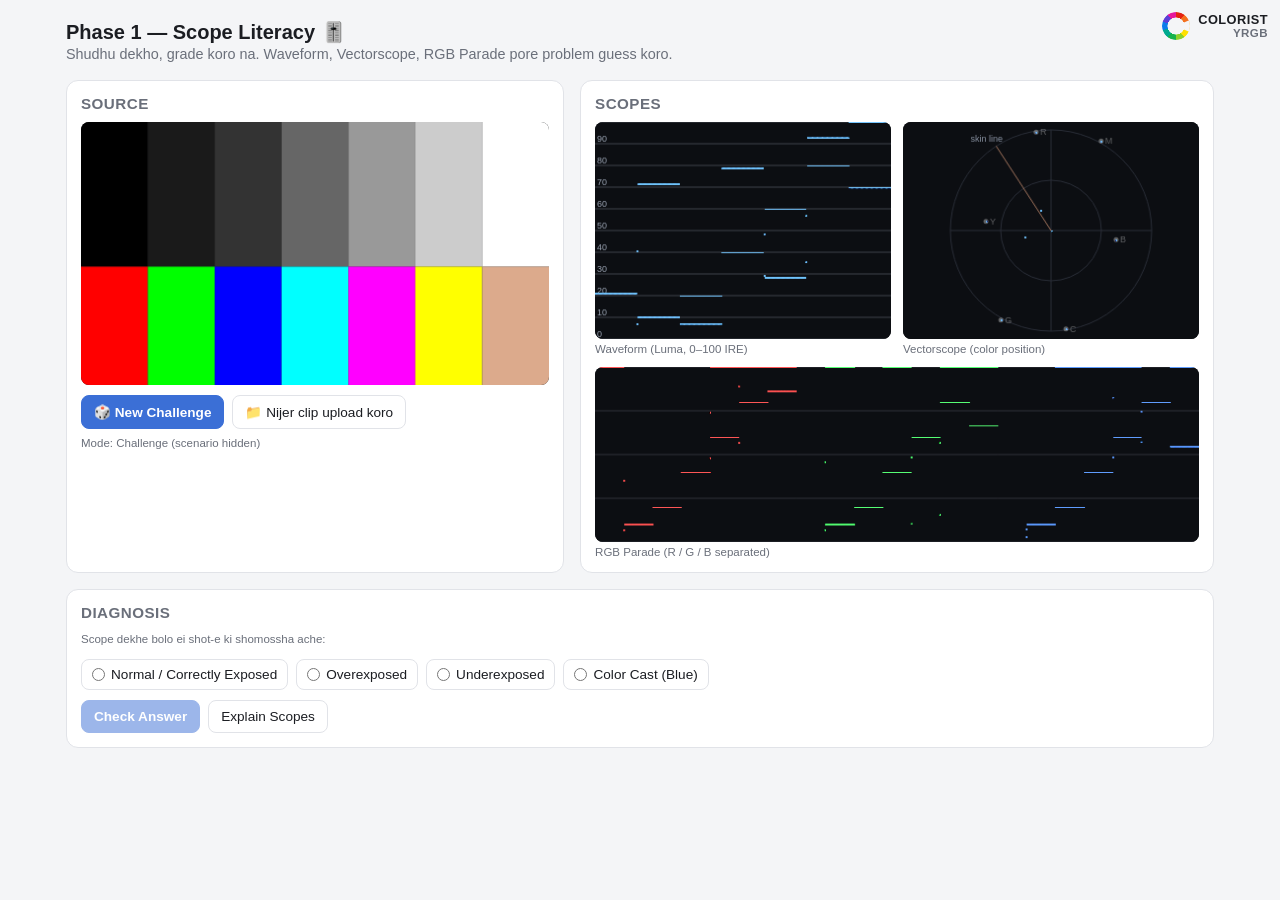
<file: phase1-scope-literacy.html>
<!DOCTYPE html>
<html lang="bn">
<head>
<meta charset="UTF-8">
<meta name="viewport" content="width=device-width, initial-scale=1, viewport-fit=cover">
<title>Phase 1 — Scope Literacy | Grade School Interactive</title>
<style>
:root{
  --bg:#f4f5f7; --panel:#ffffff; --text:#1b1d22; --muted:#6a6f7a; --border:#e1e3e8;
  --accent:#3b6fd6; --good:#1f9254; --bad:#d6453b; --mono:ui-monospace,Menlo,Consolas,monospace;
  --scope-bg:#0c0e12; --scope-grid:#2a2e38; --scope-text:#9aa3b2;
  color-scheme: light;
}
@media (prefers-color-scheme: dark){
  :root:not([data-theme="light"]){
    --bg:#15171c; --panel:#1d2026; --text:#eceef2; --muted:#9499a3; --border:#2b2e36;
    --scope-bg:#000000; --scope-grid:#262a33; --scope-text:#8a93a3;
    color-scheme: dark;
  }
}
:root[data-theme="dark"]{
  --bg:#15171c; --panel:#1d2026; --text:#eceef2; --muted:#9499a3; --border:#2b2e36;
  --scope-bg:#000000; --scope-grid:#262a33; --scope-text:#8a93a3;
  color-scheme: dark;
}
*{box-sizing:border-box;}
html,body{height:100%;}
body{
  margin:0; background:var(--bg); color:var(--text);
  font-family:-apple-system,BlinkMacSystemFont,"Segoe UI",Roboto,sans-serif;
  padding-top:env(safe-area-inset-top,0px); padding-bottom:env(safe-area-inset-bottom,0px);
}
.wrap{max-width:1180px;margin:0 auto;padding:20px 16px 40px;}
h1{font-size:1.25rem;margin:0 0 2px;}
.sub{color:var(--muted);font-size:.9rem;margin-bottom:18px;}
.grid{display:grid;grid-template-columns:1.1fr 1.4fr;gap:16px;}
@media (max-width:860px){.grid{grid-template-columns:1fr;}}
.panel{background:var(--panel);border:1px solid var(--border);border-radius:12px;padding:14px;}
.panel h2{font-size:.95rem;margin:0 0 10px;color:var(--muted);font-weight:600;text-transform:uppercase;letter-spacing:.03em;}
canvas{width:100%;height:auto;display:block;border-radius:8px;background:var(--scope-bg);}
.srcbox{position:relative;}
#srcCanvas{aspect-ratio:16/9;}
.btnrow{display:flex;flex-wrap:wrap;gap:8px;margin-top:10px;}
button{
  font:inherit;font-size:.85rem;padding:8px 12px;border-radius:8px;border:1px solid var(--border);
  background:var(--panel);color:var(--text);cursor:pointer;
}
button.primary{background:var(--accent);border-color:var(--accent);color:#fff;font-weight:600;}
button:disabled{opacity:.5;cursor:default;}
.filebtn{position:relative;overflow:hidden;}
.filebtn input{position:absolute;inset:0;opacity:0;cursor:pointer;}
.scopes{display:grid;grid-template-columns:1fr 1fr;gap:12px;}
.scopes .full{grid-column:1 / -1;}
.scopecap{font-size:.72rem;color:var(--muted);margin-top:4px;}
.quiz{margin-top:16px;}
.opts{display:flex;flex-wrap:wrap;gap:8px;margin:10px 0;}
.opt{display:flex;align-items:center;gap:6px;border:1px solid var(--border);padding:7px 10px;border-radius:8px;cursor:pointer;font-size:.85rem;}
.opt input{margin:0;}
.opt.sel{border-color:var(--accent);background:color-mix(in srgb, var(--accent) 12%, transparent);}
.feedback{margin-top:10px;padding:10px 12px;border-radius:8px;font-size:.88rem;display:none;}
.feedback.show{display:block;}
.feedback.ok{background:color-mix(in srgb, var(--good) 15%, transparent);border:1px solid var(--good);}
.feedback.no{background:color-mix(in srgb, var(--bad) 15%, transparent);border:1px solid var(--bad);}
.tag{display:inline-block;font-size:.72rem;font-family:var(--mono);background:var(--border);padding:2px 7px;border-radius:999px;margin-left:6px;color:var(--muted);}
.legend{font-size:.72rem;color:var(--muted);line-height:1.5;margin-top:6px;}
.brand-badge{position:fixed;top:calc(env(safe-area-inset-top,0px) + 12px);right:12px;display:flex;align-items:center;gap:8px;z-index:50;}
.brand-wheel{position:relative;width:28px;height:28px;flex:none;}
.brand-wheel .ring{position:absolute;inset:0;border-radius:50%;background:conic-gradient(#e42313 0deg 36deg,#f3701e 36deg 72deg,#f6a800 72deg 108deg,#ffe000 108deg 144deg,#8ed12b 144deg 180deg,#16b24c 180deg 216deg,#00a98f 216deg 252deg,#0b7bea 252deg 288deg,#5b3fd6 288deg 324deg,#e6189c 324deg 360deg);-webkit-mask:radial-gradient(circle,transparent 42%,#000 44%);mask:radial-gradient(circle,transparent 42%,#000 44%);}
.brand-wheel .gap{position:absolute;inset:0;border-radius:50%;background:var(--bg);clip-path:polygon(50% 50%,100% 28%,100% 72%);}
.brand-name{font-size:.72rem;font-weight:700;letter-spacing:.04em;color:var(--muted);line-height:1.1;text-align:right;}
.brand-name b{display:block;color:var(--text);font-size:.8rem;}
@media (max-width:480px){.brand-name{display:none;}}
</style>
<link rel="stylesheet" href="responsive.css">
<script src="responsive.js" defer></script>
</head>
<body>
<div class="brand-badge"><div class="brand-wheel"><div class="ring"></div><div class="gap"></div></div><div class="brand-name"><b>COLORIST</b>YRGB</div></div>
<div class="wrap">
<nav class="lesson-nav" aria-label="Course navigation"><details><summary>Course menu</summary><div class="course-links">
<a href="index.html">Course home</a>
<a href="phase1-scope-literacy.html" aria-current="page">01 — Scope Literacy</a>
<a href="phase2-exposure-correction.html">02 — Exposure Correction</a>
<a href="phase3-white-balance.html">03 — White Balance</a>
<a href="phase4-contrast-range.html">04 — Contrast &amp; Dynamic Range</a>
<a href="phase5-saturation-skintone.html">05 — Saturation &amp; Skin Tone</a>
<a href="phase6-legal-gamut.html">06 — Legal Range &amp; Gamut Check</a>
<a href="phase7-shot-matching.html">07 — Shot Matching</a>
<a href="phase8-creative-look.html">08 — Creative Look &amp; Scope Discipline</a>
<a href="phase9-blind-diagnosis.html">09 — Blind Diagnosis Mode</a>
<a href="phase10-certification.html">10 — Final Certification Project</a>
</div></details></nav>

  <h1>Phase 1 — Scope Literacy 🎚️</h1>
  <div class="sub">Shudhu dekho, grade koro na. Waveform, Vectorscope, RGB Parade pore problem guess koro.</div>

  <div class="grid">
    <div class="panel">
      <h2>Source</h2>
      <div class="srcbox"><canvas id="srcCanvas" width="480" height="270"></canvas></div>
      <div class="btnrow">
        <button class="primary" id="newChallengeBtn">🎲 New Challenge</button>
        <button class="filebtn">📁 Nijer clip upload koro
          <input type="file" id="fileInput" accept="video/*,image/*">
        </button>
      </div>
      <div class="legend" id="modeLabel">Mode: Challenge (scenario hidden)</div>
    </div>

    <div class="panel">
      <h2>Scopes</h2>
      <div class="scopes">
        <div>
          <canvas id="wfCanvas" width="300" height="220"></canvas>
          <div class="scopecap">Waveform (Luma, 0–100 IRE)</div>
        </div>
        <div>
          <canvas id="vsCanvas" width="300" height="220"></canvas>
          <div class="scopecap">Vectorscope (color position)</div>
        </div>
        <div class="full">
          <canvas id="prCanvas" width="620" height="180"></canvas>
          <div class="scopecap">RGB Parade (R / G / B separated)</div>
        </div>
      </div>
    </div>
  </div>

  <div class="panel quiz" id="quizPanel">
    <h2>Diagnosis</h2>
    <div class="legend">Scope dekhe bolo ei shot-e ki shomossha ache:</div>
    <div class="opts" id="opts"></div>
    <div class="btnrow">
      <button class="primary" id="checkBtn" disabled>Check Answer</button>
      <button id="revealBtn">Explain Scopes</button>
    </div>
    <div class="feedback" id="feedback"></div>
  </div>
</div>

<script>
const srcCanvas = document.getElementById('srcCanvas'), srcCtx = srcCanvas.getContext('2d');
const wfCanvas = document.getElementById('wfCanvas'), wfCtx = wfCanvas.getContext('2d');
const vsCanvas = document.getElementById('vsCanvas'), vsCtx = vsCanvas.getContext('2d');
const prCanvas = document.getElementById('prCanvas'), prCtx = prCanvas.getContext('2d');
const W = srcCanvas.width, H = srcCanvas.height;

const SCENARIOS = {
  normal: { label:'Normal / Correctly Exposed', offset:0, cast:[0,0,0],
    explain:'Grayscale patches-er waveform shoman step e 0 theke 100 IRE porjonto chorano, kono clip/crush nai. Vectorscope-e neutral patches center-e.' },
  overexposed: { label:'Overexposed', offset:42, cast:[0,0,0],
    explain:'Waveform-er upor dike shob highlight patches 100 IRE-e giye clip hoyeche (flat line top-e) — ei flat-top ta overexposure-er signature.' },
  underexposed: { label:'Underexposed', offset:-42, cast:[0,0,0],
    explain:'Waveform-er nicher dike shadow patches 0 IRE-e giye crush hoyeche (flat line bottom-e), ar overall waveform niche shift kore gache.' },
  colorcast: { label:'Color Cast (Blue)', offset:0, cast:[-28,-6,34],
    explain:'Luma/waveform shothik thakleo, neutral grayscale patches vectorscope-e center theke blue/cyan dike shore gache — eita pure color cast, exposure problem na.' }
};
const KEYS = Object.keys(SCENARIOS);
let currentKey = null, usingVideo = false, videoEl = null, rafId = null;

function clamp(v){return Math.max(0,Math.min(255,v));}

function drawChart(key){
  const sc = SCENARIOS[key];
  srcCtx.fillStyle = '#202225'; srcCtx.fillRect(0,0,W,H);
  const grayIRE = [0,10,20,40,60,80,100];
  const gw = W/grayIRE.length;
  grayIRE.forEach((ire,i)=>{
    let v = clamp(ire*2.55 + sc.offset);
    let r=clamp(v+sc.cast[0]), g=clamp(v+sc.cast[1]), b=clamp(v+sc.cast[2]);
    srcCtx.fillStyle = `rgb(${r},${g},${b})`;
    srcCtx.fillRect(i*gw,0,gw,H*0.55);
  });
  const bars = [[255,0,0],[0,255,0],[0,0,255],[0,255,255],[255,0,255],[255,255,0],[220,170,140]];
  const bw = W/bars.length;
  bars.forEach((col,i)=>{
    let r=clamp(col[0]+sc.offset+sc.cast[0]), g=clamp(col[1]+sc.offset+sc.cast[1]), b=clamp(col[2]+sc.offset+sc.cast[2]);
    srcCtx.fillStyle = `rgb(${r},${g},${b})`;
    srcCtx.fillRect(i*bw,H*0.55,bw,H*0.45);
  });
}

function newChallenge(){
  usingVideo = false; stopVideoLoop();
  currentKey = KEYS[Math.floor(Math.random()*KEYS.length)];
  drawChart(currentKey);
  computeScopes();
  resetQuiz();
  document.querySelector('#quizPanel').style.opacity='';
  document.querySelector('#quizPanel').style.pointerEvents='';
  document.getElementById('modeLabel').textContent = 'Mode: Challenge (scenario hidden)';
}

function computeScopes(){
  const data = srcCtx.getImageData(0,0,W,H).data;
  drawWaveform(data); drawVectorscope(data); drawParade(data);
}

function clearScope(ctx,cv){
  ctx.fillStyle = 'var(--scope-bg)';
  ctx.fillStyle = getComputedStyle(document.body).getPropertyValue('--scope-bg') || '#000';
  ctx.fillRect(0,0,cv.width,cv.height);
}

function drawWaveform(data){
  clearScope(wfCtx,wfCanvas);
  const cw=wfCanvas.width, ch=wfCanvas.height;
  wfCtx.strokeStyle = 'rgba(154,163,178,0.35)'; wfCtx.lineWidth=1; wfCtx.font='9px sans-serif'; wfCtx.fillStyle='#9aa3b2';
  for(let i=0;i<=10;i++){
    const y = ch - (i/10)*ch;
    wfCtx.beginPath(); wfCtx.moveTo(0,y); wfCtx.lineTo(cw,y); wfCtx.stroke();
    wfCtx.fillText(i*10, 2, y-2);
  }
  wfCtx.fillStyle = 'rgba(120,200,255,0.5)';
  const stepX=2, stepY=3;
  for(let y=0;y<H;y+=stepY){
    for(let x=0;x<W;x+=stepX){
      const idx=(y*W+x)*4;
      const r=data[idx], g=data[idx+1], b=data[idx+2];
      const luma = (0.2126*r+0.7152*g+0.0722*b)/255*100;
      const px = (x/W)*cw, py = ch - (luma/100)*ch;
      wfCtx.fillRect(px,py,1,1);
    }
  }
}

function drawVectorscope(data){
  clearScope(vsCtx,vsCanvas);
  const cx=vsCanvas.width/2, cy=vsCanvas.height/2, R=Math.min(cx,cy)-8;
  vsCtx.strokeStyle='#2a2e38'; vsCtx.lineWidth=1;
  vsCtx.beginPath(); vsCtx.arc(cx,cy,R,0,Math.PI*2); vsCtx.stroke();
  vsCtx.beginPath(); vsCtx.arc(cx,cy,R*0.5,0,Math.PI*2); vsCtx.stroke();
  vsCtx.beginPath(); vsCtx.moveTo(cx-R,cy); vsCtx.lineTo(cx+R,cy);
  vsCtx.moveTo(cx,cy-R); vsCtx.lineTo(cx,cy+R); vsCtx.stroke();
  // skin tone line ~123 degrees
  const ang = (123)*Math.PI/180;
  vsCtx.strokeStyle='rgba(255,180,140,0.6)';
  vsCtx.beginPath(); vsCtx.moveTo(cx,cy); vsCtx.lineTo(cx+R*Math.cos(ang), cy-R*Math.sin(ang)); vsCtx.stroke();
  vsCtx.fillStyle='#8a93a3'; vsCtx.font='9px sans-serif'; vsCtx.fillText('skin line', cx+R*Math.cos(ang)-26, cy-R*Math.sin(ang)-4);
  // target dots for pure colors
  const targets = {R:[255,0,0],G:[0,255,0],B:[0,0,255],C:[0,255,255],M:[255,0,255],Y:[255,255,0]};
  vsCtx.font='9px sans-serif';
  for(const [label,[r,g,b]] of Object.entries(targets)){
    const y=0.2126*r+0.7152*g+0.0722*b;
    const u=(b-y)*0.492, v=(r-y)*0.877;
    const scale = R/180;
    const px=cx+u*scale, py=cy-v*scale;
    vsCtx.fillStyle='rgba(255,255,255,0.35)';
    vsCtx.beginPath(); vsCtx.arc(px,py,2.5,0,Math.PI*2); vsCtx.fill();
    vsCtx.fillText(label, px+4, py+3);
  }
  // sample pixels
  vsCtx.fillStyle='rgba(120,200,255,0.5)';
  const stepX=4, stepY=5, scale=R/180;
  for(let y=0;y<H;y+=stepY){
    for(let x=0;x<W;x+=stepX){
      const idx=(y*W+x)*4;
      const r=data[idx], g=data[idx+1], b=data[idx+2];
      const Y=0.2126*r+0.7152*g+0.0722*b;
      const u=(b-Y)*0.492, v=(r-Y)*0.877;
      vsCtx.fillRect(cx+u*scale, cy-v*scale, 1,1);
    }
  }
}

function drawParade(data){
  clearScope(prCtx,prCanvas);
  const cw=prCanvas.width, ch=prCanvas.height, third=cw/3;
  const chans=[{i:0,col:'rgba(255,90,90,0.5)'},{i:1,col:'rgba(90,255,120,0.5)'},{i:2,col:'rgba(100,160,255,0.5)'}];
  prCtx.strokeStyle='rgba(154,163,178,0.25)';
  for(let c=0;c<3;c++){
    for(let i=0;i<=4;i++){
      const y=ch-(i/4)*ch;
      prCtx.beginPath(); prCtx.moveTo(c*third,y); prCtx.lineTo(c*third+third,y); prCtx.stroke();
    }
  }
  const stepX=2, stepY=3;
  chans.forEach(ch_=>{
    prCtx.fillStyle=ch_.col;
    for(let y=0;y<H;y+=stepY){
      for(let x=0;x<W;x+=stepX){
        const idx=(y*W+x)*4;
        const val=data[idx+ch_.i]/255*100;
        const px = ch_.i*third + (x/W)*third;
        const py = ch - (val/100)*ch;
        prCtx.fillRect(px,py,1,1);
      }
    }
  });
}

// quiz
function resetQuiz(){
  const opts = document.getElementById('opts'); opts.innerHTML='';
  KEYS.forEach(k=>{
    const label=document.createElement('label'); label.className='opt';
    label.innerHTML = `<input type="radio" name="guess" value="${k}"> ${SCENARIOS[k].label}`;
    opts.appendChild(label);
  });
  opts.querySelectorAll('input').forEach(inp=>inp.addEventListener('change',()=>{
    opts.querySelectorAll('.opt').forEach(o=>o.classList.remove('sel'));
    inp.closest('.opt').classList.add('sel');
    document.getElementById('checkBtn').disabled=false;
  }));
  const fb=document.getElementById('feedback'); fb.className='feedback'; fb.textContent='';
}

document.getElementById('checkBtn').addEventListener('click', ()=>{
  if(!currentKey) return;
  const chosen = document.querySelector('input[name="guess"]:checked');
  if(!chosen) return;
  const fb=document.getElementById('feedback');
  const correct = chosen.value===currentKey;
  fb.className='feedback show '+(correct?'ok':'no');
  fb.innerHTML = (correct? '✅ Thik ache!' : '❌ Thik na.') +
    ` <span class="tag">Actual: ${SCENARIOS[currentKey].label}</span><br>${SCENARIOS[currentKey].explain}`;
});
document.getElementById('revealBtn').addEventListener('click', ()=>{
  if(!currentKey) return;
  const fb=document.getElementById('feedback');
  fb.className='feedback show ok';
  fb.innerHTML = `<span class="tag">${SCENARIOS[currentKey].label}</span><br>${SCENARIOS[currentKey].explain}`;
});

document.getElementById('newChallengeBtn').addEventListener('click', newChallenge);

// upload / free practice
function stopVideoLoop(){ if(rafId){cancelAnimationFrame(rafId); rafId=null;} if(videoEl){videoEl.pause();} }
document.getElementById('fileInput').addEventListener('change', (e)=>{
  const file=e.target.files[0]; if(!file) return;
  const url=URL.createObjectURL(file);
  document.getElementById('modeLabel').textContent = 'Mode: Free Practice (tomar footage)';
  document.querySelector('#quizPanel').style.opacity='0.45';
  document.querySelector('#quizPanel').style.pointerEvents='none';
  currentKey=null;
  if(file.type.startsWith('image/')){
    usingVideo=false; stopVideoLoop();
    const img=new Image();
    img.onload=()=>{ srcCtx.drawImage(img,0,0,W,H); computeScopes(); };
    img.src=url;
  } else {
    usingVideo=true;
    videoEl = document.createElement('video');
    videoEl.src=url; videoEl.muted=true; videoEl.loop=true; videoEl.playsInline=true;
    videoEl.addEventListener('loadeddata', ()=>{
      videoEl.play();
      const loop=()=>{ srcCtx.drawImage(videoEl,0,0,W,H); computeScopes(); rafId=requestAnimationFrame(loop); };
      loop();
    });
  }
});

newChallenge();
</script>
</body>
</html>
</file>
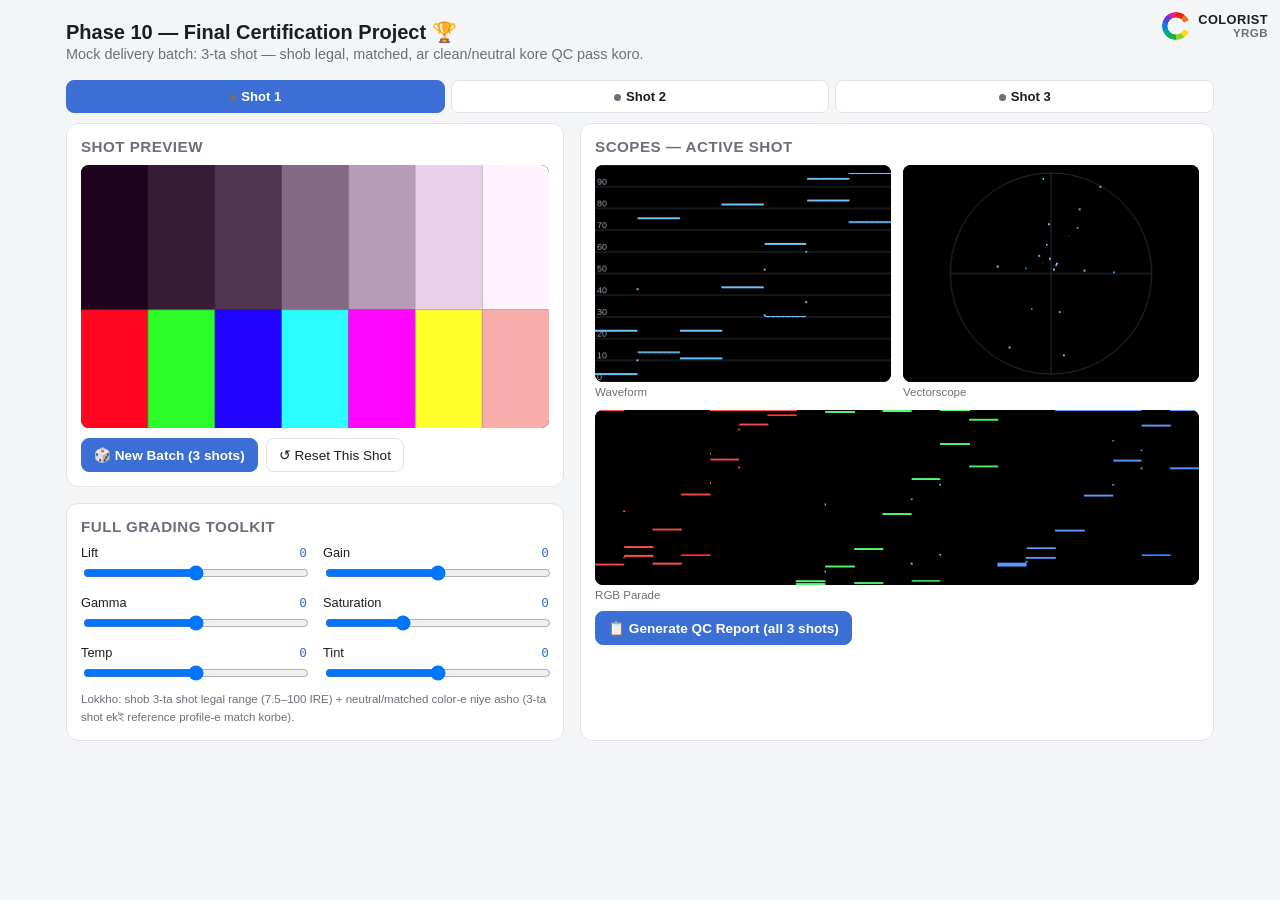
<file: phase10-certification.html>
<!DOCTYPE html>
<html lang="bn">
<head>
<meta charset="UTF-8">
<meta name="viewport" content="width=device-width, initial-scale=1, viewport-fit=cover">
<title>Phase 10 — Final Certification | Grade School Interactive</title>
<style>
:root{
  --bg:#f4f5f7; --panel:#ffffff; --text:#1b1d22; --muted:#6a6f7a; --border:#e1e3e8;
  --accent:#3b6fd6; --good:#1f9254; --bad:#d6453b; --mono:ui-monospace,Menlo,Consolas,monospace;
  --scope-bg:#0c0e12; color-scheme: light;
}
@media (prefers-color-scheme: dark){
  :root:not([data-theme="light"]){ --bg:#15171c; --panel:#1d2026; --text:#eceef2; --muted:#9499a3; --border:#2b2e36; --scope-bg:#000000; color-scheme: dark; }
}
:root[data-theme="dark"]{ --bg:#15171c; --panel:#1d2026; --text:#eceef2; --muted:#9499a3; --border:#2b2e36; --scope-bg:#000000; color-scheme: dark; }
*{box-sizing:border-box;}
html,body{height:100%;}
body{margin:0;background:var(--bg);color:var(--text);font-family:-apple-system,BlinkMacSystemFont,"Segoe UI",Roboto,sans-serif;
  padding-top:env(safe-area-inset-top,0px);padding-bottom:env(safe-area-inset-bottom,0px);}
.wrap{max-width:1180px;margin:0 auto;padding:20px 16px 40px;}
h1{font-size:1.25rem;margin:0 0 2px;}
.sub{color:var(--muted);font-size:.9rem;margin-bottom:18px;}
.grid{display:grid;grid-template-columns:1.1fr 1.4fr;gap:16px;}
@media (max-width:860px){.grid{grid-template-columns:1fr;}}
.panel{background:var(--panel);border:1px solid var(--border);border-radius:12px;padding:14px;margin-bottom:16px;}
.panel h2{font-size:.95rem;margin:0 0 10px;color:var(--muted);font-weight:600;text-transform:uppercase;letter-spacing:.03em;}
canvas{width:100%;height:auto;display:block;border-radius:8px;background:var(--scope-bg);}
#srcCanvas{aspect-ratio:16/9;}
.tabs{display:flex;gap:6px;margin-bottom:10px;}
.tab{flex:1;padding:8px;border-radius:8px;border:1px solid var(--border);background:var(--panel);cursor:pointer;font-size:.82rem;text-align:center;font-weight:600;}
.tab.active{background:var(--accent);color:#fff;border-color:var(--accent);}
.tab .dot{display:inline-block;width:7px;height:7px;border-radius:50%;margin-right:5px;background:var(--muted);}
.tab.done .dot{background:var(--good);}
.btnrow{display:flex;flex-wrap:wrap;gap:8px;margin-top:10px;}
button{font:inherit;font-size:.85rem;padding:8px 12px;border-radius:8px;border:1px solid var(--border);background:var(--panel);color:var(--text);cursor:pointer;}
button.primary{background:var(--accent);border-color:var(--accent);color:#fff;font-weight:600;}
.scopes{display:grid;grid-template-columns:1fr 1fr;gap:12px;}
.scopes .full{grid-column:1 / -1;}
.scopecap{font-size:.72rem;color:var(--muted);margin-top:4px;}
.sliders{display:grid;grid-template-columns:1fr 1fr;gap:10px 16px;}
.slider-row label{font-size:.8rem;display:flex;justify-content:space-between;margin-bottom:3px;}
.slider-row input[type=range]{width:100%;}
.val{font-family:var(--mono);color:var(--accent);}
.legend{font-size:.72rem;color:var(--muted);line-height:1.5;margin-top:6px;}
.score{font-size:1.6rem;font-weight:800;text-align:center;margin:6px 0;}
table{width:100%;border-collapse:collapse;font-size:.8rem;margin-top:8px;}
td,th{padding:4px 6px;border-bottom:1px solid var(--border);text-align:center;}
.pass{color:var(--good);font-weight:600;}
.fail{color:var(--bad);font-weight:600;}
.brand-badge{position:fixed;top:calc(env(safe-area-inset-top,0px) + 12px);right:12px;display:flex;align-items:center;gap:8px;z-index:50;}
.brand-wheel{position:relative;width:28px;height:28px;flex:none;}
.brand-wheel .ring{position:absolute;inset:0;border-radius:50%;background:conic-gradient(#e42313 0deg 36deg,#f3701e 36deg 72deg,#f6a800 72deg 108deg,#ffe000 108deg 144deg,#8ed12b 144deg 180deg,#16b24c 180deg 216deg,#00a98f 216deg 252deg,#0b7bea 252deg 288deg,#5b3fd6 288deg 324deg,#e6189c 324deg 360deg);-webkit-mask:radial-gradient(circle,transparent 42%,#000 44%);mask:radial-gradient(circle,transparent 42%,#000 44%);}
.brand-wheel .gap{position:absolute;inset:0;border-radius:50%;background:var(--bg);clip-path:polygon(50% 50%,100% 28%,100% 72%);}
.brand-name{font-size:.72rem;font-weight:700;letter-spacing:.04em;color:var(--muted);line-height:1.1;text-align:right;}
.brand-name b{display:block;color:var(--text);font-size:.8rem;}
@media (max-width:480px){.brand-name{display:none;}}
.feedback{margin-top:10px;padding:10px 12px;border-radius:8px;font-size:.88rem;display:none;}
.feedback.show{display:block;}
.feedback.ok{background:color-mix(in srgb, var(--good) 15%, transparent);border:1px solid var(--good);}
.feedback.no{background:color-mix(in srgb, var(--bad) 15%, transparent);border:1px solid var(--bad);}
</style>
<link rel="stylesheet" href="responsive.css">
<script src="responsive.js" defer></script>
</head>
<body>
<div class="brand-badge"><div class="brand-wheel"><div class="ring"></div><div class="gap"></div></div><div class="brand-name"><b>COLORIST</b>YRGB</div></div>
<div class="wrap">
<nav class="lesson-nav" aria-label="Course navigation"><details><summary>Course menu</summary><div class="course-links">
<a href="index.html">Course home</a>
<a href="phase1-scope-literacy.html">01 — Scope Literacy</a>
<a href="phase2-exposure-correction.html">02 — Exposure Correction</a>
<a href="phase3-white-balance.html">03 — White Balance</a>
<a href="phase4-contrast-range.html">04 — Contrast &amp; Dynamic Range</a>
<a href="phase5-saturation-skintone.html">05 — Saturation &amp; Skin Tone</a>
<a href="phase6-legal-gamut.html">06 — Legal Range &amp; Gamut Check</a>
<a href="phase7-shot-matching.html">07 — Shot Matching</a>
<a href="phase8-creative-look.html">08 — Creative Look &amp; Scope Discipline</a>
<a href="phase9-blind-diagnosis.html">09 — Blind Diagnosis Mode</a>
<a href="phase10-certification.html" aria-current="page">10 — Final Certification Project</a>
</div></details></nav>

  <h1>Phase 10 — Final Certification Project 🏆</h1>
  <div class="sub">Mock delivery batch: 3-ta shot — shob legal, matched, ar clean/neutral kore QC pass koro.</div>

  <div class="tabs" id="tabs"></div>

  <div class="grid">
    <div>
      <div class="panel">
        <h2>Shot Preview</h2>
        <canvas id="srcCanvas" width="480" height="270"></canvas>
        <div class="btnrow">
          <button class="primary" id="newBatchBtn">🎲 New Batch (3 shots)</button>
          <button id="resetBtn">↺ Reset This Shot</button>
        </div>
      </div>
      <div class="panel">
        <h2>Full Grading Toolkit</h2>
        <div class="sliders">
          <div class="slider-row"><label>Lift <span class="val" id="liftVal">0</span></label><input type="range" id="lift" min="-50" max="50" value="0"></div>
          <div class="slider-row"><label>Gain <span class="val" id="gainVal">0</span></label><input type="range" id="gain" min="-50" max="50" value="0"></div>
          <div class="slider-row"><label>Gamma <span class="val" id="gammaVal">0</span></label><input type="range" id="gamma" min="-50" max="50" value="0"></div>
          <div class="slider-row"><label>Saturation <span class="val" id="satVal">0</span></label><input type="range" id="sat" min="-50" max="100" value="0"></div>
          <div class="slider-row"><label>Temp <span class="val" id="tempVal">0</span></label><input type="range" id="temp" min="-50" max="50" value="0"></div>
          <div class="slider-row"><label>Tint <span class="val" id="tintVal">0</span></label><input type="range" id="tint" min="-50" max="50" value="0"></div>
        </div>
        <div class="legend">Lokkho: shob 3-ta shot legal range (7.5–100 IRE) + neutral/matched color-e niye asho (3-ta shot ekই reference profile-e match korbe).</div>
      </div>
    </div>

    <div class="panel">
      <h2>Scopes — Active Shot</h2>
      <div class="scopes">
        <div><canvas id="wfCanvas" width="300" height="220"></canvas><div class="scopecap">Waveform</div></div>
        <div><canvas id="vsCanvas" width="300" height="220"></canvas><div class="scopecap">Vectorscope</div></div>
        <div class="full"><canvas id="prCanvas" width="620" height="180"></canvas><div class="scopecap">RGB Parade</div></div>
      </div>
      <div class="btnrow"><button class="primary" id="qcBtn">📋 Generate QC Report (all 3 shots)</button></div>
      <div class="score" id="scoreDisplay"></div>
      <table id="resultTable" style="display:none">
        <thead><tr><th>Shot</th><th>Checks Passed</th><th>Status</th></tr></thead>
        <tbody id="resultBody"></tbody>
      </table>
      <div class="feedback" id="feedback"></div>
    </div>
  </div>
</div>

<script>
const srcCanvas=document.getElementById('srcCanvas'), srcCtx=srcCanvas.getContext('2d');
const wfCanvas=document.getElementById('wfCanvas'), wfCtx=wfCanvas.getContext('2d');
const vsCanvas=document.getElementById('vsCanvas'), vsCtx=vsCanvas.getContext('2d');
const prCanvas=document.getElementById('prCanvas'), prCtx=prCanvas.getContext('2d');
const W=srcCanvas.width, H=srcCanvas.height;
const grayIRE=[0,10,20,40,60,80,100];
const PURE={R:[255,0,0],G:[0,255,0],B:[0,0,255],C:[0,255,255],M:[255,0,255],Y:[255,255,0]};
const barOrder=['R','G','B','C','M','Y'];
function clamp(v){return Math.max(0,Math.min(255,v));}
function toYUV(r,g,b){ const Y=0.2126*r+0.7152*g+0.0722*b; return [Y,(b-Y)*0.492,(r-Y)*0.877]; }
function fromYUV(Y,U,V){ const r=clamp(V/0.877+Y), b=clamp(U/0.492+Y); const g=clamp((Y-0.2126*r-0.0722*b)/0.7152); return [r,g,b]; }
function scaleSat(r,g,b,factor){ const [Y,U,V]=toYUV(r,g,b); return fromYUV(Y,U*factor,V*factor); }

let shots=[], active=0;

function buildRawChart(offset,mix,cast){
  const off=document.createElement('canvas'); off.width=W; off.height=H;
  const octx=off.getContext('2d');
  octx.fillStyle='#202225'; octx.fillRect(0,0,W,H);
  const gw=W/grayIRE.length;
  grayIRE.forEach((ire,i)=>{
    const v=clamp(ire*2.55+offset);
    const r=clamp(v+cast[0]), g=clamp(v+cast[1]), b=clamp(v+cast[2]);
    octx.fillStyle=`rgb(${r},${g},${b})`;
    octx.fillRect(i*gw,0,gw,H*0.55);
  });
  const bars=barOrder.map(k=>PURE[k]).concat([[220,170,140]]);
  const bw=W/bars.length;
  bars.forEach((col,i)=>{
    let [r,g,b]=scaleSat(col[0],col[1],col[2],mix);
    r=clamp(r+offset+cast[0]); g=clamp(g+offset+cast[1]); b=clamp(b+offset+cast[2]);
    octx.fillStyle=`rgb(${Math.round(r)},${Math.round(g)},${Math.round(b)})`;
    octx.fillRect(i*bw,H*0.55,bw,H*0.45);
  });
  return octx.getImageData(0,0,W,H);
}

function newBatch(){
  shots=[];
  for(let i=0;i<3;i++){
    const offset=-28+Math.random()*56, mix=0.55+Math.random()*0.8, cast=[-20+Math.random()*40,-14+Math.random()*28,-20+Math.random()*40];
    shots.push({ raw: buildRawChart(offset,mix,cast), ctrls:{lift:0,gain:0,gamma:0,sat:0,temp:0,tint:0}, done:false });
  }
  active=0;
  renderTabs();
  loadShot(0);
  document.getElementById('scoreDisplay').textContent='';
  document.getElementById('resultTable').style.display='none';
  document.getElementById('feedback').className='feedback';
}
function renderTabs(){
  const tabs=document.getElementById('tabs'); tabs.innerHTML='';
  shots.forEach((s,i)=>{
    const d=document.createElement('div');
    d.className='tab'+(i===active?' active':'')+(s.done?' done':'');
    d.innerHTML=`<span class="dot"></span>Shot ${i+1}`;
    d.addEventListener('click',()=>{ active=i; loadShot(i); renderTabs(); });
    tabs.appendChild(d);
  });
}
function loadShot(i){
  const s=shots[i];
  ['lift','gain','gamma','sat','temp','tint'].forEach(k=>{
    document.getElementById(k).value=s.ctrls[k];
    document.getElementById(k+'Val').textContent=s.ctrls[k];
  });
  regrade();
}

function applyAll(r,g,b,s){
  function expo(v){ let n=v/255; n=n+s.lift/100*0.5; n=n*(1+s.gain/100*0.6); n=Math.pow(Math.max(n,0.0001),1/(1+s.gamma/100*0.5)); return clamp(n*255); }
  r=expo(r); g=expo(g); b=expo(b);
  const tempOff=s.temp*0.6, tintOff=s.tint*0.7;
  r=clamp(r+tempOff+tintOff); g=clamp(g-2*tintOff); b=clamp(b-tempOff+tintOff);
  const satFactor=1+s.sat/100;
  [r,g,b]=scaleSat(r,g,b,satFactor);
  return [r,g,b];
}
['lift','gain','gamma','sat','temp','tint'].forEach(id=>{
  document.getElementById(id).addEventListener('input',(e)=>{
    document.getElementById(id+'Val').textContent=e.target.value;
    shots[active].ctrls[id]=+e.target.value;
    regrade();
  });
});
document.getElementById('resetBtn').addEventListener('click',()=>{
  shots[active].ctrls={lift:0,gain:0,gamma:0,sat:0,temp:0,tint:0};
  loadShot(active);
});

function gradeData(shot){
  const out=new ImageData(W,H);
  const src=shot.raw.data, dst=out.data;
  for(let i=0;i<src.length;i+=4){
    const [r,g,b]=applyAll(src[i],src[i+1],src[i+2],shot.ctrls);
    dst[i]=r; dst[i+1]=g; dst[i+2]=b; dst[i+3]=255;
  }
  return out;
}
function regrade(){
  if(!shots[active]) return;
  const out=gradeData(shots[active]);
  srcCtx.putImageData(out,0,0);
  computeScopes(out.data);
}

function computeScopes(data){ drawWaveform(data); drawVectorscope(data); drawParade(data); }
function clearScope(ctx,cv){ ctx.fillStyle='#000'; ctx.fillRect(0,0,cv.width,cv.height); }
function drawWaveform(data){
  clearScope(wfCtx,wfCanvas);
  const cw=wfCanvas.width, ch=wfCanvas.height;
  wfCtx.strokeStyle='rgba(154,163,178,0.3)'; wfCtx.font='9px sans-serif'; wfCtx.fillStyle='#9aa3b2';
  for(let i=0;i<=10;i++){ const y=ch-(i/10)*ch; wfCtx.beginPath(); wfCtx.moveTo(0,y); wfCtx.lineTo(cw,y); wfCtx.stroke(); wfCtx.fillText(i*10,2,y-2); }
  wfCtx.fillStyle='rgba(120,200,255,0.55)';
  for(let yy=0;yy<H;yy+=3){ for(let x=0;x<W;x+=2){
    const idx=(yy*W+x)*4; const r=data[idx],g=data[idx+1],b=data[idx+2];
    const luma=(0.2126*r+0.7152*g+0.0722*b)/255*100;
    wfCtx.fillRect((x/W)*cw, ch-(luma/100)*ch, 1,1);
  }}
}
function drawVectorscope(data){
  clearScope(vsCtx,vsCanvas);
  const cx=vsCanvas.width/2, cy=vsCanvas.height/2, R=Math.min(cx,cy)-8, scale=R/180;
  vsCtx.strokeStyle='#2a2e38';
  vsCtx.beginPath(); vsCtx.arc(cx,cy,R,0,Math.PI*2); vsCtx.stroke();
  vsCtx.beginPath(); vsCtx.moveTo(cx-R,cy); vsCtx.lineTo(cx+R,cy); vsCtx.moveTo(cx,cy-R); vsCtx.lineTo(cx,cy+R); vsCtx.stroke();
  vsCtx.fillStyle='rgba(120,200,255,0.55)';
  for(let yy=0;yy<H;yy+=4){ for(let x=0;x<W;x+=3){
    const idx=(yy*W+x)*4; const r=data[idx],g=data[idx+1],b=data[idx+2];
    const [Y,U,V]=toYUV(r,g,b);
    vsCtx.fillRect(cx+U*scale, cy-V*scale,1,1);
  }}
}
function drawParade(data){
  clearScope(prCtx,prCanvas);
  const cw=prCanvas.width, ch=prCanvas.height, third=cw/3;
  const chans=[{i:0,col:'rgba(255,90,90,0.5)'},{i:1,col:'rgba(90,255,120,0.5)'},{i:2,col:'rgba(100,160,255,0.5)'}];
  chans.forEach(c=>{
    prCtx.fillStyle=c.col;
    for(let yy=0;yy<H;yy+=3){ for(let x=0;x<W;x+=2){
      const idx=(yy*W+x)*4; const val=data[idx+c.i]/255*100;
      prCtx.fillRect(c.i*third+(x/W)*third, ch-(val/100)*ch,1,1);
    }}
  });
}

document.getElementById('qcBtn').addEventListener('click',()=>{
  const body=document.getElementById('resultBody'); body.innerHTML='';
  let totalChecks=0, totalPass=0;
  shots.forEach((shot,si)=>{
    const graded=gradeData(shot).data;
    let checks=0, passes=0;
    const gw=W/grayIRE.length;
    grayIRE.forEach((ire,i)=>{
      const cx=Math.floor((i+0.5)*gw), cy=Math.floor(H*0.27);
      const idx=(cy*W+cx)*4;
      const luma=(0.2126*graded[idx]+0.7152*graded[idx+1]+0.0722*graded[idx+2])/255*100;
      checks++; if(luma>=7.3 && luma<=100.5 && Math.abs(luma-ire)<=9) passes++;
    });
    const bars=barOrder.concat(['Skin']);
    const bw=W/bars.length;
    bars.forEach((label,i)=>{
      const cx=Math.floor((i+0.5)*bw), cy=Math.floor(H*0.77);
      const idx=(cy*W+cx)*4;
      const [Y,U,V]=toYUV(graded[idx],graded[idx+1],graded[idx+2]);
      const col = label==='Skin' ? [220,170,140] : PURE[label];
      const [tY,tU,tV]=toYUV(col[0],col[1],col[2]);
      const dist=Math.sqrt((U-tU)**2+(V-tV)**2);
      checks++; if(dist<=18) passes++;
    });
    shot.done = passes===checks;
    totalChecks+=checks; totalPass+=passes;
    const tr=document.createElement('tr');
    const shotPass = passes===checks;
    tr.innerHTML=`<td>Shot ${si+1}</td><td>${passes}/${checks}</td><td class="${shotPass?'pass':'fail'}">${shotPass?'✅ PASS':'❌ FAIL'}</td>`;
    body.appendChild(tr);
  });
  renderTabs();
  document.getElementById('resultTable').style.display='table';
  const pct=Math.round(totalPass/totalChecks*100);
  const scoreEl=document.getElementById('scoreDisplay');
  scoreEl.textContent=pct+'%';
  scoreEl.style.color = pct>=90?'var(--good)':(pct>=70?'var(--accent)':'var(--bad)');
  const fb=document.getElementById('feedback');
  const certified = pct>=90;
  fb.className='feedback show '+(certified?'ok':'no');
  fb.innerHTML = certified
    ? `🏆 Certified! ${pct}% checks passed — ei batch client-delivery-ready. Congratulations, Grade School Interactive complete!`
    : `${pct}% checks passed — 90%+ dorkar certification-er jonno. Fail hoya shot-gulo-r tab-e giye waveform/vectorscope dekhe aro fine-tune koro.`;
});

newBatch();
document.getElementById('newBatchBtn').addEventListener('click', newBatch);
</script>
</body>
</html>
</file>
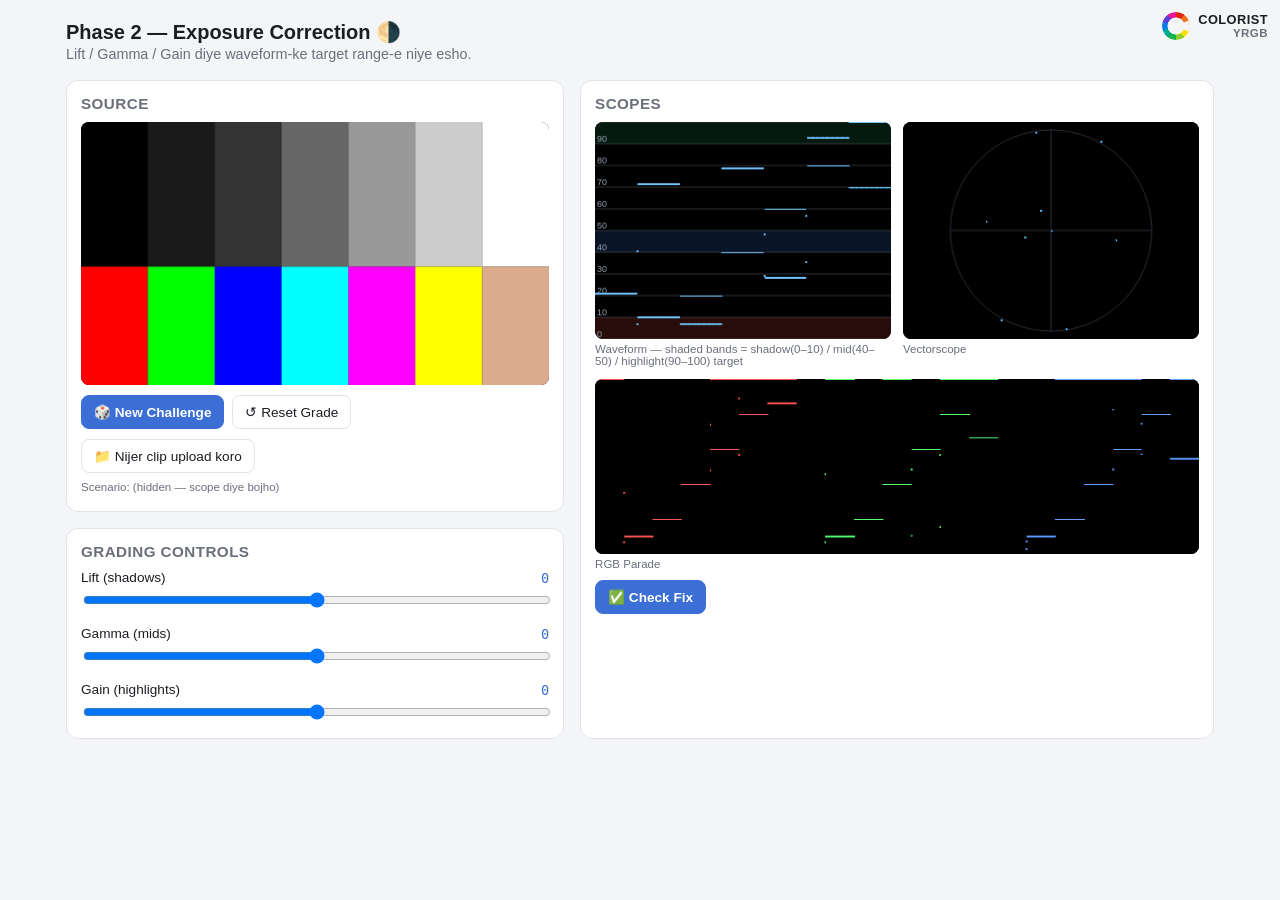
<file: phase2-exposure-correction.html>
<!DOCTYPE html>
<html lang="bn">
<head>
<meta charset="UTF-8">
<meta name="viewport" content="width=device-width, initial-scale=1, viewport-fit=cover">
<title>Phase 2 — Exposure Correction | Grade School Interactive</title>
<style>
:root{
  --bg:#f4f5f7; --panel:#ffffff; --text:#1b1d22; --muted:#6a6f7a; --border:#e1e3e8;
  --accent:#3b6fd6; --good:#1f9254; --bad:#d6453b; --mono:ui-monospace,Menlo,Consolas,monospace;
  --scope-bg:#0c0e12; color-scheme: light;
}
@media (prefers-color-scheme: dark){
  :root:not([data-theme="light"]){ --bg:#15171c; --panel:#1d2026; --text:#eceef2; --muted:#9499a3; --border:#2b2e36; --scope-bg:#000000; color-scheme: dark; }
}
:root[data-theme="dark"]{ --bg:#15171c; --panel:#1d2026; --text:#eceef2; --muted:#9499a3; --border:#2b2e36; --scope-bg:#000000; color-scheme: dark; }
*{box-sizing:border-box;}
html,body{height:100%;}
body{margin:0;background:var(--bg);color:var(--text);font-family:-apple-system,BlinkMacSystemFont,"Segoe UI",Roboto,sans-serif;
  padding-top:env(safe-area-inset-top,0px);padding-bottom:env(safe-area-inset-bottom,0px);}
.wrap{max-width:1180px;margin:0 auto;padding:20px 16px 40px;}
h1{font-size:1.25rem;margin:0 0 2px;}
.sub{color:var(--muted);font-size:.9rem;margin-bottom:18px;}
.grid{display:grid;grid-template-columns:1.1fr 1.4fr;gap:16px;}
@media (max-width:860px){.grid{grid-template-columns:1fr;}}
.panel{background:var(--panel);border:1px solid var(--border);border-radius:12px;padding:14px;margin-bottom:16px;}
.panel h2{font-size:.95rem;margin:0 0 10px;color:var(--muted);font-weight:600;text-transform:uppercase;letter-spacing:.03em;}
canvas{width:100%;height:auto;display:block;border-radius:8px;background:var(--scope-bg);}
#srcCanvas{aspect-ratio:16/9;}
.btnrow{display:flex;flex-wrap:wrap;gap:8px;margin-top:10px;}
button{font:inherit;font-size:.85rem;padding:8px 12px;border-radius:8px;border:1px solid var(--border);background:var(--panel);color:var(--text);cursor:pointer;}
button.primary{background:var(--accent);border-color:var(--accent);color:#fff;font-weight:600;}
.filebtn{position:relative;overflow:hidden;}
.filebtn input{position:absolute;inset:0;opacity:0;cursor:pointer;}
.scopes{display:grid;grid-template-columns:1fr 1fr;gap:12px;}
.scopes .full{grid-column:1 / -1;}
.scopecap{font-size:.72rem;color:var(--muted);margin-top:4px;}
.sliders{display:flex;flex-direction:column;gap:14px;}
.slider-row label{font-size:.85rem;display:flex;justify-content:space-between;margin-bottom:4px;}
.slider-row input[type=range]{width:100%;}
.val{font-family:var(--mono);color:var(--accent);}
.legend{font-size:.72rem;color:var(--muted);line-height:1.5;margin-top:6px;}
.brand-badge{position:fixed;top:calc(env(safe-area-inset-top,0px) + 12px);right:12px;display:flex;align-items:center;gap:8px;z-index:50;}
.brand-wheel{position:relative;width:28px;height:28px;flex:none;}
.brand-wheel .ring{position:absolute;inset:0;border-radius:50%;background:conic-gradient(#e42313 0deg 36deg,#f3701e 36deg 72deg,#f6a800 72deg 108deg,#ffe000 108deg 144deg,#8ed12b 144deg 180deg,#16b24c 180deg 216deg,#00a98f 216deg 252deg,#0b7bea 252deg 288deg,#5b3fd6 288deg 324deg,#e6189c 324deg 360deg);-webkit-mask:radial-gradient(circle,transparent 42%,#000 44%);mask:radial-gradient(circle,transparent 42%,#000 44%);}
.brand-wheel .gap{position:absolute;inset:0;border-radius:50%;background:var(--bg);clip-path:polygon(50% 50%,100% 28%,100% 72%);}
.brand-name{font-size:.72rem;font-weight:700;letter-spacing:.04em;color:var(--muted);line-height:1.1;text-align:right;}
.brand-name b{display:block;color:var(--text);font-size:.8rem;}
@media (max-width:480px){.brand-name{display:none;}}
table{width:100%;border-collapse:collapse;font-size:.8rem;margin-top:8px;}
td,th{padding:4px 6px;border-bottom:1px solid var(--border);text-align:center;}
.pass{color:var(--good);font-weight:600;}
.fail{color:var(--bad);font-weight:600;}
.feedback{margin-top:10px;padding:10px 12px;border-radius:8px;font-size:.88rem;display:none;}
.feedback.show{display:block;}
.feedback.ok{background:color-mix(in srgb, var(--good) 15%, transparent);border:1px solid var(--good);}
.feedback.no{background:color-mix(in srgb, var(--bad) 15%, transparent);border:1px solid var(--bad);}
</style>
<link rel="stylesheet" href="responsive.css">
<script src="responsive.js" defer></script>
</head>
<body>
<div class="brand-badge"><div class="brand-wheel"><div class="ring"></div><div class="gap"></div></div><div class="brand-name"><b>COLORIST</b>YRGB</div></div>
<div class="wrap">
<nav class="lesson-nav" aria-label="Course navigation"><details><summary>Course menu</summary><div class="course-links">
<a href="index.html">Course home</a>
<a href="phase1-scope-literacy.html">01 — Scope Literacy</a>
<a href="phase2-exposure-correction.html" aria-current="page">02 — Exposure Correction</a>
<a href="phase3-white-balance.html">03 — White Balance</a>
<a href="phase4-contrast-range.html">04 — Contrast &amp; Dynamic Range</a>
<a href="phase5-saturation-skintone.html">05 — Saturation &amp; Skin Tone</a>
<a href="phase6-legal-gamut.html">06 — Legal Range &amp; Gamut Check</a>
<a href="phase7-shot-matching.html">07 — Shot Matching</a>
<a href="phase8-creative-look.html">08 — Creative Look &amp; Scope Discipline</a>
<a href="phase9-blind-diagnosis.html">09 — Blind Diagnosis Mode</a>
<a href="phase10-certification.html">10 — Final Certification Project</a>
</div></details></nav>

  <h1>Phase 2 — Exposure Correction 🌗</h1>
  <div class="sub">Lift / Gamma / Gain diye waveform-ke target range-e niye esho.</div>

  <div class="grid">
    <div>
      <div class="panel">
        <h2>Source</h2>
        <canvas id="srcCanvas" width="480" height="270"></canvas>
        <div class="btnrow">
          <button class="primary" id="newChallengeBtn">🎲 New Challenge</button>
          <button id="resetBtn">↺ Reset Grade</button>
        </div>
        <div class="btnrow">
          <button class="filebtn">📁 Nijer clip upload koro
            <input type="file" id="fileInput" accept="video/*,image/*">
          </button>
        </div>
        <div class="legend" id="modeLabel">Scenario: —</div>
      </div>

      <div class="panel">
        <h2>Grading Controls</h2>
        <div class="sliders">
          <div class="slider-row">
            <label>Lift (shadows) <span class="val" id="liftVal">0</span></label>
            <input type="range" id="lift" min="-50" max="50" value="0">
          </div>
          <div class="slider-row">
            <label>Gamma (mids) <span class="val" id="gammaVal">0</span></label>
            <input type="range" id="gamma" min="-50" max="50" value="0">
          </div>
          <div class="slider-row">
            <label>Gain (highlights) <span class="val" id="gainVal">0</span></label>
            <input type="range" id="gain" min="-50" max="50" value="0">
          </div>
        </div>
      </div>
    </div>

    <div class="panel">
      <h2>Scopes</h2>
      <div class="scopes">
        <div>
          <canvas id="wfCanvas" width="300" height="220"></canvas>
          <div class="scopecap">Waveform — shaded bands = shadow(0–10) / mid(40–50) / highlight(90–100) target</div>
        </div>
        <div>
          <canvas id="vsCanvas" width="300" height="220"></canvas>
          <div class="scopecap">Vectorscope</div>
        </div>
        <div class="full">
          <canvas id="prCanvas" width="620" height="180"></canvas>
          <div class="scopecap">RGB Parade</div>
        </div>
      </div>

      <div class="btnrow"><button class="primary" id="checkBtn">✅ Check Fix</button></div>
      <table id="resultTable" style="display:none">
        <thead><tr><th>Target IRE</th><th>Current IRE</th><th>Status</th></tr></thead>
        <tbody id="resultBody"></tbody>
      </table>
      <div class="feedback" id="feedback"></div>
    </div>
  </div>
</div>

<script>
const srcCanvas=document.getElementById('srcCanvas'), srcCtx=srcCanvas.getContext('2d');
const wfCanvas=document.getElementById('wfCanvas'), wfCtx=wfCanvas.getContext('2d');
const vsCanvas=document.getElementById('vsCanvas'), vsCtx=vsCanvas.getContext('2d');
const prCanvas=document.getElementById('prCanvas'), prCtx=prCanvas.getContext('2d');
const W=srcCanvas.width, H=srcCanvas.height;
const grayIRE=[0,10,20,40,60,80,100];

const SCENARIOS={
  normal:{label:'Normal', offset:0},
  overexposed:{label:'Overexposed', offset:42},
  underexposed:{label:'Underexposed', offset:-42}
};
const KEYS=Object.keys(SCENARIOS);
let currentKey=null, rawData=null, usingVideo=false, videoEl=null, rafId=null;
function clamp(v){return Math.max(0,Math.min(255,v));}

function buildRawChart(key){
  const sc=SCENARIOS[key];
  const off=document.createElement('canvas'); off.width=W; off.height=H;
  const octx=off.getContext('2d');
  octx.fillStyle='#202225'; octx.fillRect(0,0,W,H);
  const gw=W/grayIRE.length;
  grayIRE.forEach((ire,i)=>{
    const v=clamp(ire*2.55+sc.offset);
    octx.fillStyle=`rgb(${v},${v},${v})`;
    octx.fillRect(i*gw,0,gw,H*0.55);
  });
  const bars=[[255,0,0],[0,255,0],[0,0,255],[0,255,255],[255,0,255],[255,255,0],[220,170,140]];
  const bw=W/bars.length;
  bars.forEach((col,i)=>{
    const r=clamp(col[0]+sc.offset), g=clamp(col[1]+sc.offset), b=clamp(col[2]+sc.offset);
    octx.fillStyle=`rgb(${r},${g},${b})`;
    octx.fillRect(i*bw,H*0.55,bw,H*0.45);
  });
  return octx.getImageData(0,0,W,H);
}

function newChallenge(){
  usingVideo=false; stopVideoLoop();
  currentKey=KEYS[Math.floor(Math.random()*KEYS.length)];
  rawData=buildRawChart(currentKey);
  document.getElementById('modeLabel').textContent='Scenario: (hidden — scope diye bojho)';
  resetSliders();
  regrade();
  hideResult();
}

function getSliders(){
  return {
    lift: +document.getElementById('lift').value,
    gamma: +document.getElementById('gamma').value,
    gain: +document.getElementById('gain').value
  };
}
function applyGrade(v,s){
  let n=v/255;
  n = n + s.lift/100*0.5;
  n = n * (1+s.gain/100*0.6);
  n = Math.pow(Math.max(n,0.0001), 1/(1+s.gamma/100*0.5));
  return clamp(n*255);
}

function regrade(){
  if(!rawData) return;
  const s=getSliders();
  const out=srcCtx.createImageData(W,H);
  const src=rawData.data, dst=out.data;
  for(let i=0;i<src.length;i+=4){
    dst[i]=applyGrade(src[i],s);
    dst[i+1]=applyGrade(src[i+1],s);
    dst[i+2]=applyGrade(src[i+2],s);
    dst[i+3]=255;
  }
  srcCtx.putImageData(out,0,0);
  computeScopes(dst);
}

function resetSliders(){
  ['lift','gamma','gain'].forEach(id=>{document.getElementById(id).value=0; document.getElementById(id+'Val').textContent='0';});
}
['lift','gamma','gain'].forEach(id=>{
  document.getElementById(id).addEventListener('input',(e)=>{
    document.getElementById(id+'Val').textContent=e.target.value;
    regrade();
  });
});
document.getElementById('resetBtn').addEventListener('click',()=>{resetSliders(); regrade();});

function computeScopes(data){ drawWaveform(data); drawVectorscope(data); drawParade(data); }

function clearScope(ctx,cv){ ctx.fillStyle='#000'; ctx.fillRect(0,0,cv.width,cv.height); }

function drawWaveform(data){
  clearScope(wfCtx,wfCanvas);
  const cw=wfCanvas.width, ch=wfCanvas.height;
  const bands=[[0,10,'rgba(214,69,59,0.18)'],[40,50,'rgba(59,111,214,0.18)'],[90,100,'rgba(31,146,84,0.18)']];
  bands.forEach(([lo,hi,col])=>{
    wfCtx.fillStyle=col;
    const y1=ch-(hi/100)*ch, y2=ch-(lo/100)*ch;
    wfCtx.fillRect(0,y1,cw,y2-y1);
  });
  wfCtx.strokeStyle='rgba(154,163,178,0.3)'; wfCtx.font='9px sans-serif'; wfCtx.fillStyle='#9aa3b2';
  for(let i=0;i<=10;i++){ const y=ch-(i/10)*ch; wfCtx.beginPath(); wfCtx.moveTo(0,y); wfCtx.lineTo(cw,y); wfCtx.stroke(); wfCtx.fillText(i*10,2,y-2); }
  wfCtx.fillStyle='rgba(120,200,255,0.55)';
  for(let y=0;y<H;y+=3){ for(let x=0;x<W;x+=2){
    const idx=(y*W+x)*4; const r=data[idx],g=data[idx+1],b=data[idx+2];
    const luma=(0.2126*r+0.7152*g+0.0722*b)/255*100;
    wfCtx.fillRect((x/W)*cw, ch-(luma/100)*ch, 1,1);
  }}
}
function drawVectorscope(data){
  clearScope(vsCtx,vsCanvas);
  const cx=vsCanvas.width/2, cy=vsCanvas.height/2, R=Math.min(cx,cy)-8;
  vsCtx.strokeStyle='#2a2e38';
  vsCtx.beginPath(); vsCtx.arc(cx,cy,R,0,Math.PI*2); vsCtx.stroke();
  vsCtx.beginPath(); vsCtx.moveTo(cx-R,cy); vsCtx.lineTo(cx+R,cy); vsCtx.moveTo(cx,cy-R); vsCtx.lineTo(cx,cy+R); vsCtx.stroke();
  vsCtx.fillStyle='rgba(120,200,255,0.5)';
  for(let y=0;y<H;y+=5){ for(let x=0;x<W;x+=4){
    const idx=(y*W+x)*4; const r=data[idx],g=data[idx+1],b=data[idx+2];
    const Y=0.2126*r+0.7152*g+0.0722*b; const u=(b-Y)*0.492, v=(r-Y)*0.877;
    const scale=R/180;
    vsCtx.fillRect(cx+u*scale, cy-v*scale,1,1);
  }}
}
function drawParade(data){
  clearScope(prCtx,prCanvas);
  const cw=prCanvas.width, ch=prCanvas.height, third=cw/3;
  const chans=[{i:0,col:'rgba(255,90,90,0.5)'},{i:1,col:'rgba(90,255,120,0.5)'},{i:2,col:'rgba(100,160,255,0.5)'}];
  chans.forEach(c=>{
    prCtx.fillStyle=c.col;
    for(let y=0;y<H;y+=3){ for(let x=0;x<W;x+=2){
      const idx=(y*W+x)*4; const val=data[idx+c.i]/255*100;
      prCtx.fillRect(c.i*third+(x/W)*third, ch-(val/100)*ch,1,1);
    }}
  });
}

function hideResult(){ document.getElementById('resultTable').style.display='none'; const fb=document.getElementById('feedback'); fb.className='feedback'; fb.textContent=''; }

document.getElementById('checkBtn').addEventListener('click',()=>{
  if(!rawData) return;
  const data=srcCtx.getImageData(0,0,W,H).data;
  const gw=W/grayIRE.length;
  const body=document.getElementById('resultBody'); body.innerHTML='';
  let allPass=true;
  grayIRE.forEach((ire,i)=>{
    const cx=Math.floor((i+0.5)*gw), cy=Math.floor(H*0.27);
    const idx=(cy*W+cx)*4;
    const luma=(0.2126*data[idx]+0.7152*data[idx+1]+0.0722*data[idx+2])/255*100;
    const pass=Math.abs(luma-ire)<=8;
    if(!pass) allPass=false;
    const tr=document.createElement('tr');
    tr.innerHTML=`<td>${ire}</td><td>${luma.toFixed(0)}</td><td class="${pass?'pass':'fail'}">${pass?'✅':'❌'}</td>`;
    body.appendChild(tr);
  });
  document.getElementById('resultTable').style.display='table';
  const fb=document.getElementById('feedback');
  fb.className='feedback show '+(allPass?'ok':'no');
  fb.innerHTML = allPass
    ? `✅ Shob patch target range-e ache! Ei shot-er scenario chhilo: <b>${SCENARIOS[currentKey].label}</b>.`
    : `❌ Kichu patch এখনো target IRE-e nei — waveform dekhe lift/gamma/gain আরো adjust koro.`;
});

function stopVideoLoop(){ if(rafId){cancelAnimationFrame(rafId); rafId=null;} if(videoEl){videoEl.pause();} }
document.getElementById('fileInput').addEventListener('change',(e)=>{
  const file=e.target.files[0]; if(!file) return;
  const url=URL.createObjectURL(file);
  currentKey=null;
  document.getElementById('modeLabel').textContent='Mode: Free Practice (tomar footage)';
  hideResult();
  if(file.type.startsWith('image/')){
    usingVideo=false; stopVideoLoop();
    const img=new Image();
    img.onload=()=>{
      const off=document.createElement('canvas'); off.width=W; off.height=H;
      const octx=off.getContext('2d'); octx.drawImage(img,0,0,W,H);
      rawData=octx.getImageData(0,0,W,H);
      resetSliders(); regrade();
    };
    img.src=url;
  } else {
    usingVideo=true;
    videoEl=document.createElement('video'); videoEl.src=url; videoEl.muted=true; videoEl.loop=true; videoEl.playsInline=true;
    videoEl.addEventListener('loadeddata',()=>{
      videoEl.play();
      const off=document.createElement('canvas'); off.width=W; off.height=H; const octx=off.getContext('2d');
      const loop=()=>{
        octx.drawImage(videoEl,0,0,W,H);
        rawData=octx.getImageData(0,0,W,H);
        regrade();
        rafId=requestAnimationFrame(loop);
      };
      loop();
    });
  }
});

newChallenge();
</script>
</body>
</html>
</file>
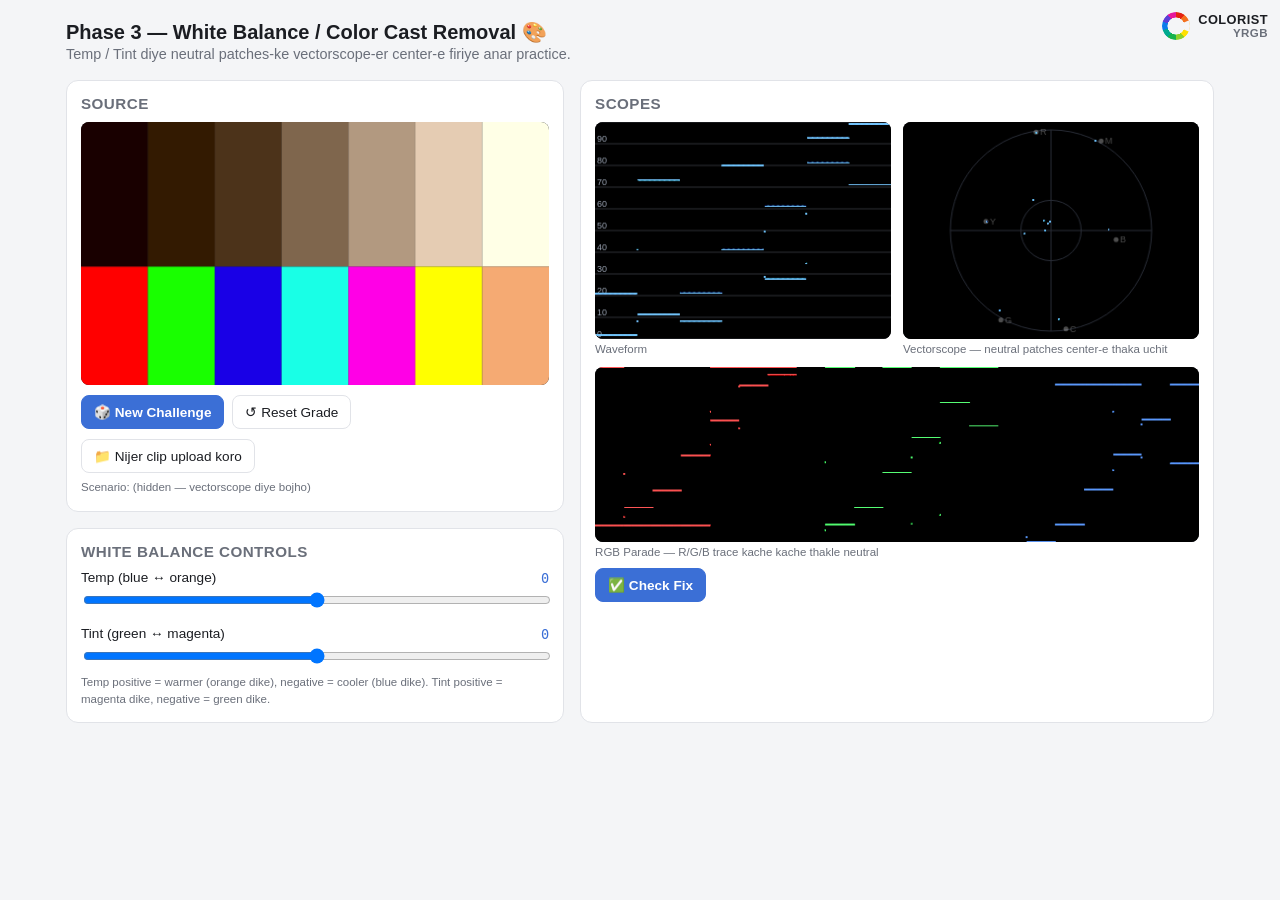
<file: phase3-white-balance.html>
<!DOCTYPE html>
<html lang="bn">
<head>
<meta charset="UTF-8">
<meta name="viewport" content="width=device-width, initial-scale=1, viewport-fit=cover">
<title>Phase 3 — White Balance | Grade School Interactive</title>
<style>
:root{
  --bg:#f4f5f7; --panel:#ffffff; --text:#1b1d22; --muted:#6a6f7a; --border:#e1e3e8;
  --accent:#3b6fd6; --good:#1f9254; --bad:#d6453b; --mono:ui-monospace,Menlo,Consolas,monospace;
  --scope-bg:#0c0e12; color-scheme: light;
}
@media (prefers-color-scheme: dark){
  :root:not([data-theme="light"]){ --bg:#15171c; --panel:#1d2026; --text:#eceef2; --muted:#9499a3; --border:#2b2e36; --scope-bg:#000000; color-scheme: dark; }
}
:root[data-theme="dark"]{ --bg:#15171c; --panel:#1d2026; --text:#eceef2; --muted:#9499a3; --border:#2b2e36; --scope-bg:#000000; color-scheme: dark; }
*{box-sizing:border-box;}
html,body{height:100%;}
body{margin:0;background:var(--bg);color:var(--text);font-family:-apple-system,BlinkMacSystemFont,"Segoe UI",Roboto,sans-serif;
  padding-top:env(safe-area-inset-top,0px);padding-bottom:env(safe-area-inset-bottom,0px);}
.wrap{max-width:1180px;margin:0 auto;padding:20px 16px 40px;}
h1{font-size:1.25rem;margin:0 0 2px;}
.sub{color:var(--muted);font-size:.9rem;margin-bottom:18px;}
.grid{display:grid;grid-template-columns:1.1fr 1.4fr;gap:16px;}
@media (max-width:860px){.grid{grid-template-columns:1fr;}}
.panel{background:var(--panel);border:1px solid var(--border);border-radius:12px;padding:14px;margin-bottom:16px;}
.panel h2{font-size:.95rem;margin:0 0 10px;color:var(--muted);font-weight:600;text-transform:uppercase;letter-spacing:.03em;}
canvas{width:100%;height:auto;display:block;border-radius:8px;background:var(--scope-bg);}
#srcCanvas{aspect-ratio:16/9;}
.btnrow{display:flex;flex-wrap:wrap;gap:8px;margin-top:10px;}
button{font:inherit;font-size:.85rem;padding:8px 12px;border-radius:8px;border:1px solid var(--border);background:var(--panel);color:var(--text);cursor:pointer;}
button.primary{background:var(--accent);border-color:var(--accent);color:#fff;font-weight:600;}
.filebtn{position:relative;overflow:hidden;}
.filebtn input{position:absolute;inset:0;opacity:0;cursor:pointer;}
.scopes{display:grid;grid-template-columns:1fr 1fr;gap:12px;}
.scopes .full{grid-column:1 / -1;}
.scopecap{font-size:.72rem;color:var(--muted);margin-top:4px;}
.sliders{display:flex;flex-direction:column;gap:14px;}
.slider-row label{font-size:.85rem;display:flex;justify-content:space-between;margin-bottom:4px;}
.slider-row input[type=range]{width:100%;}
.val{font-family:var(--mono);color:var(--accent);}
.legend{font-size:.72rem;color:var(--muted);line-height:1.5;margin-top:6px;}
.brand-badge{position:fixed;top:calc(env(safe-area-inset-top,0px) + 12px);right:12px;display:flex;align-items:center;gap:8px;z-index:50;}
.brand-wheel{position:relative;width:28px;height:28px;flex:none;}
.brand-wheel .ring{position:absolute;inset:0;border-radius:50%;background:conic-gradient(#e42313 0deg 36deg,#f3701e 36deg 72deg,#f6a800 72deg 108deg,#ffe000 108deg 144deg,#8ed12b 144deg 180deg,#16b24c 180deg 216deg,#00a98f 216deg 252deg,#0b7bea 252deg 288deg,#5b3fd6 288deg 324deg,#e6189c 324deg 360deg);-webkit-mask:radial-gradient(circle,transparent 42%,#000 44%);mask:radial-gradient(circle,transparent 42%,#000 44%);}
.brand-wheel .gap{position:absolute;inset:0;border-radius:50%;background:var(--bg);clip-path:polygon(50% 50%,100% 28%,100% 72%);}
.brand-name{font-size:.72rem;font-weight:700;letter-spacing:.04em;color:var(--muted);line-height:1.1;text-align:right;}
.brand-name b{display:block;color:var(--text);font-size:.8rem;}
@media (max-width:480px){.brand-name{display:none;}}
table{width:100%;border-collapse:collapse;font-size:.8rem;margin-top:8px;}
td,th{padding:4px 6px;border-bottom:1px solid var(--border);text-align:center;}
.pass{color:var(--good);font-weight:600;}
.fail{color:var(--bad);font-weight:600;}
.feedback{margin-top:10px;padding:10px 12px;border-radius:8px;font-size:.88rem;display:none;}
.feedback.show{display:block;}
.feedback.ok{background:color-mix(in srgb, var(--good) 15%, transparent);border:1px solid var(--good);}
.feedback.no{background:color-mix(in srgb, var(--bad) 15%, transparent);border:1px solid var(--bad);}
</style>
<link rel="stylesheet" href="responsive.css">
<script src="responsive.js" defer></script>
</head>
<body>
<div class="brand-badge"><div class="brand-wheel"><div class="ring"></div><div class="gap"></div></div><div class="brand-name"><b>COLORIST</b>YRGB</div></div>
<div class="wrap">
<nav class="lesson-nav" aria-label="Course navigation"><details><summary>Course menu</summary><div class="course-links">
<a href="index.html">Course home</a>
<a href="phase1-scope-literacy.html">01 — Scope Literacy</a>
<a href="phase2-exposure-correction.html">02 — Exposure Correction</a>
<a href="phase3-white-balance.html" aria-current="page">03 — White Balance</a>
<a href="phase4-contrast-range.html">04 — Contrast &amp; Dynamic Range</a>
<a href="phase5-saturation-skintone.html">05 — Saturation &amp; Skin Tone</a>
<a href="phase6-legal-gamut.html">06 — Legal Range &amp; Gamut Check</a>
<a href="phase7-shot-matching.html">07 — Shot Matching</a>
<a href="phase8-creative-look.html">08 — Creative Look &amp; Scope Discipline</a>
<a href="phase9-blind-diagnosis.html">09 — Blind Diagnosis Mode</a>
<a href="phase10-certification.html">10 — Final Certification Project</a>
</div></details></nav>

  <h1>Phase 3 — White Balance / Color Cast Removal 🎨</h1>
  <div class="sub">Temp / Tint diye neutral patches-ke vectorscope-er center-e firiye anar practice.</div>

  <div class="grid">
    <div>
      <div class="panel">
        <h2>Source</h2>
        <canvas id="srcCanvas" width="480" height="270"></canvas>
        <div class="btnrow">
          <button class="primary" id="newChallengeBtn">🎲 New Challenge</button>
          <button id="resetBtn">↺ Reset Grade</button>
        </div>
        <div class="btnrow">
          <button class="filebtn">📁 Nijer clip upload koro
            <input type="file" id="fileInput" accept="video/*,image/*">
          </button>
        </div>
        <div class="legend" id="modeLabel">Scenario: —</div>
      </div>

      <div class="panel">
        <h2>White Balance Controls</h2>
        <div class="sliders">
          <div class="slider-row">
            <label>Temp (blue ↔ orange) <span class="val" id="tempVal">0</span></label>
            <input type="range" id="temp" min="-50" max="50" value="0">
          </div>
          <div class="slider-row">
            <label>Tint (green ↔ magenta) <span class="val" id="tintVal">0</span></label>
            <input type="range" id="tint" min="-50" max="50" value="0">
          </div>
        </div>
        <div class="legend">Temp positive = warmer (orange dike), negative = cooler (blue dike). Tint positive = magenta dike, negative = green dike.</div>
      </div>
    </div>

    <div class="panel">
      <h2>Scopes</h2>
      <div class="scopes">
        <div>
          <canvas id="wfCanvas" width="300" height="220"></canvas>
          <div class="scopecap">Waveform</div>
        </div>
        <div>
          <canvas id="vsCanvas" width="300" height="220"></canvas>
          <div class="scopecap">Vectorscope — neutral patches center-e thaka uchit</div>
        </div>
        <div class="full">
          <canvas id="prCanvas" width="620" height="180"></canvas>
          <div class="scopecap">RGB Parade — R/G/B trace kache kache thakle neutral</div>
        </div>
      </div>

      <div class="btnrow"><button class="primary" id="checkBtn">✅ Check Fix</button></div>
      <table id="resultTable" style="display:none">
        <thead><tr><th>Gray Patch</th><th>Max R/G/B gap</th><th>Status</th></tr></thead>
        <tbody id="resultBody"></tbody>
      </table>
      <div class="feedback" id="feedback"></div>
    </div>
  </div>
</div>

<script>
const srcCanvas=document.getElementById('srcCanvas'), srcCtx=srcCanvas.getContext('2d');
const wfCanvas=document.getElementById('wfCanvas'), wfCtx=wfCanvas.getContext('2d');
const vsCanvas=document.getElementById('vsCanvas'), vsCtx=vsCanvas.getContext('2d');
const prCanvas=document.getElementById('prCanvas'), prCtx=prCanvas.getContext('2d');
const W=srcCanvas.width, H=srcCanvas.height;
const grayIRE=[0,10,20,40,60,80,100];

const SCENARIOS={
  blue:{label:'Blue Cast', cast:[-25,0,25]},
  orange:{label:'Orange Cast', cast:[25,0,-25]},
  green:{label:'Green Cast', cast:[-15,30,-15]},
  magenta:{label:'Magenta Cast', cast:[15,-30,15]}
};
const KEYS=Object.keys(SCENARIOS);
let currentKey=null, rawData=null, usingVideo=false, videoEl=null, rafId=null;
function clamp(v){return Math.max(0,Math.min(255,v));}

function buildRawChart(key){
  const sc=SCENARIOS[key];
  const off=document.createElement('canvas'); off.width=W; off.height=H;
  const octx=off.getContext('2d');
  octx.fillStyle='#202225'; octx.fillRect(0,0,W,H);
  const gw=W/grayIRE.length;
  grayIRE.forEach((ire,i)=>{
    const v=ire*2.55;
    const r=clamp(v+sc.cast[0]), g=clamp(v+sc.cast[1]), b=clamp(v+sc.cast[2]);
    octx.fillStyle=`rgb(${r},${g},${b})`;
    octx.fillRect(i*gw,0,gw,H*0.55);
  });
  const bars=[[255,0,0],[0,255,0],[0,0,255],[0,255,255],[255,0,255],[255,255,0],[220,170,140]];
  const bw=W/bars.length;
  bars.forEach((col,i)=>{
    const r=clamp(col[0]+sc.cast[0]), g=clamp(col[1]+sc.cast[1]), b=clamp(col[2]+sc.cast[2]);
    octx.fillStyle=`rgb(${r},${g},${b})`;
    octx.fillRect(i*bw,H*0.55,bw,H*0.45);
  });
  return octx.getImageData(0,0,W,H);
}

function newChallenge(){
  usingVideo=false; stopVideoLoop();
  currentKey=KEYS[Math.floor(Math.random()*KEYS.length)];
  rawData=buildRawChart(currentKey);
  document.getElementById('modeLabel').textContent='Scenario: (hidden — vectorscope diye bojho)';
  resetSliders();
  regrade();
  hideResult();
}

function getSliders(){ return { temp:+document.getElementById('temp').value, tint:+document.getElementById('tint').value }; }
function applyWB(r,g,b,s){
  const tempOff=s.temp*0.6, tintOff=s.tint*0.7;
  return [ clamp(r+tempOff+tintOff), clamp(g-2*tintOff), clamp(b-tempOff+tintOff) ];
}

function regrade(){
  if(!rawData) return;
  const s=getSliders();
  const out=srcCtx.createImageData(W,H);
  const src=rawData.data, dst=out.data;
  for(let i=0;i<src.length;i+=4){
    const [r,g,b]=applyWB(src[i],src[i+1],src[i+2],s);
    dst[i]=r; dst[i+1]=g; dst[i+2]=b; dst[i+3]=255;
  }
  srcCtx.putImageData(out,0,0);
  computeScopes(dst);
}

function resetSliders(){ ['temp','tint'].forEach(id=>{document.getElementById(id).value=0; document.getElementById(id+'Val').textContent='0';}); }
['temp','tint'].forEach(id=>{
  document.getElementById(id).addEventListener('input',(e)=>{
    document.getElementById(id+'Val').textContent=e.target.value;
    regrade();
  });
});
document.getElementById('resetBtn').addEventListener('click',()=>{resetSliders(); regrade();});

function computeScopes(data){ drawWaveform(data); drawVectorscope(data); drawParade(data); }
function clearScope(ctx,cv){ ctx.fillStyle='#000'; ctx.fillRect(0,0,cv.width,cv.height); }

function drawWaveform(data){
  clearScope(wfCtx,wfCanvas);
  const cw=wfCanvas.width, ch=wfCanvas.height;
  wfCtx.strokeStyle='rgba(154,163,178,0.3)'; wfCtx.font='9px sans-serif'; wfCtx.fillStyle='#9aa3b2';
  for(let i=0;i<=10;i++){ const y=ch-(i/10)*ch; wfCtx.beginPath(); wfCtx.moveTo(0,y); wfCtx.lineTo(cw,y); wfCtx.stroke(); wfCtx.fillText(i*10,2,y-2); }
  wfCtx.fillStyle='rgba(120,200,255,0.55)';
  for(let y=0;y<H;y+=3){ for(let x=0;x<W;x+=2){
    const idx=(y*W+x)*4; const r=data[idx],g=data[idx+1],b=data[idx+2];
    const luma=(0.2126*r+0.7152*g+0.0722*b)/255*100;
    wfCtx.fillRect((x/W)*cw, ch-(luma/100)*ch, 1,1);
  }}
}
function drawVectorscope(data){
  clearScope(vsCtx,vsCanvas);
  const cx=vsCanvas.width/2, cy=vsCanvas.height/2, R=Math.min(cx,cy)-8;
  vsCtx.strokeStyle='#2a2e38';
  vsCtx.beginPath(); vsCtx.arc(cx,cy,R,0,Math.PI*2); vsCtx.stroke();
  vsCtx.beginPath(); vsCtx.arc(cx,cy,R*0.3,0,Math.PI*2); vsCtx.stroke();
  vsCtx.beginPath(); vsCtx.moveTo(cx-R,cy); vsCtx.lineTo(cx+R,cy); vsCtx.moveTo(cx,cy-R); vsCtx.lineTo(cx,cy+R); vsCtx.stroke();
  const targets={R:[255,0,0],G:[0,255,0],B:[0,0,255],C:[0,255,255],M:[255,0,255],Y:[255,255,0]};
  vsCtx.font='9px sans-serif';
  for(const [label,[r,g,b]] of Object.entries(targets)){
    const y=0.2126*r+0.7152*g+0.0722*b; const u=(b-y)*0.492, v=(r-y)*0.877; const scale=R/180;
    const px=cx+u*scale, py=cy-v*scale;
    vsCtx.fillStyle='rgba(255,255,255,0.3)'; vsCtx.beginPath(); vsCtx.arc(px,py,2.5,0,Math.PI*2); vsCtx.fill();
    vsCtx.fillText(label, px+4, py+3);
  }
  vsCtx.fillStyle='rgba(120,200,255,0.55)';
  const scale=R/180;
  for(let y=0;y<H;y+=5){ for(let x=0;x<W;x+=4){
    const idx=(y*W+x)*4; const r=data[idx],g=data[idx+1],b=data[idx+2];
    const Y=0.2126*r+0.7152*g+0.0722*b; const u=(b-Y)*0.492, v=(r-Y)*0.877;
    vsCtx.fillRect(cx+u*scale, cy-v*scale,1,1);
  }}
}
function drawParade(data){
  clearScope(prCtx,prCanvas);
  const cw=prCanvas.width, ch=prCanvas.height, third=cw/3;
  const chans=[{i:0,col:'rgba(255,90,90,0.5)'},{i:1,col:'rgba(90,255,120,0.5)'},{i:2,col:'rgba(100,160,255,0.5)'}];
  chans.forEach(c=>{
    prCtx.fillStyle=c.col;
    for(let y=0;y<H;y+=3){ for(let x=0;x<W;x+=2){
      const idx=(y*W+x)*4; const val=data[idx+c.i]/255*100;
      prCtx.fillRect(c.i*third+(x/W)*third, ch-(val/100)*ch,1,1);
    }}
  });
}

function hideResult(){ document.getElementById('resultTable').style.display='none'; const fb=document.getElementById('feedback'); fb.className='feedback'; fb.textContent=''; }

document.getElementById('checkBtn').addEventListener('click',()=>{
  if(!rawData) return;
  const data=srcCtx.getImageData(0,0,W,H).data;
  const gw=W/grayIRE.length;
  const body=document.getElementById('resultBody'); body.innerHTML='';
  let allPass=true;
  grayIRE.forEach((ire,i)=>{
    const cx=Math.floor((i+0.5)*gw), cy=Math.floor(H*0.27);
    const idx=(cy*W+cx)*4;
    const r=data[idx], g=data[idx+1], b=data[idx+2];
    const gap=Math.max(r,g,b)-Math.min(r,g,b);
    const pass=gap<=14;
    if(!pass) allPass=false;
    const tr=document.createElement('tr');
    tr.innerHTML=`<td>${ire} IRE</td><td>${gap.toFixed(0)}</td><td class="${pass?'pass':'fail'}">${pass?'✅':'❌'}</td>`;
    body.appendChild(tr);
  });
  document.getElementById('resultTable').style.display='table';
  const fb=document.getElementById('feedback');
  fb.className='feedback show '+(allPass?'ok':'no');
  fb.innerHTML = allPass
    ? `✅ Shob gray patch neutral hoye geche! Ei shot-er scenario chhilo: <b>${SCENARIOS[currentKey].label}</b>.`
    : `❌ Kichu patch-e ekhono R/G/B gap ache — vectorscope dekhe temp/tint aro adjust koro.`;
});

function stopVideoLoop(){ if(rafId){cancelAnimationFrame(rafId); rafId=null;} if(videoEl){videoEl.pause();} }
document.getElementById('fileInput').addEventListener('change',(e)=>{
  const file=e.target.files[0]; if(!file) return;
  const url=URL.createObjectURL(file);
  currentKey=null;
  document.getElementById('modeLabel').textContent='Mode: Free Practice (tomar footage)';
  hideResult();
  if(file.type.startsWith('image/')){
    usingVideo=false; stopVideoLoop();
    const img=new Image();
    img.onload=()=>{
      const off=document.createElement('canvas'); off.width=W; off.height=H;
      const octx=off.getContext('2d'); octx.drawImage(img,0,0,W,H);
      rawData=octx.getImageData(0,0,W,H);
      resetSliders(); regrade();
    };
    img.src=url;
  } else {
    usingVideo=true;
    videoEl=document.createElement('video'); videoEl.src=url; videoEl.muted=true; videoEl.loop=true; videoEl.playsInline=true;
    videoEl.addEventListener('loadeddata',()=>{
      videoEl.play();
      const off=document.createElement('canvas'); off.width=W; off.height=H; const octx=off.getContext('2d');
      const loop=()=>{
        octx.drawImage(videoEl,0,0,W,H);
        rawData=octx.getImageData(0,0,W,H);
        regrade();
        rafId=requestAnimationFrame(loop);
      };
      loop();
    });
  }
});

newChallenge();
</script>
</body>
</html>
</file>
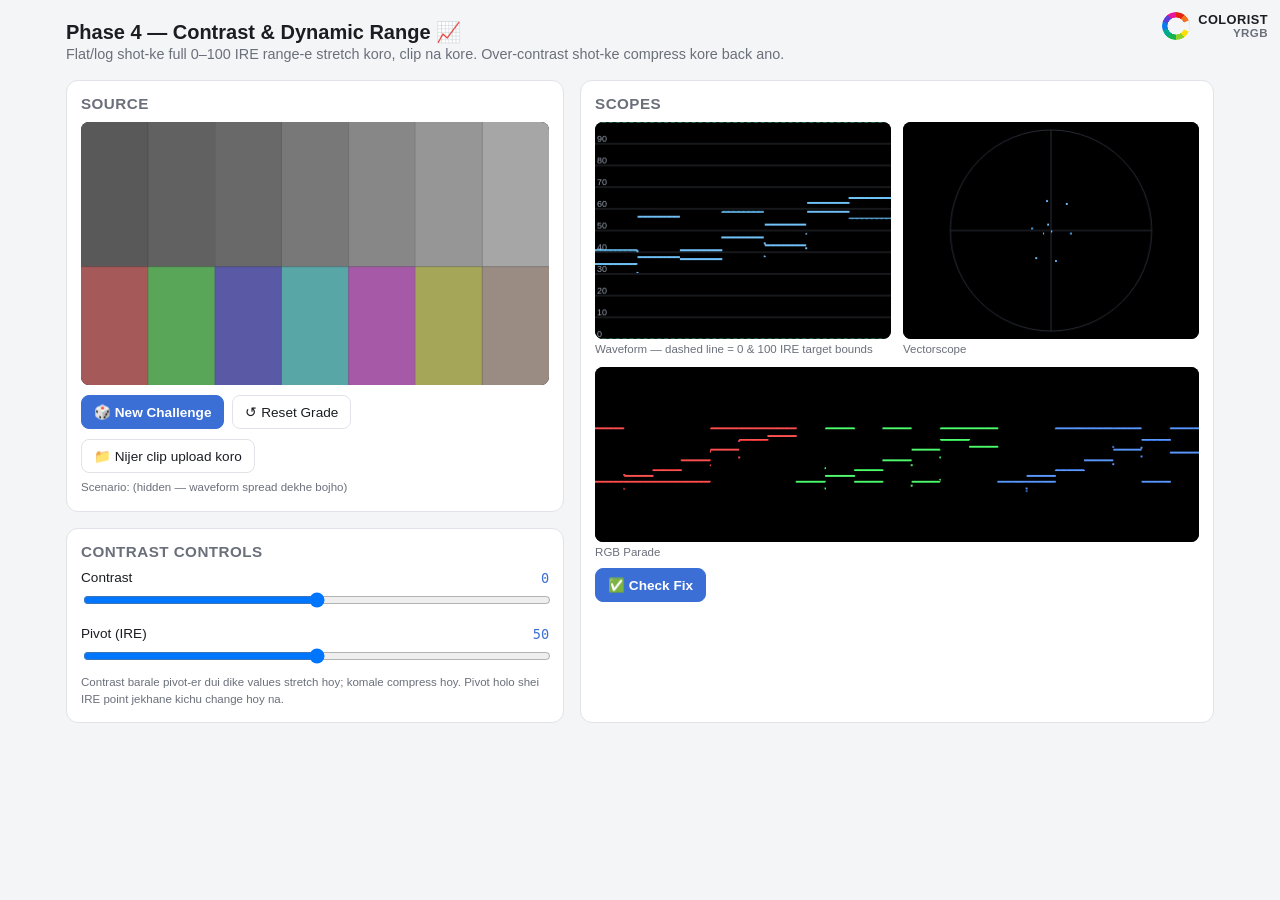
<file: phase4-contrast-range.html>
<!DOCTYPE html>
<html lang="bn">
<head>
<meta charset="UTF-8">
<meta name="viewport" content="width=device-width, initial-scale=1, viewport-fit=cover">
<title>Phase 4 — Contrast & Dynamic Range | Grade School Interactive</title>
<style>
:root{
  --bg:#f4f5f7; --panel:#ffffff; --text:#1b1d22; --muted:#6a6f7a; --border:#e1e3e8;
  --accent:#3b6fd6; --good:#1f9254; --bad:#d6453b; --mono:ui-monospace,Menlo,Consolas,monospace;
  --scope-bg:#0c0e12; color-scheme: light;
}
@media (prefers-color-scheme: dark){
  :root:not([data-theme="light"]){ --bg:#15171c; --panel:#1d2026; --text:#eceef2; --muted:#9499a3; --border:#2b2e36; --scope-bg:#000000; color-scheme: dark; }
}
:root[data-theme="dark"]{ --bg:#15171c; --panel:#1d2026; --text:#eceef2; --muted:#9499a3; --border:#2b2e36; --scope-bg:#000000; color-scheme: dark; }
*{box-sizing:border-box;}
html,body{height:100%;}
body{margin:0;background:var(--bg);color:var(--text);font-family:-apple-system,BlinkMacSystemFont,"Segoe UI",Roboto,sans-serif;
  padding-top:env(safe-area-inset-top,0px);padding-bottom:env(safe-area-inset-bottom,0px);}
.wrap{max-width:1180px;margin:0 auto;padding:20px 16px 40px;}
h1{font-size:1.25rem;margin:0 0 2px;}
.sub{color:var(--muted);font-size:.9rem;margin-bottom:18px;}
.grid{display:grid;grid-template-columns:1.1fr 1.4fr;gap:16px;}
@media (max-width:860px){.grid{grid-template-columns:1fr;}}
.panel{background:var(--panel);border:1px solid var(--border);border-radius:12px;padding:14px;margin-bottom:16px;}
.panel h2{font-size:.95rem;margin:0 0 10px;color:var(--muted);font-weight:600;text-transform:uppercase;letter-spacing:.03em;}
canvas{width:100%;height:auto;display:block;border-radius:8px;background:var(--scope-bg);}
#srcCanvas{aspect-ratio:16/9;}
.btnrow{display:flex;flex-wrap:wrap;gap:8px;margin-top:10px;}
button{font:inherit;font-size:.85rem;padding:8px 12px;border-radius:8px;border:1px solid var(--border);background:var(--panel);color:var(--text);cursor:pointer;}
button.primary{background:var(--accent);border-color:var(--accent);color:#fff;font-weight:600;}
.filebtn{position:relative;overflow:hidden;}
.filebtn input{position:absolute;inset:0;opacity:0;cursor:pointer;}
.scopes{display:grid;grid-template-columns:1fr 1fr;gap:12px;}
.scopes .full{grid-column:1 / -1;}
.scopecap{font-size:.72rem;color:var(--muted);margin-top:4px;}
.sliders{display:flex;flex-direction:column;gap:14px;}
.slider-row label{font-size:.85rem;display:flex;justify-content:space-between;margin-bottom:4px;}
.slider-row input[type=range]{width:100%;}
.val{font-family:var(--mono);color:var(--accent);}
.legend{font-size:.72rem;color:var(--muted);line-height:1.5;margin-top:6px;}
.brand-badge{position:fixed;top:calc(env(safe-area-inset-top,0px) + 12px);right:12px;display:flex;align-items:center;gap:8px;z-index:50;}
.brand-wheel{position:relative;width:28px;height:28px;flex:none;}
.brand-wheel .ring{position:absolute;inset:0;border-radius:50%;background:conic-gradient(#e42313 0deg 36deg,#f3701e 36deg 72deg,#f6a800 72deg 108deg,#ffe000 108deg 144deg,#8ed12b 144deg 180deg,#16b24c 180deg 216deg,#00a98f 216deg 252deg,#0b7bea 252deg 288deg,#5b3fd6 288deg 324deg,#e6189c 324deg 360deg);-webkit-mask:radial-gradient(circle,transparent 42%,#000 44%);mask:radial-gradient(circle,transparent 42%,#000 44%);}
.brand-wheel .gap{position:absolute;inset:0;border-radius:50%;background:var(--bg);clip-path:polygon(50% 50%,100% 28%,100% 72%);}
.brand-name{font-size:.72rem;font-weight:700;letter-spacing:.04em;color:var(--muted);line-height:1.1;text-align:right;}
.brand-name b{display:block;color:var(--text);font-size:.8rem;}
@media (max-width:480px){.brand-name{display:none;}}
table{width:100%;border-collapse:collapse;font-size:.8rem;margin-top:8px;}
td,th{padding:4px 6px;border-bottom:1px solid var(--border);text-align:center;}
.pass{color:var(--good);font-weight:600;}
.fail{color:var(--bad);font-weight:600;}
.feedback{margin-top:10px;padding:10px 12px;border-radius:8px;font-size:.88rem;display:none;}
.feedback.show{display:block;}
.feedback.ok{background:color-mix(in srgb, var(--good) 15%, transparent);border:1px solid var(--good);}
.feedback.no{background:color-mix(in srgb, var(--bad) 15%, transparent);border:1px solid var(--bad);}
</style>
<link rel="stylesheet" href="responsive.css">
<script src="responsive.js" defer></script>
</head>
<body>
<div class="brand-badge"><div class="brand-wheel"><div class="ring"></div><div class="gap"></div></div><div class="brand-name"><b>COLORIST</b>YRGB</div></div>
<div class="wrap">
<nav class="lesson-nav" aria-label="Course navigation"><details><summary>Course menu</summary><div class="course-links">
<a href="index.html">Course home</a>
<a href="phase1-scope-literacy.html">01 — Scope Literacy</a>
<a href="phase2-exposure-correction.html">02 — Exposure Correction</a>
<a href="phase3-white-balance.html">03 — White Balance</a>
<a href="phase4-contrast-range.html" aria-current="page">04 — Contrast &amp; Dynamic Range</a>
<a href="phase5-saturation-skintone.html">05 — Saturation &amp; Skin Tone</a>
<a href="phase6-legal-gamut.html">06 — Legal Range &amp; Gamut Check</a>
<a href="phase7-shot-matching.html">07 — Shot Matching</a>
<a href="phase8-creative-look.html">08 — Creative Look &amp; Scope Discipline</a>
<a href="phase9-blind-diagnosis.html">09 — Blind Diagnosis Mode</a>
<a href="phase10-certification.html">10 — Final Certification Project</a>
</div></details></nav>

  <h1>Phase 4 — Contrast & Dynamic Range 📈</h1>
  <div class="sub">Flat/log shot-ke full 0–100 IRE range-e stretch koro, clip na kore. Over-contrast shot-ke compress kore back ano.</div>

  <div class="grid">
    <div>
      <div class="panel">
        <h2>Source</h2>
        <canvas id="srcCanvas" width="480" height="270"></canvas>
        <div class="btnrow">
          <button class="primary" id="newChallengeBtn">🎲 New Challenge</button>
          <button id="resetBtn">↺ Reset Grade</button>
        </div>
        <div class="btnrow">
          <button class="filebtn">📁 Nijer clip upload koro
            <input type="file" id="fileInput" accept="video/*,image/*">
          </button>
        </div>
        <div class="legend" id="modeLabel">Scenario: —</div>
      </div>

      <div class="panel">
        <h2>Contrast Controls</h2>
        <div class="sliders">
          <div class="slider-row">
            <label>Contrast <span class="val" id="contrastVal">0</span></label>
            <input type="range" id="contrast" min="-50" max="50" value="0">
          </div>
          <div class="slider-row">
            <label>Pivot (IRE) <span class="val" id="pivotVal">50</span></label>
            <input type="range" id="pivot" min="0" max="100" value="50">
          </div>
        </div>
        <div class="legend">Contrast barale pivot-er dui dike values stretch hoy; komale compress hoy. Pivot holo shei IRE point jekhane kichu change hoy na.</div>
      </div>
    </div>

    <div class="panel">
      <h2>Scopes</h2>
      <div class="scopes">
        <div>
          <canvas id="wfCanvas" width="300" height="220"></canvas>
          <div class="scopecap">Waveform — dashed line = 0 & 100 IRE target bounds</div>
        </div>
        <div>
          <canvas id="vsCanvas" width="300" height="220"></canvas>
          <div class="scopecap">Vectorscope</div>
        </div>
        <div class="full">
          <canvas id="prCanvas" width="620" height="180"></canvas>
          <div class="scopecap">RGB Parade</div>
        </div>
      </div>

      <div class="btnrow"><button class="primary" id="checkBtn">✅ Check Fix</button></div>
      <table id="resultTable" style="display:none">
        <thead><tr><th>Target IRE</th><th>Current IRE</th><th>Status</th></tr></thead>
        <tbody id="resultBody"></tbody>
      </table>
      <div class="feedback" id="feedback"></div>
    </div>
  </div>
</div>

<script>
const srcCanvas=document.getElementById('srcCanvas'), srcCtx=srcCanvas.getContext('2d');
const wfCanvas=document.getElementById('wfCanvas'), wfCtx=wfCanvas.getContext('2d');
const vsCanvas=document.getElementById('vsCanvas'), vsCtx=vsCanvas.getContext('2d');
const prCanvas=document.getElementById('prCanvas'), prCtx=prCanvas.getContext('2d');
const W=srcCanvas.width, H=srcCanvas.height;
const grayIRE=[0,10,20,40,60,80,100];

// compressionFactor<1 = flat/log (needs stretch), >1 = already over-contrast/clipped (needs compress)
const SCENARIOS={
  flatLow:{label:'Flat / Log (Low Contrast)', pivotIRE:48, factor:0.42},
  flatMid:{label:'Flat / Washed Out', pivotIRE:50, factor:0.3},
  crushed:{label:'Over-Contrast (Clipped)', pivotIRE:50, factor:1.9}
};
const KEYS=Object.keys(SCENARIOS);
let currentKey=null, rawData=null, usingVideo=false, videoEl=null, rafId=null;
function clamp(v){return Math.max(0,Math.min(255,v));}

function buildRawChart(key){
  const sc=SCENARIOS[key];
  const off=document.createElement('canvas'); off.width=W; off.height=H;
  const octx=off.getContext('2d');
  octx.fillStyle='#202225'; octx.fillRect(0,0,W,H);
  const gw=W/grayIRE.length;
  const pivot255=sc.pivotIRE*2.55;
  grayIRE.forEach((ire,i)=>{
    const v=ire*2.55;
    const compressed=clamp(pivot255+(v-pivot255)*sc.factor);
    octx.fillStyle=`rgb(${compressed},${compressed},${compressed})`;
    octx.fillRect(i*gw,0,gw,H*0.55);
  });
  const bars=[[255,0,0],[0,255,0],[0,0,255],[0,255,255],[255,0,255],[255,255,0],[220,170,140]];
  const bw=W/bars.length;
  bars.forEach((col,i)=>{
    const r=clamp(pivot255+(col[0]-pivot255)*sc.factor);
    const g=clamp(pivot255+(col[1]-pivot255)*sc.factor);
    const b=clamp(pivot255+(col[2]-pivot255)*sc.factor);
    octx.fillStyle=`rgb(${r},${g},${b})`;
    octx.fillRect(i*bw,H*0.55,bw,H*0.45);
  });
  return octx.getImageData(0,0,W,H);
}

function newChallenge(){
  usingVideo=false; stopVideoLoop();
  currentKey=KEYS[Math.floor(Math.random()*KEYS.length)];
  rawData=buildRawChart(currentKey);
  document.getElementById('modeLabel').textContent='Scenario: (hidden — waveform spread dekhe bojho)';
  resetSliders();
  regrade();
  hideResult();
}

function getSliders(){ return { contrast:+document.getElementById('contrast').value, pivot:+document.getElementById('pivot').value }; }
function applyContrast(v,s){
  const pivotN=s.pivot/100;
  const n=v/255;
  const factor=1+(s.contrast>=0 ? s.contrast/100*5 : s.contrast/100*1.8);
  const n2=pivotN+(n-pivotN)*factor;
  return clamp(n2*255);
}

function regrade(){
  if(!rawData) return;
  const s=getSliders();
  const out=srcCtx.createImageData(W,H);
  const src=rawData.data, dst=out.data;
  for(let i=0;i<src.length;i+=4){
    dst[i]=applyContrast(src[i],s);
    dst[i+1]=applyContrast(src[i+1],s);
    dst[i+2]=applyContrast(src[i+2],s);
    dst[i+3]=255;
  }
  srcCtx.putImageData(out,0,0);
  computeScopes(dst);
}

function resetSliders(){ document.getElementById('contrast').value=0; document.getElementById('contrastVal').textContent='0'; document.getElementById('pivot').value=50; document.getElementById('pivotVal').textContent='50'; }
document.getElementById('contrast').addEventListener('input',(e)=>{ document.getElementById('contrastVal').textContent=e.target.value; regrade(); });
document.getElementById('pivot').addEventListener('input',(e)=>{ document.getElementById('pivotVal').textContent=e.target.value; regrade(); });
document.getElementById('resetBtn').addEventListener('click',()=>{resetSliders(); regrade();});

function computeScopes(data){ drawWaveform(data); drawVectorscope(data); drawParade(data); }
function clearScope(ctx,cv){ ctx.fillStyle='#000'; ctx.fillRect(0,0,cv.width,cv.height); }

function drawWaveform(data){
  clearScope(wfCtx,wfCanvas);
  const cw=wfCanvas.width, ch=wfCanvas.height;
  wfCtx.strokeStyle='rgba(154,163,178,0.3)'; wfCtx.font='9px sans-serif'; wfCtx.fillStyle='#9aa3b2';
  for(let i=0;i<=10;i++){ const y=ch-(i/10)*ch; wfCtx.beginPath(); wfCtx.moveTo(0,y); wfCtx.lineTo(cw,y); wfCtx.stroke(); wfCtx.fillText(i*10,2,y-2); }
  wfCtx.save(); wfCtx.setLineDash([4,3]); wfCtx.strokeStyle='rgba(31,146,84,0.8)'; wfCtx.lineWidth=1.5;
  [0,100].forEach(ire=>{ const y=ch-(ire/100)*ch; wfCtx.beginPath(); wfCtx.moveTo(0,y); wfCtx.lineTo(cw,y); wfCtx.stroke(); });
  wfCtx.restore();
  wfCtx.fillStyle='rgba(120,200,255,0.55)';
  for(let y=0;y<H;y+=3){ for(let x=0;x<W;x+=2){
    const idx=(y*W+x)*4; const r=data[idx],g=data[idx+1],b=data[idx+2];
    const luma=(0.2126*r+0.7152*g+0.0722*b)/255*100;
    wfCtx.fillRect((x/W)*cw, ch-(luma/100)*ch, 1,1);
  }}
}
function drawVectorscope(data){
  clearScope(vsCtx,vsCanvas);
  const cx=vsCanvas.width/2, cy=vsCanvas.height/2, R=Math.min(cx,cy)-8;
  vsCtx.strokeStyle='#2a2e38';
  vsCtx.beginPath(); vsCtx.arc(cx,cy,R,0,Math.PI*2); vsCtx.stroke();
  vsCtx.beginPath(); vsCtx.moveTo(cx-R,cy); vsCtx.lineTo(cx+R,cy); vsCtx.moveTo(cx,cy-R); vsCtx.lineTo(cx,cy+R); vsCtx.stroke();
  vsCtx.fillStyle='rgba(120,200,255,0.5)'; const scale=R/180;
  for(let y=0;y<H;y+=5){ for(let x=0;x<W;x+=4){
    const idx=(y*W+x)*4; const r=data[idx],g=data[idx+1],b=data[idx+2];
    const Y=0.2126*r+0.7152*g+0.0722*b; const u=(b-Y)*0.492, v=(r-Y)*0.877;
    vsCtx.fillRect(cx+u*scale, cy-v*scale,1,1);
  }}
}
function drawParade(data){
  clearScope(prCtx,prCanvas);
  const cw=prCanvas.width, ch=prCanvas.height, third=cw/3;
  const chans=[{i:0,col:'rgba(255,90,90,0.5)'},{i:1,col:'rgba(90,255,120,0.5)'},{i:2,col:'rgba(100,160,255,0.5)'}];
  chans.forEach(c=>{
    prCtx.fillStyle=c.col;
    for(let y=0;y<H;y+=3){ for(let x=0;x<W;x+=2){
      const idx=(y*W+x)*4; const val=data[idx+c.i]/255*100;
      prCtx.fillRect(c.i*third+(x/W)*third, ch-(val/100)*ch,1,1);
    }}
  });
}

function hideResult(){ document.getElementById('resultTable').style.display='none'; const fb=document.getElementById('feedback'); fb.className='feedback'; fb.textContent=''; }

document.getElementById('checkBtn').addEventListener('click',()=>{
  if(!rawData) return;
  const data=srcCtx.getImageData(0,0,W,H).data;
  const gw=W/grayIRE.length;
  const body=document.getElementById('resultBody'); body.innerHTML='';
  let allPass=true;
  grayIRE.forEach((ire,i)=>{
    const cx=Math.floor((i+0.5)*gw), cy=Math.floor(H*0.27);
    const idx=(cy*W+cx)*4;
    const luma=(0.2126*data[idx]+0.7152*data[idx+1]+0.0722*data[idx+2])/255*100;
    const pass=Math.abs(luma-ire)<=8;
    if(!pass) allPass=false;
    const tr=document.createElement('tr');
    tr.innerHTML=`<td>${ire}</td><td>${luma.toFixed(0)}</td><td class="${pass?'pass':'fail'}">${pass?'✅':'❌'}</td>`;
    body.appendChild(tr);
  });
  document.getElementById('resultTable').style.display='table';
  const fb=document.getElementById('feedback');
  fb.className='feedback show '+(allPass?'ok':'no');
  fb.innerHTML = allPass
    ? `✅ Full dynamic range thik ache, kono clip/crush chara! Ei shot-er scenario chhilo: <b>${SCENARIOS[currentKey].label}</b>.`
    : `❌ Range ekhono thik na — waveform dekhe contrast/pivot aro adjust koro (flat hole barao, clip hole komao).`;
});

function stopVideoLoop(){ if(rafId){cancelAnimationFrame(rafId); rafId=null;} if(videoEl){videoEl.pause();} }
document.getElementById('fileInput').addEventListener('change',(e)=>{
  const file=e.target.files[0]; if(!file) return;
  const url=URL.createObjectURL(file);
  currentKey=null;
  document.getElementById('modeLabel').textContent='Mode: Free Practice (tomar footage)';
  hideResult();
  if(file.type.startsWith('image/')){
    usingVideo=false; stopVideoLoop();
    const img=new Image();
    img.onload=()=>{
      const off=document.createElement('canvas'); off.width=W; off.height=H;
      const octx=off.getContext('2d'); octx.drawImage(img,0,0,W,H);
      rawData=octx.getImageData(0,0,W,H);
      resetSliders(); regrade();
    };
    img.src=url;
  } else {
    usingVideo=true;
    videoEl=document.createElement('video'); videoEl.src=url; videoEl.muted=true; videoEl.loop=true; videoEl.playsInline=true;
    videoEl.addEventListener('loadeddata',()=>{
      videoEl.play();
      const off=document.createElement('canvas'); off.width=W; off.height=H; const octx=off.getContext('2d');
      const loop=()=>{
        octx.drawImage(videoEl,0,0,W,H);
        rawData=octx.getImageData(0,0,W,H);
        regrade();
        rafId=requestAnimationFrame(loop);
      };
      loop();
    });
  }
});

newChallenge();
</script>
</body>
</html>
</file>
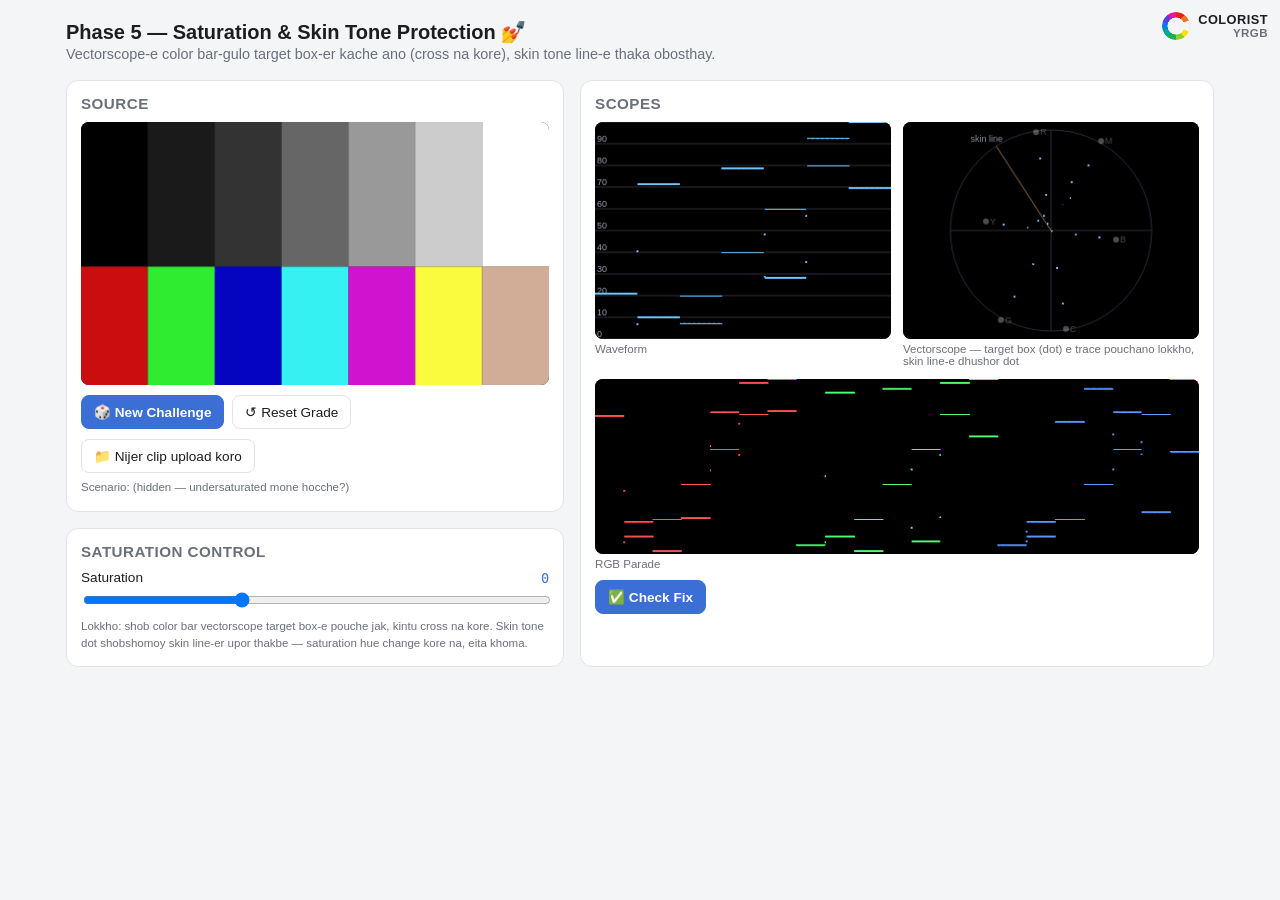
<file: phase5-saturation-skintone.html>
<!DOCTYPE html>
<html lang="bn">
<head>
<meta charset="UTF-8">
<meta name="viewport" content="width=device-width, initial-scale=1, viewport-fit=cover">
<title>Phase 5 — Saturation & Skin Tone | Grade School Interactive</title>
<style>
:root{
  --bg:#f4f5f7; --panel:#ffffff; --text:#1b1d22; --muted:#6a6f7a; --border:#e1e3e8;
  --accent:#3b6fd6; --good:#1f9254; --bad:#d6453b; --mono:ui-monospace,Menlo,Consolas,monospace;
  --scope-bg:#0c0e12; color-scheme: light;
}
@media (prefers-color-scheme: dark){
  :root:not([data-theme="light"]){ --bg:#15171c; --panel:#1d2026; --text:#eceef2; --muted:#9499a3; --border:#2b2e36; --scope-bg:#000000; color-scheme: dark; }
}
:root[data-theme="dark"]{ --bg:#15171c; --panel:#1d2026; --text:#eceef2; --muted:#9499a3; --border:#2b2e36; --scope-bg:#000000; color-scheme: dark; }
*{box-sizing:border-box;}
html,body{height:100%;}
body{margin:0;background:var(--bg);color:var(--text);font-family:-apple-system,BlinkMacSystemFont,"Segoe UI",Roboto,sans-serif;
  padding-top:env(safe-area-inset-top,0px);padding-bottom:env(safe-area-inset-bottom,0px);}
.wrap{max-width:1180px;margin:0 auto;padding:20px 16px 40px;}
h1{font-size:1.25rem;margin:0 0 2px;}
.sub{color:var(--muted);font-size:.9rem;margin-bottom:18px;}
.grid{display:grid;grid-template-columns:1.1fr 1.4fr;gap:16px;}
@media (max-width:860px){.grid{grid-template-columns:1fr;}}
.panel{background:var(--panel);border:1px solid var(--border);border-radius:12px;padding:14px;margin-bottom:16px;}
.panel h2{font-size:.95rem;margin:0 0 10px;color:var(--muted);font-weight:600;text-transform:uppercase;letter-spacing:.03em;}
canvas{width:100%;height:auto;display:block;border-radius:8px;background:var(--scope-bg);}
#srcCanvas{aspect-ratio:16/9;}
.btnrow{display:flex;flex-wrap:wrap;gap:8px;margin-top:10px;}
button{font:inherit;font-size:.85rem;padding:8px 12px;border-radius:8px;border:1px solid var(--border);background:var(--panel);color:var(--text);cursor:pointer;}
button.primary{background:var(--accent);border-color:var(--accent);color:#fff;font-weight:600;}
.filebtn{position:relative;overflow:hidden;}
.filebtn input{position:absolute;inset:0;opacity:0;cursor:pointer;}
.scopes{display:grid;grid-template-columns:1fr 1fr;gap:12px;}
.scopes .full{grid-column:1 / -1;}
.scopecap{font-size:.72rem;color:var(--muted);margin-top:4px;}
.sliders{display:flex;flex-direction:column;gap:14px;}
.slider-row label{font-size:.85rem;display:flex;justify-content:space-between;margin-bottom:4px;}
.slider-row input[type=range]{width:100%;}
.val{font-family:var(--mono);color:var(--accent);}
.legend{font-size:.72rem;color:var(--muted);line-height:1.5;margin-top:6px;}
.brand-badge{position:fixed;top:calc(env(safe-area-inset-top,0px) + 12px);right:12px;display:flex;align-items:center;gap:8px;z-index:50;}
.brand-wheel{position:relative;width:28px;height:28px;flex:none;}
.brand-wheel .ring{position:absolute;inset:0;border-radius:50%;background:conic-gradient(#e42313 0deg 36deg,#f3701e 36deg 72deg,#f6a800 72deg 108deg,#ffe000 108deg 144deg,#8ed12b 144deg 180deg,#16b24c 180deg 216deg,#00a98f 216deg 252deg,#0b7bea 252deg 288deg,#5b3fd6 288deg 324deg,#e6189c 324deg 360deg);-webkit-mask:radial-gradient(circle,transparent 42%,#000 44%);mask:radial-gradient(circle,transparent 42%,#000 44%);}
.brand-wheel .gap{position:absolute;inset:0;border-radius:50%;background:var(--bg);clip-path:polygon(50% 50%,100% 28%,100% 72%);}
.brand-name{font-size:.72rem;font-weight:700;letter-spacing:.04em;color:var(--muted);line-height:1.1;text-align:right;}
.brand-name b{display:block;color:var(--text);font-size:.8rem;}
@media (max-width:480px){.brand-name{display:none;}}
table{width:100%;border-collapse:collapse;font-size:.8rem;margin-top:8px;}
td,th{padding:4px 6px;border-bottom:1px solid var(--border);text-align:center;}
.pass{color:var(--good);font-weight:600;}
.fail{color:var(--bad);font-weight:600;}
.feedback{margin-top:10px;padding:10px 12px;border-radius:8px;font-size:.88rem;display:none;}
.feedback.show{display:block;}
.feedback.ok{background:color-mix(in srgb, var(--good) 15%, transparent);border:1px solid var(--good);}
.feedback.no{background:color-mix(in srgb, var(--bad) 15%, transparent);border:1px solid var(--bad);}
</style>
<link rel="stylesheet" href="responsive.css">
<script src="responsive.js" defer></script>
</head>
<body>
<div class="brand-badge"><div class="brand-wheel"><div class="ring"></div><div class="gap"></div></div><div class="brand-name"><b>COLORIST</b>YRGB</div></div>
<div class="wrap">
<nav class="lesson-nav" aria-label="Course navigation"><details><summary>Course menu</summary><div class="course-links">
<a href="index.html">Course home</a>
<a href="phase1-scope-literacy.html">01 — Scope Literacy</a>
<a href="phase2-exposure-correction.html">02 — Exposure Correction</a>
<a href="phase3-white-balance.html">03 — White Balance</a>
<a href="phase4-contrast-range.html">04 — Contrast &amp; Dynamic Range</a>
<a href="phase5-saturation-skintone.html" aria-current="page">05 — Saturation &amp; Skin Tone</a>
<a href="phase6-legal-gamut.html">06 — Legal Range &amp; Gamut Check</a>
<a href="phase7-shot-matching.html">07 — Shot Matching</a>
<a href="phase8-creative-look.html">08 — Creative Look &amp; Scope Discipline</a>
<a href="phase9-blind-diagnosis.html">09 — Blind Diagnosis Mode</a>
<a href="phase10-certification.html">10 — Final Certification Project</a>
</div></details></nav>

  <h1>Phase 5 — Saturation & Skin Tone Protection 💅</h1>
  <div class="sub">Vectorscope-e color bar-gulo target box-er kache ano (cross na kore), skin tone line-e thaka obosthay.</div>

  <div class="grid">
    <div>
      <div class="panel">
        <h2>Source</h2>
        <canvas id="srcCanvas" width="480" height="270"></canvas>
        <div class="btnrow">
          <button class="primary" id="newChallengeBtn">🎲 New Challenge</button>
          <button id="resetBtn">↺ Reset Grade</button>
        </div>
        <div class="btnrow">
          <button class="filebtn">📁 Nijer clip upload koro
            <input type="file" id="fileInput" accept="video/*,image/*">
          </button>
        </div>
        <div class="legend" id="modeLabel">Scenario: —</div>
      </div>

      <div class="panel">
        <h2>Saturation Control</h2>
        <div class="sliders">
          <div class="slider-row">
            <label>Saturation <span class="val" id="satVal">0</span></label>
            <input type="range" id="sat" min="-50" max="100" value="0">
          </div>
        </div>
        <div class="legend">Lokkho: shob color bar vectorscope target box-e pouche jak, kintu cross na kore. Skin tone dot shobshomoy skin line-er upor thakbe — saturation hue change kore na, eita khoma.</div>
      </div>
    </div>

    <div class="panel">
      <h2>Scopes</h2>
      <div class="scopes">
        <div>
          <canvas id="wfCanvas" width="300" height="220"></canvas>
          <div class="scopecap">Waveform</div>
        </div>
        <div>
          <canvas id="vsCanvas" width="300" height="220"></canvas>
          <div class="scopecap">Vectorscope — target box (dot) e trace pouchano lokkho, skin line-e dhushor dot</div>
        </div>
        <div class="full">
          <canvas id="prCanvas" width="620" height="180"></canvas>
          <div class="scopecap">RGB Parade</div>
        </div>
      </div>

      <div class="btnrow"><button class="primary" id="checkBtn">✅ Check Fix</button></div>
      <table id="resultTable" style="display:none">
        <thead><tr><th>Bar</th><th>% of Target</th><th>Status</th></tr></thead>
        <tbody id="resultBody"></tbody>
      </table>
      <div class="feedback" id="feedback"></div>
    </div>
  </div>
</div>

<script>
const srcCanvas=document.getElementById('srcCanvas'), srcCtx=srcCanvas.getContext('2d');
const wfCanvas=document.getElementById('wfCanvas'), wfCtx=wfCanvas.getContext('2d');
const vsCanvas=document.getElementById('vsCanvas'), vsCtx=vsCanvas.getContext('2d');
const prCanvas=document.getElementById('prCanvas'), prCtx=prCanvas.getContext('2d');
const W=srcCanvas.width, H=srcCanvas.height;
const grayIRE=[0,10,20,40,60,80,100];
const PURE={R:[255,0,0],G:[0,255,0],B:[0,0,255],C:[0,255,255],M:[255,0,255],Y:[255,255,0]};
const barOrder=['R','G','B','C','M','Y'];
function clamp(v){return Math.max(0,Math.min(255,v));}

function toYUV(r,g,b){
  const Y=0.2126*r+0.7152*g+0.0722*b;
  return [Y,(b-Y)*0.492,(r-Y)*0.877];
}
function fromYUV(Y,U,V){
  const r=clamp(V/0.877+Y), b=clamp(U/0.492+Y);
  const g=clamp((Y-0.2126*r-0.0722*b)/0.7152);
  return [r,g,b];
}
function scaleSat(r,g,b,factor){
  const [Y,U,V]=toYUV(r,g,b);
  return fromYUV(Y,U*factor,V*factor);
}

let currentMix=1, rawData=null, usingVideo=false, videoEl=null, rafId=null;

function buildRawChart(mix){
  const off=document.createElement('canvas'); off.width=W; off.height=H;
  const octx=off.getContext('2d');
  octx.fillStyle='#202225'; octx.fillRect(0,0,W,H);
  const gw=W/grayIRE.length;
  grayIRE.forEach((ire,i)=>{
    const v=Math.round(ire*2.55);
    octx.fillStyle=`rgb(${v},${v},${v})`;
    octx.fillRect(i*gw,0,gw,H*0.55);
  });
  const bars=barOrder.map(k=>PURE[k]).concat([[220,170,140]]);
  const bw=W/bars.length;
  bars.forEach((col,i)=>{
    const [r,g,b]=scaleSat(col[0],col[1],col[2],mix);
    octx.fillStyle=`rgb(${Math.round(r)},${Math.round(g)},${Math.round(b)})`;
    octx.fillRect(i*bw,H*0.55,bw,H*0.45);
  });
  return octx.getImageData(0,0,W,H);
}

function newChallenge(){
  usingVideo=false; stopVideoLoop();
  currentMix = 0.5 + Math.random()*0.9; // 0.5x .. 1.4x baked in
  rawData=buildRawChart(currentMix);
  document.getElementById('modeLabel').textContent = currentMix<1 ? 'Scenario: (hidden — undersaturated mone hocche?)' : 'Scenario: (hidden — oversaturated mone hocche?)';
  resetSliders();
  regrade();
  hideResult();
}

function getSat(){ return 1 + (+document.getElementById('sat').value)/100; }
document.getElementById('sat').addEventListener('input',(e)=>{ document.getElementById('satVal').textContent=e.target.value; regrade(); });
function resetSliders(){ document.getElementById('sat').value=0; document.getElementById('satVal').textContent='0'; }
document.getElementById('resetBtn').addEventListener('click',()=>{resetSliders(); regrade();});

function regrade(){
  if(!rawData) return;
  const factor=getSat();
  const out=srcCtx.createImageData(W,H);
  const src=rawData.data, dst=out.data;
  for(let i=0;i<src.length;i+=4){
    const [r,g,b]=scaleSat(src[i],src[i+1],src[i+2],factor);
    dst[i]=r; dst[i+1]=g; dst[i+2]=b; dst[i+3]=255;
  }
  srcCtx.putImageData(out,0,0);
  computeScopes(dst);
}

function computeScopes(data){ drawWaveform(data); drawVectorscope(data); drawParade(data); }
function clearScope(ctx,cv){ ctx.fillStyle='#000'; ctx.fillRect(0,0,cv.width,cv.height); }

function drawWaveform(data){
  clearScope(wfCtx,wfCanvas);
  const cw=wfCanvas.width, ch=wfCanvas.height;
  wfCtx.strokeStyle='rgba(154,163,178,0.3)'; wfCtx.font='9px sans-serif'; wfCtx.fillStyle='#9aa3b2';
  for(let i=0;i<=10;i++){ const y=ch-(i/10)*ch; wfCtx.beginPath(); wfCtx.moveTo(0,y); wfCtx.lineTo(cw,y); wfCtx.stroke(); wfCtx.fillText(i*10,2,y-2); }
  wfCtx.fillStyle='rgba(120,200,255,0.55)';
  for(let y=0;y<H;y+=3){ for(let x=0;x<W;x+=2){
    const idx=(y*W+x)*4; const r=data[idx],g=data[idx+1],b=data[idx+2];
    const luma=(0.2126*r+0.7152*g+0.0722*b)/255*100;
    wfCtx.fillRect((x/W)*cw, ch-(luma/100)*ch, 1,1);
  }}
}
function drawVectorscope(data){
  clearScope(vsCtx,vsCanvas);
  const cx=vsCanvas.width/2, cy=vsCanvas.height/2, R=Math.min(cx,cy)-8;
  vsCtx.strokeStyle='#2a2e38';
  vsCtx.beginPath(); vsCtx.arc(cx,cy,R,0,Math.PI*2); vsCtx.stroke();
  vsCtx.beginPath(); vsCtx.moveTo(cx-R,cy); vsCtx.lineTo(cx+R,cy); vsCtx.moveTo(cx,cy-R); vsCtx.lineTo(cx,cy+R); vsCtx.stroke();
  const ang=(123)*Math.PI/180; const scale=R/180;
  vsCtx.strokeStyle='rgba(255,180,140,0.6)';
  vsCtx.beginPath(); vsCtx.moveTo(cx,cy); vsCtx.lineTo(cx+R*Math.cos(ang),cy-R*Math.sin(ang)); vsCtx.stroke();
  vsCtx.fillStyle='#8a93a3'; vsCtx.font='9px sans-serif'; vsCtx.fillText('skin line', cx+R*Math.cos(ang)-26, cy-R*Math.sin(ang)-4);
  vsCtx.font='9px sans-serif';
  for(const [label,[r,g,b]] of Object.entries(PURE)){
    const [Y,U,V]=toYUV(r,g,b); const px=cx+U*scale, py=cy-V*scale;
    vsCtx.fillStyle='rgba(255,255,255,0.3)'; vsCtx.beginPath(); vsCtx.arc(px,py,3,0,Math.PI*2); vsCtx.fill();
    vsCtx.fillText(label, px+4, py+3);
  }
  vsCtx.fillStyle='rgba(120,200,255,0.55)';
  for(let y=0;y<H;y+=4){ for(let x=0;x<W;x+=3){
    const idx=(y*W+x)*4; const r=data[idx],g=data[idx+1],b=data[idx+2];
    const [Y,U,V]=toYUV(r,g,b);
    vsCtx.fillRect(cx+U*scale, cy-V*scale,1,1);
  }}
}
function drawParade(data){
  clearScope(prCtx,prCanvas);
  const cw=prCanvas.width, ch=prCanvas.height, third=cw/3;
  const chans=[{i:0,col:'rgba(255,90,90,0.5)'},{i:1,col:'rgba(90,255,120,0.5)'},{i:2,col:'rgba(100,160,255,0.5)'}];
  chans.forEach(c=>{
    prCtx.fillStyle=c.col;
    for(let y=0;y<H;y+=3){ for(let x=0;x<W;x+=2){
      const idx=(y*W+x)*4; const val=data[idx+c.i]/255*100;
      prCtx.fillRect(c.i*third+(x/W)*third, ch-(val/100)*ch,1,1);
    }}
  });
}

function hideResult(){ document.getElementById('resultTable').style.display='none'; const fb=document.getElementById('feedback'); fb.className='feedback'; fb.textContent=''; }

document.getElementById('checkBtn').addEventListener('click',()=>{
  if(!rawData) return;
  const data=srcCtx.getImageData(0,0,W,H).data;
  const bars=barOrder.concat(['Skin']);
  const bw=W/(bars.length);
  const body=document.getElementById('resultBody'); body.innerHTML='';
  let allPass=true;
  barOrder.forEach((label,i)=>{
    const cx=Math.floor((i+0.5)*bw), cy=Math.floor(H*0.77);
    const idx=(cy*W+cx)*4;
    const r=data[idx],g=data[idx+1],b=data[idx+2];
    const [Y,U,V]=toYUV(r,g,b);
    const mag=Math.sqrt(U*U+V*V);
    const [tr,tg,tb]=PURE[label];
    const [tY,tU,tV]=toYUV(tr,tg,tb);
    const targetMag=Math.sqrt(tU*tU+tV*tV);
    const pct=(mag/targetMag)*100;
    const pass = pct>=88 && pct<=106;
    if(!pass) allPass=false;
    const tr2=document.createElement('tr');
    tr2.innerHTML=`<td>${label}</td><td>${pct.toFixed(0)}%</td><td class="${pass?'pass':'fail'}">${pass?'✅':'❌'}</td>`;
    body.appendChild(tr2);
  });
  document.getElementById('resultTable').style.display='table';
  const fb=document.getElementById('feedback');
  fb.className='feedback show '+(allPass?'ok':'no');
  fb.innerHTML = allPass
    ? `✅ Shob bar target box-er kache pouchano geche, cross kore nai! Original bake-in factor chilo ~${(currentMix*100).toFixed(0)}%.`
    : `❌ Kichu bar ekhono target-er onek dure (under) othoba cross kore geche (over) — vectorscope dekhe saturation fine-tune koro.`;
});

function stopVideoLoop(){ if(rafId){cancelAnimationFrame(rafId); rafId=null;} if(videoEl){videoEl.pause();} }
document.getElementById('fileInput').addEventListener('change',(e)=>{
  const file=e.target.files[0]; if(!file) return;
  const url=URL.createObjectURL(file);
  document.getElementById('modeLabel').textContent='Mode: Free Practice (tomar footage)';
  hideResult();
  if(file.type.startsWith('image/')){
    usingVideo=false; stopVideoLoop();
    const img=new Image();
    img.onload=()=>{
      const off=document.createElement('canvas'); off.width=W; off.height=H;
      const octx=off.getContext('2d'); octx.drawImage(img,0,0,W,H);
      rawData=octx.getImageData(0,0,W,H);
      resetSliders(); regrade();
    };
    img.src=url;
  } else {
    usingVideo=true;
    videoEl=document.createElement('video'); videoEl.src=url; videoEl.muted=true; videoEl.loop=true; videoEl.playsInline=true;
    videoEl.addEventListener('loadeddata',()=>{
      videoEl.play();
      const off=document.createElement('canvas'); off.width=W; off.height=H; const octx=off.getContext('2d');
      const loop=()=>{
        octx.drawImage(videoEl,0,0,W,H);
        rawData=octx.getImageData(0,0,W,H);
        regrade();
        rafId=requestAnimationFrame(loop);
      };
      loop();
    });
  }
});

document.getElementById('newChallengeBtn').addEventListener('click', newChallenge);
newChallenge();
</script>
</body>
</html>
</file>
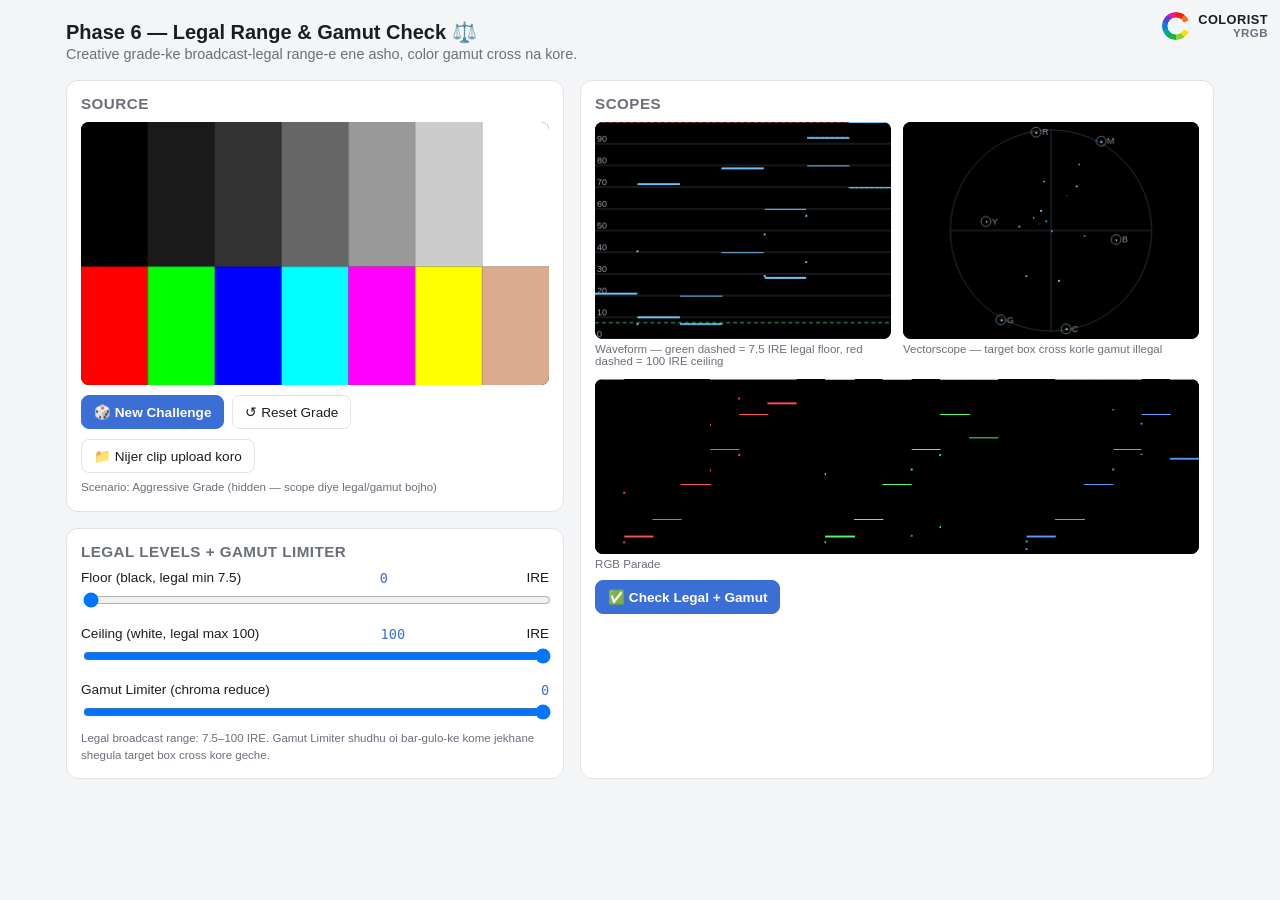
<file: phase6-legal-gamut.html>
<!DOCTYPE html>
<html lang="bn">
<head>
<meta charset="UTF-8">
<meta name="viewport" content="width=device-width, initial-scale=1, viewport-fit=cover">
<title>Phase 6 — Legal Range & Gamut Check | Grade School Interactive</title>
<style>
:root{
  --bg:#f4f5f7; --panel:#ffffff; --text:#1b1d22; --muted:#6a6f7a; --border:#e1e3e8;
  --accent:#3b6fd6; --good:#1f9254; --bad:#d6453b; --mono:ui-monospace,Menlo,Consolas,monospace;
  --scope-bg:#0c0e12; color-scheme: light;
}
@media (prefers-color-scheme: dark){
  :root:not([data-theme="light"]){ --bg:#15171c; --panel:#1d2026; --text:#eceef2; --muted:#9499a3; --border:#2b2e36; --scope-bg:#000000; color-scheme: dark; }
}
:root[data-theme="dark"]{ --bg:#15171c; --panel:#1d2026; --text:#eceef2; --muted:#9499a3; --border:#2b2e36; --scope-bg:#000000; color-scheme: dark; }
*{box-sizing:border-box;}
html,body{height:100%;}
body{margin:0;background:var(--bg);color:var(--text);font-family:-apple-system,BlinkMacSystemFont,"Segoe UI",Roboto,sans-serif;
  padding-top:env(safe-area-inset-top,0px);padding-bottom:env(safe-area-inset-bottom,0px);}
.wrap{max-width:1180px;margin:0 auto;padding:20px 16px 40px;}
h1{font-size:1.25rem;margin:0 0 2px;}
.sub{color:var(--muted);font-size:.9rem;margin-bottom:18px;}
.grid{display:grid;grid-template-columns:1.1fr 1.4fr;gap:16px;}
@media (max-width:860px){.grid{grid-template-columns:1fr;}}
.panel{background:var(--panel);border:1px solid var(--border);border-radius:12px;padding:14px;margin-bottom:16px;}
.panel h2{font-size:.95rem;margin:0 0 10px;color:var(--muted);font-weight:600;text-transform:uppercase;letter-spacing:.03em;}
canvas{width:100%;height:auto;display:block;border-radius:8px;background:var(--scope-bg);}
#srcCanvas{aspect-ratio:16/9;}
.btnrow{display:flex;flex-wrap:wrap;gap:8px;margin-top:10px;}
button{font:inherit;font-size:.85rem;padding:8px 12px;border-radius:8px;border:1px solid var(--border);background:var(--panel);color:var(--text);cursor:pointer;}
button.primary{background:var(--accent);border-color:var(--accent);color:#fff;font-weight:600;}
.filebtn{position:relative;overflow:hidden;}
.filebtn input{position:absolute;inset:0;opacity:0;cursor:pointer;}
.scopes{display:grid;grid-template-columns:1fr 1fr;gap:12px;}
.scopes .full{grid-column:1 / -1;}
.scopecap{font-size:.72rem;color:var(--muted);margin-top:4px;}
.sliders{display:flex;flex-direction:column;gap:14px;}
.slider-row label{font-size:.85rem;display:flex;justify-content:space-between;margin-bottom:4px;}
.slider-row input[type=range]{width:100%;}
.val{font-family:var(--mono);color:var(--accent);}
.legend{font-size:.72rem;color:var(--muted);line-height:1.5;margin-top:6px;}
.brand-badge{position:fixed;top:calc(env(safe-area-inset-top,0px) + 12px);right:12px;display:flex;align-items:center;gap:8px;z-index:50;}
.brand-wheel{position:relative;width:28px;height:28px;flex:none;}
.brand-wheel .ring{position:absolute;inset:0;border-radius:50%;background:conic-gradient(#e42313 0deg 36deg,#f3701e 36deg 72deg,#f6a800 72deg 108deg,#ffe000 108deg 144deg,#8ed12b 144deg 180deg,#16b24c 180deg 216deg,#00a98f 216deg 252deg,#0b7bea 252deg 288deg,#5b3fd6 288deg 324deg,#e6189c 324deg 360deg);-webkit-mask:radial-gradient(circle,transparent 42%,#000 44%);mask:radial-gradient(circle,transparent 42%,#000 44%);}
.brand-wheel .gap{position:absolute;inset:0;border-radius:50%;background:var(--bg);clip-path:polygon(50% 50%,100% 28%,100% 72%);}
.brand-name{font-size:.72rem;font-weight:700;letter-spacing:.04em;color:var(--muted);line-height:1.1;text-align:right;}
.brand-name b{display:block;color:var(--text);font-size:.8rem;}
@media (max-width:480px){.brand-name{display:none;}}
table{width:100%;border-collapse:collapse;font-size:.8rem;margin-top:8px;}
td,th{padding:4px 6px;border-bottom:1px solid var(--border);text-align:center;}
.pass{color:var(--good);font-weight:600;}
.fail{color:var(--bad);font-weight:600;}
.feedback{margin-top:10px;padding:10px 12px;border-radius:8px;font-size:.88rem;display:none;}
.feedback.show{display:block;}
.feedback.ok{background:color-mix(in srgb, var(--good) 15%, transparent);border:1px solid var(--good);}
.feedback.no{background:color-mix(in srgb, var(--bad) 15%, transparent);border:1px solid var(--bad);}
</style>
<link rel="stylesheet" href="responsive.css">
<script src="responsive.js" defer></script>
</head>
<body>
<div class="brand-badge"><div class="brand-wheel"><div class="ring"></div><div class="gap"></div></div><div class="brand-name"><b>COLORIST</b>YRGB</div></div>
<div class="wrap">
<nav class="lesson-nav" aria-label="Course navigation"><details><summary>Course menu</summary><div class="course-links">
<a href="index.html">Course home</a>
<a href="phase1-scope-literacy.html">01 — Scope Literacy</a>
<a href="phase2-exposure-correction.html">02 — Exposure Correction</a>
<a href="phase3-white-balance.html">03 — White Balance</a>
<a href="phase4-contrast-range.html">04 — Contrast &amp; Dynamic Range</a>
<a href="phase5-saturation-skintone.html">05 — Saturation &amp; Skin Tone</a>
<a href="phase6-legal-gamut.html" aria-current="page">06 — Legal Range &amp; Gamut Check</a>
<a href="phase7-shot-matching.html">07 — Shot Matching</a>
<a href="phase8-creative-look.html">08 — Creative Look &amp; Scope Discipline</a>
<a href="phase9-blind-diagnosis.html">09 — Blind Diagnosis Mode</a>
<a href="phase10-certification.html">10 — Final Certification Project</a>
</div></details></nav>

  <h1>Phase 6 — Legal Range & Gamut Check ⚖️</h1>
  <div class="sub">Creative grade-ke broadcast-legal range-e ene asho, color gamut cross na kore.</div>

  <div class="grid">
    <div>
      <div class="panel">
        <h2>Source</h2>
        <canvas id="srcCanvas" width="480" height="270"></canvas>
        <div class="btnrow">
          <button class="primary" id="newChallengeBtn">🎲 New Challenge</button>
          <button id="resetBtn">↺ Reset Grade</button>
        </div>
        <div class="btnrow">
          <button class="filebtn">📁 Nijer clip upload koro
            <input type="file" id="fileInput" accept="video/*,image/*">
          </button>
        </div>
        <div class="legend" id="modeLabel">Scenario: —</div>
      </div>

      <div class="panel">
        <h2>Legal Levels + Gamut Limiter</h2>
        <div class="sliders">
          <div class="slider-row">
            <label>Floor (black, legal min 7.5) <span class="val" id="floorVal">0</span> IRE</label>
            <input type="range" id="floor" min="0" max="20" value="0">
          </div>
          <div class="slider-row">
            <label>Ceiling (white, legal max 100) <span class="val" id="ceilVal">100</span> IRE</label>
            <input type="range" id="ceil" min="85" max="100" value="100">
          </div>
          <div class="slider-row">
            <label>Gamut Limiter (chroma reduce) <span class="val" id="gamutVal">0</span></label>
            <input type="range" id="gamut" min="-50" max="0" value="0">
          </div>
        </div>
        <div class="legend">Legal broadcast range: 7.5–100 IRE. Gamut Limiter shudhu oi bar-gulo-ke kome jekhane shegula target box cross kore geche.</div>
      </div>
    </div>

    <div class="panel">
      <h2>Scopes</h2>
      <div class="scopes">
        <div>
          <canvas id="wfCanvas" width="300" height="220"></canvas>
          <div class="scopecap">Waveform — green dashed = 7.5 IRE legal floor, red dashed = 100 IRE ceiling</div>
        </div>
        <div>
          <canvas id="vsCanvas" width="300" height="220"></canvas>
          <div class="scopecap">Vectorscope — target box cross korle gamut illegal</div>
        </div>
        <div class="full">
          <canvas id="prCanvas" width="620" height="180"></canvas>
          <div class="scopecap">RGB Parade</div>
        </div>
      </div>

      <div class="btnrow"><button class="primary" id="checkBtn">✅ Check Legal + Gamut</button></div>
      <table id="resultTable" style="display:none">
        <thead><tr><th>Check</th><th>Value</th><th>Status</th></tr></thead>
        <tbody id="resultBody"></tbody>
      </table>
      <div class="feedback" id="feedback"></div>
    </div>
  </div>
</div>

<script>
const srcCanvas=document.getElementById('srcCanvas'), srcCtx=srcCanvas.getContext('2d');
const wfCanvas=document.getElementById('wfCanvas'), wfCtx=wfCanvas.getContext('2d');
const vsCanvas=document.getElementById('vsCanvas'), vsCtx=vsCanvas.getContext('2d');
const prCanvas=document.getElementById('prCanvas'), prCtx=prCanvas.getContext('2d');
const W=srcCanvas.width, H=srcCanvas.height;
const grayIRE=[0,10,20,40,60,80,100];
const PURE={R:[255,0,0],G:[0,255,0],B:[0,0,255],C:[0,255,255],M:[255,0,255],Y:[255,255,0]};
const barOrder=['R','G','B','C','M','Y'];
function clamp(v){return Math.max(0,Math.min(255,v));}

function toYUV(r,g,b){ const Y=0.2126*r+0.7152*g+0.0722*b; return [Y,(b-Y)*0.492,(r-Y)*0.877]; }
function fromYUV(Y,U,V){ const r=clamp(V/0.877+Y), b=clamp(U/0.492+Y); const g=clamp((Y-0.2126*r-0.0722*b)/0.7152); return [r,g,b]; }
function scaleSat(r,g,b,factor){ const [Y,U,V]=toYUV(r,g,b); return fromYUV(Y,U*factor,V*factor); }

let mixFactors={}, rawData=null, usingVideo=false, videoEl=null, rafId=null;

function buildRawChart(){
  const off=document.createElement('canvas'); off.width=W; off.height=H;
  const octx=off.getContext('2d');
  octx.fillStyle='#202225'; octx.fillRect(0,0,W,H);
  const gw=W/grayIRE.length;
  grayIRE.forEach((ire,i)=>{
    const v=Math.round(ire*2.55);
    octx.fillStyle=`rgb(${v},${v},${v})`;
    octx.fillRect(i*gw,0,gw,H*0.55);
  });
  mixFactors={};
  const bars=barOrder.concat(['Skin']);
  const bw=W/bars.length;
  bars.forEach((label,i)=>{
    const col = label==='Skin' ? [220,170,140] : PURE[label];
    const mix = label==='Skin' ? 1.0 : (1.05 + Math.random()*0.45);
    mixFactors[label]=mix;
    const [r,g,b]=scaleSat(col[0],col[1],col[2],mix);
    octx.fillStyle=`rgb(${Math.round(r)},${Math.round(g)},${Math.round(b)})`;
    octx.fillRect(i*bw,H*0.55,bw,H*0.45);
  });
  return octx.getImageData(0,0,W,H);
}

function newChallenge(){
  usingVideo=false; stopVideoLoop();
  rawData=buildRawChart();
  document.getElementById('modeLabel').textContent='Scenario: Aggressive Grade (hidden — scope diye legal/gamut bojho)';
  resetSliders();
  regrade();
  hideResult();
}

function getCtrls(){
  return { floor:+document.getElementById('floor').value, ceil:+document.getElementById('ceil').value, gamut:+document.getElementById('gamut').value };
}
function applyLevels(v,floor,ceil){
  const ire=v/255*100;
  const ire2 = floor + (ire/100)*(ceil-floor);
  return clamp(ire2/100*255);
}
function regrade(){
  if(!rawData) return;
  const c=getCtrls();
  const gamutFactor = 1 + c.gamut/100;
  const out=srcCtx.createImageData(W,H);
  const src=rawData.data, dst=out.data;
  for(let i=0;i<src.length;i+=4){
    let r=applyLevels(src[i],c.floor,c.ceil), g=applyLevels(src[i+1],c.floor,c.ceil), b=applyLevels(src[i+2],c.floor,c.ceil);
    [r,g,b]=scaleSat(r,g,b,gamutFactor);
    dst[i]=r; dst[i+1]=g; dst[i+2]=b; dst[i+3]=255;
  }
  srcCtx.putImageData(out,0,0);
  computeScopes(dst);
}
function resetSliders(){
  document.getElementById('floor').value=0; document.getElementById('floorVal').textContent='0';
  document.getElementById('ceil').value=100; document.getElementById('ceilVal').textContent='100';
  document.getElementById('gamut').value=0; document.getElementById('gamutVal').textContent='0';
}
['floor','ceil','gamut'].forEach(id=>{
  document.getElementById(id).addEventListener('input',(e)=>{
    document.getElementById(id+'Val').textContent=e.target.value;
    regrade();
  });
});
document.getElementById('resetBtn').addEventListener('click',()=>{resetSliders(); regrade();});

function computeScopes(data){ drawWaveform(data); drawVectorscope(data); drawParade(data); }
function clearScope(ctx,cv){ ctx.fillStyle='#000'; ctx.fillRect(0,0,cv.width,cv.height); }

function drawWaveform(data){
  clearScope(wfCtx,wfCanvas);
  const cw=wfCanvas.width, ch=wfCanvas.height;
  wfCtx.strokeStyle='rgba(154,163,178,0.3)'; wfCtx.font='9px sans-serif'; wfCtx.fillStyle='#9aa3b2';
  for(let i=0;i<=10;i++){ const y=ch-(i/10)*ch; wfCtx.beginPath(); wfCtx.moveTo(0,y); wfCtx.lineTo(cw,y); wfCtx.stroke(); wfCtx.fillText(i*10,2,y-2); }
  wfCtx.save(); wfCtx.setLineDash([4,3]); wfCtx.lineWidth=1.5;
  wfCtx.strokeStyle='rgba(31,146,84,0.85)'; let y=ch-(7.5/100)*ch; wfCtx.beginPath(); wfCtx.moveTo(0,y); wfCtx.lineTo(cw,y); wfCtx.stroke();
  wfCtx.strokeStyle='rgba(214,69,59,0.85)'; y=ch-(100/100)*ch; wfCtx.beginPath(); wfCtx.moveTo(0,y); wfCtx.lineTo(cw,y); wfCtx.stroke();
  wfCtx.restore();
  wfCtx.fillStyle='rgba(120,200,255,0.55)';
  for(let yy=0;yy<H;yy+=3){ for(let x=0;x<W;x+=2){
    const idx=(yy*W+x)*4; const r=data[idx],g=data[idx+1],b=data[idx+2];
    const luma=(0.2126*r+0.7152*g+0.0722*b)/255*100;
    wfCtx.fillRect((x/W)*cw, ch-(luma/100)*ch, 1,1);
  }}
}
function drawVectorscope(data){
  clearScope(vsCtx,vsCanvas);
  const cx=vsCanvas.width/2, cy=vsCanvas.height/2, R=Math.min(cx,cy)-8, scale=R/180;
  vsCtx.strokeStyle='#2a2e38';
  vsCtx.beginPath(); vsCtx.arc(cx,cy,R,0,Math.PI*2); vsCtx.stroke();
  vsCtx.beginPath(); vsCtx.moveTo(cx-R,cy); vsCtx.lineTo(cx+R,cy); vsCtx.moveTo(cx,cy-R); vsCtx.lineTo(cx,cy+R); vsCtx.stroke();
  vsCtx.font='9px sans-serif';
  for(const [label,[r,g,b]] of Object.entries(PURE)){
    const [Y,U,V]=toYUV(r,g,b); const px=cx+U*scale, py=cy-V*scale;
    vsCtx.strokeStyle='rgba(255,255,255,0.4)'; vsCtx.beginPath(); vsCtx.arc(px,py,5,0,Math.PI*2); vsCtx.stroke();
    vsCtx.fillStyle='#8a93a3'; vsCtx.fillText(label, px+6, py+3);
  }
  vsCtx.fillStyle='rgba(120,200,255,0.55)';
  for(let yy=0;yy<H;yy+=4){ for(let x=0;x<W;x+=3){
    const idx=(yy*W+x)*4; const r=data[idx],g=data[idx+1],b=data[idx+2];
    const [Y,U,V]=toYUV(r,g,b);
    vsCtx.fillRect(cx+U*scale, cy-V*scale,1,1);
  }}
}
function drawParade(data){
  clearScope(prCtx,prCanvas);
  const cw=prCanvas.width, ch=prCanvas.height, third=cw/3;
  const chans=[{i:0,col:'rgba(255,90,90,0.5)'},{i:1,col:'rgba(90,255,120,0.5)'},{i:2,col:'rgba(100,160,255,0.5)'}];
  chans.forEach(c=>{
    prCtx.fillStyle=c.col;
    for(let yy=0;yy<H;yy+=3){ for(let x=0;x<W;x+=2){
      const idx=(yy*W+x)*4; const val=data[idx+c.i]/255*100;
      prCtx.fillRect(c.i*third+(x/W)*third, ch-(val/100)*ch,1,1);
    }}
  });
}

function hideResult(){ document.getElementById('resultTable').style.display='none'; const fb=document.getElementById('feedback'); fb.className='feedback'; fb.textContent=''; }

document.getElementById('checkBtn').addEventListener('click',()=>{
  if(!rawData) return;
  const data=srcCtx.getImageData(0,0,W,H).data;
  const body=document.getElementById('resultBody'); body.innerHTML='';
  let allPass=true;
  const gw=W/grayIRE.length;
  grayIRE.forEach((ire,i)=>{
    const cx=Math.floor((i+0.5)*gw), cy=Math.floor(H*0.27);
    const idx=(cy*W+cx)*4;
    const luma=(0.2126*data[idx]+0.7152*data[idx+1]+0.0722*data[idx+2])/255*100;
    const pass = luma>=7.3 && luma<=100.5;
    if(!pass) allPass=false;
    const tr=document.createElement('tr');
    tr.innerHTML=`<td>${ire} IRE patch (legal)</td><td>${luma.toFixed(1)}</td><td class="${pass?'pass':'fail'}">${pass?'✅':'❌'}</td>`;
    body.appendChild(tr);
  });
  const bars=barOrder.concat(['Skin']);
  const bw=W/bars.length;
  bars.forEach((label,i)=>{
    const cx=Math.floor((i+0.5)*bw), cy=Math.floor(H*0.77);
    const idx=(cy*W+cx)*4;
    const r=data[idx],g=data[idx+1],b=data[idx+2];
    const [Y,U,V]=toYUV(r,g,b);
    const mag=Math.sqrt(U*U+V*V);
    const col = label==='Skin' ? [220,170,140] : PURE[label];
    const [tY,tU,tV]=toYUV(col[0],col[1],col[2]);
    const targetMag=Math.sqrt(tU*tU+tV*tV) || 1;
    const pct=(mag/targetMag)*100;
    const pass = pct<=105;
    if(!pass) allPass=false;
    const tr=document.createElement('tr');
    tr.innerHTML=`<td>${label} (gamut)</td><td>${pct.toFixed(0)}%</td><td class="${pass?'pass':'fail'}">${pass?'✅':'❌'}</td>`;
    body.appendChild(tr);
  });
  document.getElementById('resultTable').style.display='table';
  const fb=document.getElementById('feedback');
  fb.className='feedback show '+(allPass?'ok':'no');
  fb.innerHTML = allPass
    ? `✅ Shot ekhon broadcast-legal (7.5–100 IRE) ar kono gamut violation nai — delivery-ready!`
    : `❌ Kichu check fail korche — black floor 7.5 IRE-er niche gele floor barao, kono color gamut box cross korle Gamut Limiter komao.`;
});

function stopVideoLoop(){ if(rafId){cancelAnimationFrame(rafId); rafId=null;} if(videoEl){videoEl.pause();} }
document.getElementById('fileInput').addEventListener('change',(e)=>{
  const file=e.target.files[0]; if(!file) return;
  const url=URL.createObjectURL(file);
  document.getElementById('modeLabel').textContent='Mode: Free Practice (tomar footage)';
  hideResult();
  if(file.type.startsWith('image/')){
    usingVideo=false; stopVideoLoop();
    const img=new Image();
    img.onload=()=>{
      const off=document.createElement('canvas'); off.width=W; off.height=H;
      const octx=off.getContext('2d'); octx.drawImage(img,0,0,W,H);
      rawData=octx.getImageData(0,0,W,H);
      resetSliders(); regrade();
    };
    img.src=url;
  } else {
    usingVideo=true;
    videoEl=document.createElement('video'); videoEl.src=url; videoEl.muted=true; videoEl.loop=true; videoEl.playsInline=true;
    videoEl.addEventListener('loadeddata',()=>{
      videoEl.play();
      const off=document.createElement('canvas'); off.width=W; off.height=H; const octx=off.getContext('2d');
      const loop=()=>{
        octx.drawImage(videoEl,0,0,W,H);
        rawData=octx.getImageData(0,0,W,H);
        regrade();
        rafId=requestAnimationFrame(loop);
      };
      loop();
    });
  }
});

document.getElementById('newChallengeBtn').addEventListener('click', newChallenge);
newChallenge();
</script>
</body>
</html>
</file>
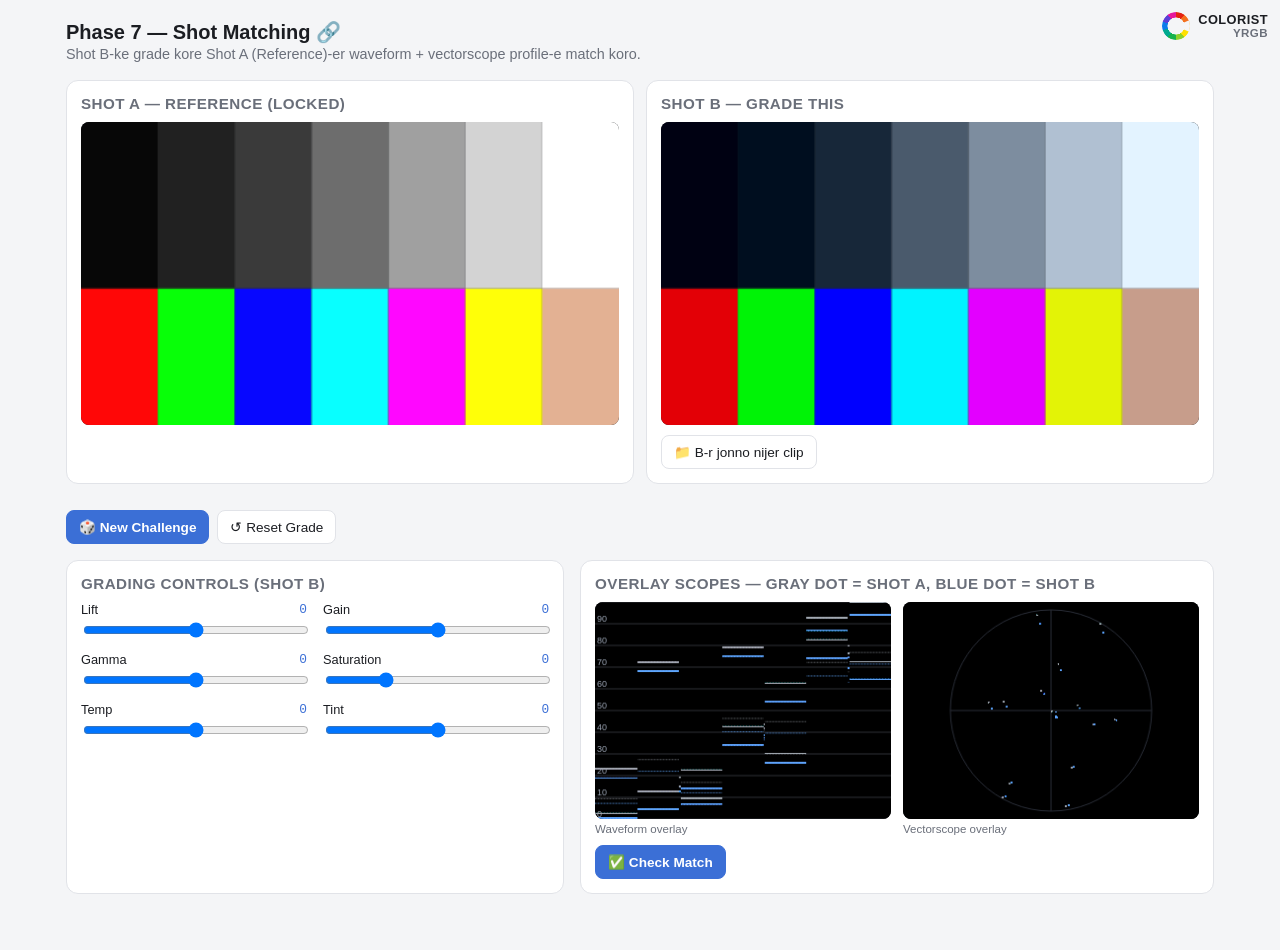
<file: phase7-shot-matching.html>
<!DOCTYPE html>
<html lang="bn">
<head>
<meta charset="UTF-8">
<meta name="viewport" content="width=device-width, initial-scale=1, viewport-fit=cover">
<title>Phase 7 — Shot Matching | Grade School Interactive</title>
<style>
:root{
  --bg:#f4f5f7; --panel:#ffffff; --text:#1b1d22; --muted:#6a6f7a; --border:#e1e3e8;
  --accent:#3b6fd6; --good:#1f9254; --bad:#d6453b; --mono:ui-monospace,Menlo,Consolas,monospace;
  --scope-bg:#0c0e12; color-scheme: light;
}
@media (prefers-color-scheme: dark){
  :root:not([data-theme="light"]){ --bg:#15171c; --panel:#1d2026; --text:#eceef2; --muted:#9499a3; --border:#2b2e36; --scope-bg:#000000; color-scheme: dark; }
}
:root[data-theme="dark"]{ --bg:#15171c; --panel:#1d2026; --text:#eceef2; --muted:#9499a3; --border:#2b2e36; --scope-bg:#000000; color-scheme: dark; }
*{box-sizing:border-box;}
html,body{height:100%;}
body{margin:0;background:var(--bg);color:var(--text);font-family:-apple-system,BlinkMacSystemFont,"Segoe UI",Roboto,sans-serif;
  padding-top:env(safe-area-inset-top,0px);padding-bottom:env(safe-area-inset-bottom,0px);}
.wrap{max-width:1180px;margin:0 auto;padding:20px 16px 40px;}
h1{font-size:1.25rem;margin:0 0 2px;}
.sub{color:var(--muted);font-size:.9rem;margin-bottom:18px;}
.srcgrid{display:grid;grid-template-columns:1fr 1fr;gap:12px;}
@media (max-width:700px){.srcgrid{grid-template-columns:1fr;}}
.grid{display:grid;grid-template-columns:1.1fr 1.4fr;gap:16px;margin-top:16px;}
@media (max-width:860px){.grid{grid-template-columns:1fr;}}
.panel{background:var(--panel);border:1px solid var(--border);border-radius:12px;padding:14px;margin-bottom:16px;}
.panel h2{font-size:.95rem;margin:0 0 10px;color:var(--muted);font-weight:600;text-transform:uppercase;letter-spacing:.03em;}
canvas{width:100%;height:auto;display:block;border-radius:8px;background:var(--scope-bg);}
.srccanvas{aspect-ratio:16/9;}
.btnrow{display:flex;flex-wrap:wrap;gap:8px;margin-top:10px;}
button{font:inherit;font-size:.85rem;padding:8px 12px;border-radius:8px;border:1px solid var(--border);background:var(--panel);color:var(--text);cursor:pointer;}
button.primary{background:var(--accent);border-color:var(--accent);color:#fff;font-weight:600;}
.scopes{display:grid;grid-template-columns:1fr 1fr;gap:12px;}
.scopecap{font-size:.72rem;color:var(--muted);margin-top:4px;}
.sliders{display:grid;grid-template-columns:1fr 1fr;gap:10px 16px;}
.slider-row label{font-size:.8rem;display:flex;justify-content:space-between;margin-bottom:3px;}
.slider-row input[type=range]{width:100%;}
.val{font-family:var(--mono);color:var(--accent);}
.legend{font-size:.72rem;color:var(--muted);line-height:1.5;margin-top:6px;}
.brand-badge{position:fixed;top:calc(env(safe-area-inset-top,0px) + 12px);right:12px;display:flex;align-items:center;gap:8px;z-index:50;}
.brand-wheel{position:relative;width:28px;height:28px;flex:none;}
.brand-wheel .ring{position:absolute;inset:0;border-radius:50%;background:conic-gradient(#e42313 0deg 36deg,#f3701e 36deg 72deg,#f6a800 72deg 108deg,#ffe000 108deg 144deg,#8ed12b 144deg 180deg,#16b24c 180deg 216deg,#00a98f 216deg 252deg,#0b7bea 252deg 288deg,#5b3fd6 288deg 324deg,#e6189c 324deg 360deg);-webkit-mask:radial-gradient(circle,transparent 42%,#000 44%);mask:radial-gradient(circle,transparent 42%,#000 44%);}
.brand-wheel .gap{position:absolute;inset:0;border-radius:50%;background:var(--bg);clip-path:polygon(50% 50%,100% 28%,100% 72%);}
.brand-name{font-size:.72rem;font-weight:700;letter-spacing:.04em;color:var(--muted);line-height:1.1;text-align:right;}
.brand-name b{display:block;color:var(--text);font-size:.8rem;}
@media (max-width:480px){.brand-name{display:none;}}
table{width:100%;border-collapse:collapse;font-size:.8rem;margin-top:8px;}
td,th{padding:4px 6px;border-bottom:1px solid var(--border);text-align:center;}
.pass{color:var(--good);font-weight:600;}
.fail{color:var(--bad);font-weight:600;}
.feedback{margin-top:10px;padding:10px 12px;border-radius:8px;font-size:.88rem;display:none;}
.feedback.show{display:block;}
.feedback.ok{background:color-mix(in srgb, var(--good) 15%, transparent);border:1px solid var(--good);}
.feedback.no{background:color-mix(in srgb, var(--bad) 15%, transparent);border:1px solid var(--bad);}
</style>
<link rel="stylesheet" href="responsive.css">
<script src="responsive.js" defer></script>
</head>
<body>
<div class="brand-badge"><div class="brand-wheel"><div class="ring"></div><div class="gap"></div></div><div class="brand-name"><b>COLORIST</b>YRGB</div></div>
<div class="wrap">
<nav class="lesson-nav" aria-label="Course navigation"><details><summary>Course menu</summary><div class="course-links">
<a href="index.html">Course home</a>
<a href="phase1-scope-literacy.html">01 — Scope Literacy</a>
<a href="phase2-exposure-correction.html">02 — Exposure Correction</a>
<a href="phase3-white-balance.html">03 — White Balance</a>
<a href="phase4-contrast-range.html">04 — Contrast &amp; Dynamic Range</a>
<a href="phase5-saturation-skintone.html">05 — Saturation &amp; Skin Tone</a>
<a href="phase6-legal-gamut.html">06 — Legal Range &amp; Gamut Check</a>
<a href="phase7-shot-matching.html" aria-current="page">07 — Shot Matching</a>
<a href="phase8-creative-look.html">08 — Creative Look &amp; Scope Discipline</a>
<a href="phase9-blind-diagnosis.html">09 — Blind Diagnosis Mode</a>
<a href="phase10-certification.html">10 — Final Certification Project</a>
</div></details></nav>

  <h1>Phase 7 — Shot Matching 🔗</h1>
  <div class="sub">Shot B-ke grade kore Shot A (Reference)-er waveform + vectorscope profile-e match koro.</div>

  <div class="srcgrid">
    <div class="panel">
      <h2>Shot A — Reference (locked)</h2>
      <canvas id="aCanvas" class="srccanvas" width="400" height="225"></canvas>
    </div>
    <div class="panel">
      <h2>Shot B — Grade This</h2>
      <canvas id="bCanvas" class="srccanvas" width="400" height="225"></canvas>
      <div class="btnrow">
        <button class="filebtn" style="position:relative;overflow:hidden;">📁 B-r jonno nijer clip
          <input type="file" id="fileInput" accept="video/*,image/*" style="position:absolute;inset:0;opacity:0;cursor:pointer;">
        </button>
      </div>
    </div>
  </div>

  <div class="btnrow">
    <button class="primary" id="newChallengeBtn">🎲 New Challenge</button>
    <button id="resetBtn">↺ Reset Grade</button>
  </div>

  <div class="grid">
    <div class="panel">
      <h2>Grading Controls (Shot B)</h2>
      <div class="sliders">
        <div class="slider-row"><label>Lift <span class="val" id="liftVal">0</span></label><input type="range" id="lift" min="-50" max="50" value="0"></div>
        <div class="slider-row"><label>Gain <span class="val" id="gainVal">0</span></label><input type="range" id="gain" min="-50" max="50" value="0"></div>
        <div class="slider-row"><label>Gamma <span class="val" id="gammaVal">0</span></label><input type="range" id="gamma" min="-50" max="50" value="0"></div>
        <div class="slider-row"><label>Saturation <span class="val" id="satVal">0</span></label><input type="range" id="sat" min="-50" max="150" value="0"></div>
        <div class="slider-row"><label>Temp <span class="val" id="tempVal">0</span></label><input type="range" id="temp" min="-50" max="50" value="0"></div>
        <div class="slider-row"><label>Tint <span class="val" id="tintVal">0</span></label><input type="range" id="tint" min="-50" max="50" value="0"></div>
      </div>
    </div>

    <div class="panel">
      <h2>Overlay Scopes — gray dot = Shot A, blue dot = Shot B</h2>
      <div class="scopes">
        <div>
          <canvas id="wfCanvas" width="300" height="220"></canvas>
          <div class="scopecap">Waveform overlay</div>
        </div>
        <div>
          <canvas id="vsCanvas" width="300" height="220"></canvas>
          <div class="scopecap">Vectorscope overlay</div>
        </div>
      </div>
      <div class="btnrow"><button class="primary" id="checkBtn">✅ Check Match</button></div>
      <table id="resultTable" style="display:none">
        <thead><tr><th>Check</th><th>Diff</th><th>Status</th></tr></thead>
        <tbody id="resultBody"></tbody>
      </table>
      <div class="feedback" id="feedback"></div>
    </div>
  </div>
</div>

<script>
const aCanvas=document.getElementById('aCanvas'), aCtx=aCanvas.getContext('2d');
const bCanvas=document.getElementById('bCanvas'), bCtx=bCanvas.getContext('2d');
const wfCanvas=document.getElementById('wfCanvas'), wfCtx=wfCanvas.getContext('2d');
const vsCanvas=document.getElementById('vsCanvas'), vsCtx=vsCanvas.getContext('2d');
const W=aCanvas.width, H=aCanvas.height;
const grayIRE=[0,10,20,40,60,80,100];
const PURE={R:[255,0,0],G:[0,255,0],B:[0,0,255],C:[0,255,255],M:[255,0,255],Y:[255,255,0]};
const barOrder=['R','G','B','C','M','Y'];
function clamp(v){return Math.max(0,Math.min(255,v));}
function toYUV(r,g,b){ const Y=0.2126*r+0.7152*g+0.0722*b; return [Y,(b-Y)*0.492,(r-Y)*0.877]; }
function fromYUV(Y,U,V){ const r=clamp(V/0.877+Y), b=clamp(U/0.492+Y); const g=clamp((Y-0.2126*r-0.0722*b)/0.7152); return [r,g,b]; }
function scaleSat(r,g,b,factor){ const [Y,U,V]=toYUV(r,g,b); return fromYUV(Y,U*factor,V*factor); }

let rawA=null, rawB=null, usingVideo=false, videoEl=null, rafId=null;

function buildChart(offset, mix, cast){
  const off=document.createElement('canvas'); off.width=W; off.height=H;
  const octx=off.getContext('2d');
  octx.fillStyle='#202225'; octx.fillRect(0,0,W,H);
  const gw=W/grayIRE.length;
  grayIRE.forEach((ire,i)=>{
    const v=clamp(ire*2.55+offset);
    const r=clamp(v+cast[0]), g=clamp(v+cast[1]), b=clamp(v+cast[2]);
    octx.fillStyle=`rgb(${r},${g},${b})`;
    octx.fillRect(i*gw,0,gw,H*0.55);
  });
  const bars=barOrder.map(k=>PURE[k]).concat([[220,170,140]]);
  const bw=W/bars.length;
  bars.forEach((col,i)=>{
    let [r,g,b]=scaleSat(col[0],col[1],col[2],mix);
    r=clamp(r+offset+cast[0]); g=clamp(g+offset+cast[1]); b=clamp(b+offset+cast[2]);
    octx.fillStyle=`rgb(${Math.round(r)},${Math.round(g)},${Math.round(b)})`;
    octx.fillRect(i*bw,H*0.55,bw,H*0.45);
  });
  return octx.getImageData(0,0,W,H);
}

function newChallenge(){
  usingVideo=false; stopVideoLoop();
  const offsetA = -15+Math.random()*30, mixA = 0.7+Math.random()*0.5;
  const offsetB = -25+Math.random()*50, mixB = 0.5+Math.random()*0.8;
  const castB = [-20+Math.random()*40, -15+Math.random()*30, -20+Math.random()*40];
  rawA = buildChart(offsetA, mixA, [0,0,0]);
  rawB = buildChart(offsetB, mixB, castB);
  aCtx.putImageData(rawA,0,0);
  resetSliders();
  regradeB();
  hideResult();
}

function getCtrls(){
  return {
    lift:+document.getElementById('lift').value, gain:+document.getElementById('gain').value, gamma:+document.getElementById('gamma').value,
    sat:+document.getElementById('sat').value, temp:+document.getElementById('temp').value, tint:+document.getElementById('tint').value
  };
}
function applyAll(r,g,b,s){
  function expo(v){
    let n=v/255; n=n+s.lift/100*0.5; n=n*(1+s.gain/100*0.6); n=Math.pow(Math.max(n,0.0001),1/(1+s.gamma/100*0.5)); return clamp(n*255);
  }
  r=expo(r); g=expo(g); b=expo(b);
  const tempOff=s.temp*0.6, tintOff=s.tint*0.7;
  r=clamp(r+tempOff+tintOff); g=clamp(g-2*tintOff); b=clamp(b-tempOff+tintOff);
  const satFactor=1+s.sat/100;
  [r,g,b]=scaleSat(r,g,b,satFactor);
  return [r,g,b];
}
function resetSliders(){ ['lift','gain','gamma','sat','temp','tint'].forEach(id=>{document.getElementById(id).value=0; document.getElementById(id+'Val').textContent='0';}); }
['lift','gain','gamma','sat','temp','tint'].forEach(id=>{
  document.getElementById(id).addEventListener('input',(e)=>{ document.getElementById(id+'Val').textContent=e.target.value; regradeB(); });
});
document.getElementById('resetBtn').addEventListener('click',()=>{resetSliders(); regradeB();});

function regradeB(){
  if(!rawB) return;
  const s=getCtrls();
  const out=bCtx.createImageData(W,H);
  const src=rawB.data, dst=out.data;
  for(let i=0;i<src.length;i+=4){
    const [r,g,b]=applyAll(src[i],src[i+1],src[i+2],s);
    dst[i]=r; dst[i+1]=g; dst[i+2]=b; dst[i+3]=255;
  }
  bCtx.putImageData(out,0,0);
  computeScopes(rawA.data, out.data);
}

function computeScopes(dataA,dataB){ drawWaveform(dataA,dataB); drawVectorscope(dataA,dataB); }
function clearScope(ctx,cv){ ctx.fillStyle='#000'; ctx.fillRect(0,0,cv.width,cv.height); }

function drawWaveform(dataA,dataB){
  clearScope(wfCtx,wfCanvas);
  const cw=wfCanvas.width, ch=wfCanvas.height;
  wfCtx.strokeStyle='rgba(154,163,178,0.3)'; wfCtx.font='9px sans-serif'; wfCtx.fillStyle='#9aa3b2';
  for(let i=0;i<=10;i++){ const y=ch-(i/10)*ch; wfCtx.beginPath(); wfCtx.moveTo(0,y); wfCtx.lineTo(cw,y); wfCtx.stroke(); wfCtx.fillText(i*10,2,y-2); }
  function plot(data,color){
    wfCtx.fillStyle=color;
    for(let y=0;y<H;y+=3){ for(let x=0;x<W;x+=2){
      const idx=(y*W+x)*4; const r=data[idx],g=data[idx+1],b=data[idx+2];
      const luma=(0.2126*r+0.7152*g+0.0722*b)/255*100;
      wfCtx.fillRect((x/W)*cw, ch-(luma/100)*ch, 1,1);
    }}
  }
  plot(dataA,'rgba(170,175,185,0.5)');
  plot(dataB,'rgba(100,170,255,0.65)');
}
function drawVectorscope(dataA,dataB){
  clearScope(vsCtx,vsCanvas);
  const cx=vsCanvas.width/2, cy=vsCanvas.height/2, R=Math.min(cx,cy)-8, scale=R/180;
  vsCtx.strokeStyle='#2a2e38';
  vsCtx.beginPath(); vsCtx.arc(cx,cy,R,0,Math.PI*2); vsCtx.stroke();
  vsCtx.beginPath(); vsCtx.moveTo(cx-R,cy); vsCtx.lineTo(cx+R,cy); vsCtx.moveTo(cx,cy-R); vsCtx.lineTo(cx,cy+R); vsCtx.stroke();
  function plot(data,color){
    vsCtx.fillStyle=color;
    for(let y=0;y<H;y+=4){ for(let x=0;x<W;x+=3){
      const idx=(y*W+x)*4; const r=data[idx],g=data[idx+1],b=data[idx+2];
      const [Y,U,V]=toYUV(r,g,b);
      vsCtx.fillRect(cx+U*scale, cy-V*scale,1,1);
    }}
  }
  plot(dataA,'rgba(170,175,185,0.5)');
  plot(dataB,'rgba(100,170,255,0.65)');
}

function hideResult(){ document.getElementById('resultTable').style.display='none'; const fb=document.getElementById('feedback'); fb.className='feedback'; fb.textContent=''; }

document.getElementById('checkBtn').addEventListener('click',()=>{
  if(!rawA||!rawB) return;
  const dataA=rawA.data, dataB=bCtx.getImageData(0,0,W,H).data;
  const body=document.getElementById('resultBody'); body.innerHTML='';
  let allPass=true;
  const gw=W/grayIRE.length;
  grayIRE.forEach((ire,i)=>{
    const cx=Math.floor((i+0.5)*gw), cy=Math.floor(H*0.27);
    const idx=(cy*W+cx)*4;
    const lumaA=(0.2126*dataA[idx]+0.7152*dataA[idx+1]+0.0722*dataA[idx+2])/255*100;
    const lumaB=(0.2126*dataB[idx]+0.7152*dataB[idx+1]+0.0722*dataB[idx+2])/255*100;
    const diff=Math.abs(lumaA-lumaB);
    const pass=diff<=8;
    if(!pass) allPass=false;
    const tr=document.createElement('tr');
    tr.innerHTML=`<td>${ire} IRE patch</td><td>${diff.toFixed(1)} IRE</td><td class="${pass?'pass':'fail'}">${pass?'✅':'❌'}</td>`;
    body.appendChild(tr);
  });
  const bars=barOrder.concat(['Skin']);
  const bw=W/bars.length;
  bars.forEach((label,i)=>{
    const cx=Math.floor((i+0.5)*bw), cy=Math.floor(H*0.77);
    const idx=(cy*W+cx)*4;
    const [Ya,Ua,Va]=toYUV(dataA[idx],dataA[idx+1],dataA[idx+2]);
    const [Yb,Ub,Vb]=toYUV(dataB[idx],dataB[idx+1],dataB[idx+2]);
    const dist=Math.sqrt((Ua-Ub)**2+(Va-Vb)**2);
    const pass=dist<=20;
    if(!pass) allPass=false;
    const tr=document.createElement('tr');
    tr.innerHTML=`<td>${label} (vector)</td><td>${dist.toFixed(0)}</td><td class="${pass?'pass':'fail'}">${pass?'✅':'❌'}</td>`;
    body.appendChild(tr);
  });
  document.getElementById('resultTable').style.display='table';
  const fb=document.getElementById('feedback');
  fb.className='feedback show '+(allPass?'ok':'no');
  fb.innerHTML = allPass
    ? `✅ Shot B ekhon Shot A-r shathe match kore — scope profile kache kache!`
    : `❌ Kichu patch/bar ekhono match kore na — waveform-e luma diff ar vectorscope-e color diff dekhe fine-tune koro.`;
});

function stopVideoLoop(){ if(rafId){cancelAnimationFrame(rafId); rafId=null;} if(videoEl){videoEl.pause();} }
document.getElementById('fileInput').addEventListener('change',(e)=>{
  const file=e.target.files[0]; if(!file) return;
  const url=URL.createObjectURL(file);
  hideResult();
  if(file.type.startsWith('image/')){
    usingVideo=false; stopVideoLoop();
    const img=new Image();
    img.onload=()=>{
      const off=document.createElement('canvas'); off.width=W; off.height=H;
      const octx=off.getContext('2d'); octx.drawImage(img,0,0,W,H);
      rawB=octx.getImageData(0,0,W,H);
      resetSliders(); regradeB();
    };
    img.src=url;
  } else {
    usingVideo=true;
    videoEl=document.createElement('video'); videoEl.src=url; videoEl.muted=true; videoEl.loop=true; videoEl.playsInline=true;
    videoEl.addEventListener('loadeddata',()=>{
      videoEl.play();
      const off=document.createElement('canvas'); off.width=W; off.height=H; const octx=off.getContext('2d');
      const loop=()=>{
        octx.drawImage(videoEl,0,0,W,H);
        rawB=octx.getImageData(0,0,W,H);
        regradeB();
        rafId=requestAnimationFrame(loop);
      };
      loop();
    });
  }
});

document.getElementById('newChallengeBtn').addEventListener('click', newChallenge);
newChallenge();
</script>
</body>
</html>
</file>
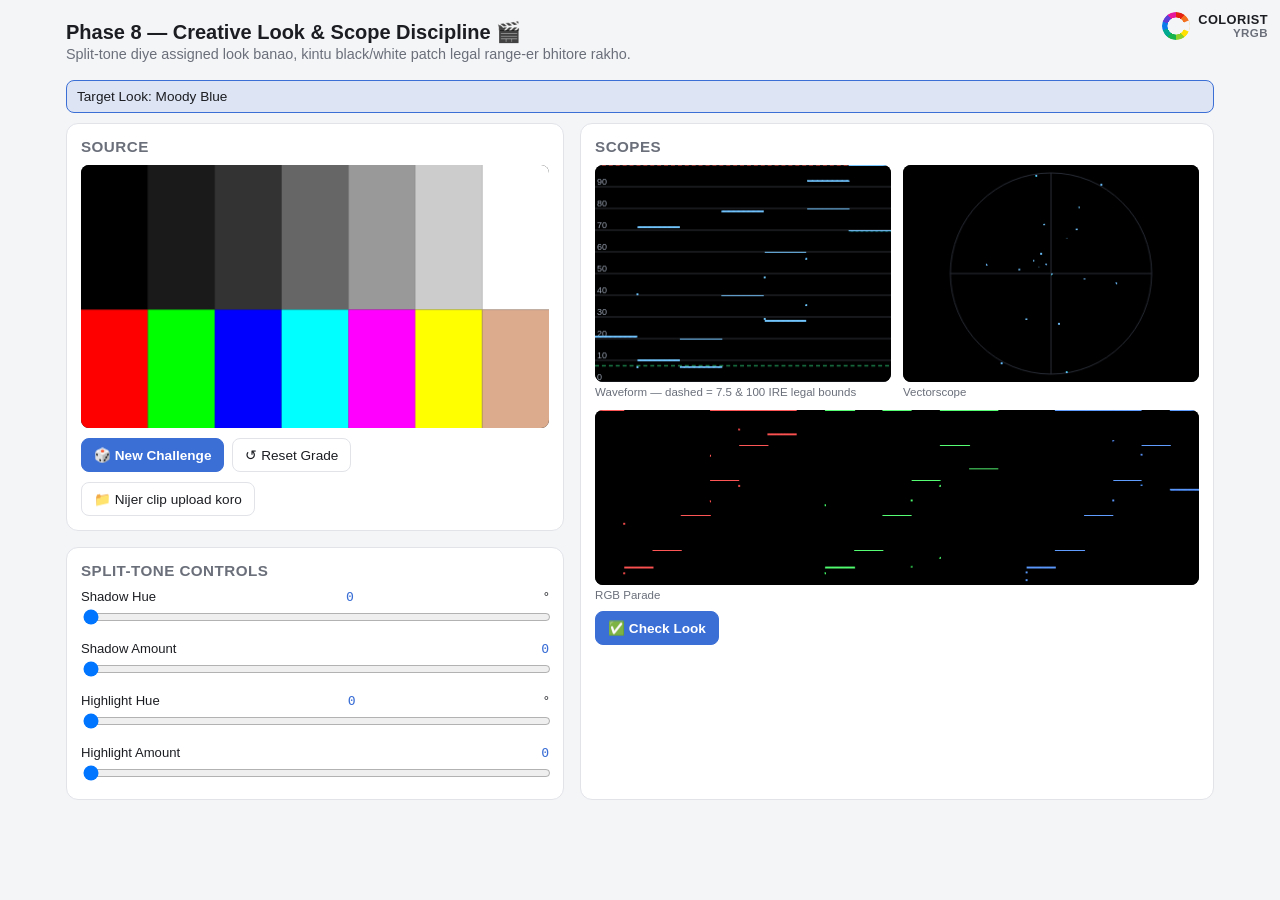
<file: phase8-creative-look.html>
<!DOCTYPE html>
<html lang="bn">
<head>
<meta charset="UTF-8">
<meta name="viewport" content="width=device-width, initial-scale=1, viewport-fit=cover">
<title>Phase 8 — Creative Look & Scope Discipline | Grade School Interactive</title>
<style>
:root{
  --bg:#f4f5f7; --panel:#ffffff; --text:#1b1d22; --muted:#6a6f7a; --border:#e1e3e8;
  --accent:#3b6fd6; --good:#1f9254; --bad:#d6453b; --mono:ui-monospace,Menlo,Consolas,monospace;
  --scope-bg:#0c0e12; color-scheme: light;
}
@media (prefers-color-scheme: dark){
  :root:not([data-theme="light"]){ --bg:#15171c; --panel:#1d2026; --text:#eceef2; --muted:#9499a3; --border:#2b2e36; --scope-bg:#000000; color-scheme: dark; }
}
:root[data-theme="dark"]{ --bg:#15171c; --panel:#1d2026; --text:#eceef2; --muted:#9499a3; --border:#2b2e36; --scope-bg:#000000; color-scheme: dark; }
*{box-sizing:border-box;}
html,body{height:100%;}
body{margin:0;background:var(--bg);color:var(--text);font-family:-apple-system,BlinkMacSystemFont,"Segoe UI",Roboto,sans-serif;
  padding-top:env(safe-area-inset-top,0px);padding-bottom:env(safe-area-inset-bottom,0px);}
.wrap{max-width:1180px;margin:0 auto;padding:20px 16px 40px;}
h1{font-size:1.25rem;margin:0 0 2px;}
.sub{color:var(--muted);font-size:.9rem;margin-bottom:18px;}
.grid{display:grid;grid-template-columns:1.1fr 1.4fr;gap:16px;}
@media (max-width:860px){.grid{grid-template-columns:1fr;}}
.panel{background:var(--panel);border:1px solid var(--border);border-radius:12px;padding:14px;margin-bottom:16px;}
.panel h2{font-size:.95rem;margin:0 0 10px;color:var(--muted);font-weight:600;text-transform:uppercase;letter-spacing:.03em;}
canvas{width:100%;height:auto;display:block;border-radius:8px;background:var(--scope-bg);}
#srcCanvas{aspect-ratio:16/9;}
.btnrow{display:flex;flex-wrap:wrap;gap:8px;margin-top:10px;}
button{font:inherit;font-size:.85rem;padding:8px 12px;border-radius:8px;border:1px solid var(--border);background:var(--panel);color:var(--text);cursor:pointer;}
button.primary{background:var(--accent);border-color:var(--accent);color:#fff;font-weight:600;}
.filebtn{position:relative;overflow:hidden;}
.filebtn input{position:absolute;inset:0;opacity:0;cursor:pointer;}
.scopes{display:grid;grid-template-columns:1fr 1fr;gap:12px;}
.scopes .full{grid-column:1 / -1;}
.scopecap{font-size:.72rem;color:var(--muted);margin-top:4px;}
.sliders{display:flex;flex-direction:column;gap:12px;}
.slider-row label{font-size:.82rem;display:flex;justify-content:space-between;margin-bottom:3px;}
.slider-row input[type=range]{width:100%;}
.val{font-family:var(--mono);color:var(--accent);}
.legend{font-size:.72rem;color:var(--muted);line-height:1.5;margin-top:6px;}
.target{background:color-mix(in srgb, var(--accent) 12%, transparent);border:1px solid var(--accent);border-radius:8px;padding:8px 10px;font-size:.85rem;margin-bottom:10px;}
.brand-badge{position:fixed;top:calc(env(safe-area-inset-top,0px) + 12px);right:12px;display:flex;align-items:center;gap:8px;z-index:50;}
.brand-wheel{position:relative;width:28px;height:28px;flex:none;}
.brand-wheel .ring{position:absolute;inset:0;border-radius:50%;background:conic-gradient(#e42313 0deg 36deg,#f3701e 36deg 72deg,#f6a800 72deg 108deg,#ffe000 108deg 144deg,#8ed12b 144deg 180deg,#16b24c 180deg 216deg,#00a98f 216deg 252deg,#0b7bea 252deg 288deg,#5b3fd6 288deg 324deg,#e6189c 324deg 360deg);-webkit-mask:radial-gradient(circle,transparent 42%,#000 44%);mask:radial-gradient(circle,transparent 42%,#000 44%);}
.brand-wheel .gap{position:absolute;inset:0;border-radius:50%;background:var(--bg);clip-path:polygon(50% 50%,100% 28%,100% 72%);}
.brand-name{font-size:.72rem;font-weight:700;letter-spacing:.04em;color:var(--muted);line-height:1.1;text-align:right;}
.brand-name b{display:block;color:var(--text);font-size:.8rem;}
@media (max-width:480px){.brand-name{display:none;}}
table{width:100%;border-collapse:collapse;font-size:.8rem;margin-top:8px;}
td,th{padding:4px 6px;border-bottom:1px solid var(--border);text-align:center;}
.pass{color:var(--good);font-weight:600;}
.fail{color:var(--bad);font-weight:600;}
.feedback{margin-top:10px;padding:10px 12px;border-radius:8px;font-size:.88rem;display:none;}
.feedback.show{display:block;}
.feedback.ok{background:color-mix(in srgb, var(--good) 15%, transparent);border:1px solid var(--good);}
.feedback.no{background:color-mix(in srgb, var(--bad) 15%, transparent);border:1px solid var(--bad);}
</style>
<link rel="stylesheet" href="responsive.css">
<script src="responsive.js" defer></script>
</head>
<body>
<div class="brand-badge"><div class="brand-wheel"><div class="ring"></div><div class="gap"></div></div><div class="brand-name"><b>COLORIST</b>YRGB</div></div>
<div class="wrap">
<nav class="lesson-nav" aria-label="Course navigation"><details><summary>Course menu</summary><div class="course-links">
<a href="index.html">Course home</a>
<a href="phase1-scope-literacy.html">01 — Scope Literacy</a>
<a href="phase2-exposure-correction.html">02 — Exposure Correction</a>
<a href="phase3-white-balance.html">03 — White Balance</a>
<a href="phase4-contrast-range.html">04 — Contrast &amp; Dynamic Range</a>
<a href="phase5-saturation-skintone.html">05 — Saturation &amp; Skin Tone</a>
<a href="phase6-legal-gamut.html">06 — Legal Range &amp; Gamut Check</a>
<a href="phase7-shot-matching.html">07 — Shot Matching</a>
<a href="phase8-creative-look.html" aria-current="page">08 — Creative Look &amp; Scope Discipline</a>
<a href="phase9-blind-diagnosis.html">09 — Blind Diagnosis Mode</a>
<a href="phase10-certification.html">10 — Final Certification Project</a>
</div></details></nav>

  <h1>Phase 8 — Creative Look & Scope Discipline 🎬</h1>
  <div class="sub">Split-tone diye assigned look banao, kintu black/white patch legal range-er bhitore rakho.</div>

  <div class="target" id="targetLabel">Target Look: —</div>

  <div class="grid">
    <div>
      <div class="panel">
        <h2>Source</h2>
        <canvas id="srcCanvas" width="480" height="270"></canvas>
        <div class="btnrow">
          <button class="primary" id="newChallengeBtn">🎲 New Challenge</button>
          <button id="resetBtn">↺ Reset Grade</button>
        </div>
        <div class="btnrow">
          <button class="filebtn">📁 Nijer clip upload koro
            <input type="file" id="fileInput" accept="video/*,image/*">
          </button>
        </div>
      </div>

      <div class="panel">
        <h2>Split-Tone Controls</h2>
        <div class="sliders">
          <div class="slider-row"><label>Shadow Hue <span class="val" id="shHueVal">0</span>°</label><input type="range" id="shHue" min="0" max="360" value="0"></div>
          <div class="slider-row"><label>Shadow Amount <span class="val" id="shAmtVal">0</span></label><input type="range" id="shAmt" min="0" max="50" value="0"></div>
          <div class="slider-row"><label>Highlight Hue <span class="val" id="hlHueVal">0</span>°</label><input type="range" id="hlHue" min="0" max="360" value="0"></div>
          <div class="slider-row"><label>Highlight Amount <span class="val" id="hlAmtVal">0</span></label><input type="range" id="hlAmt" min="0" max="50" value="0"></div>
        </div>
      </div>
    </div>

    <div class="panel">
      <h2>Scopes</h2>
      <div class="scopes">
        <div>
          <canvas id="wfCanvas" width="300" height="220"></canvas>
          <div class="scopecap">Waveform — dashed = 7.5 & 100 IRE legal bounds</div>
        </div>
        <div>
          <canvas id="vsCanvas" width="300" height="220"></canvas>
          <div class="scopecap">Vectorscope</div>
        </div>
        <div class="full">
          <canvas id="prCanvas" width="620" height="180"></canvas>
          <div class="scopecap">RGB Parade</div>
        </div>
      </div>
      <div class="btnrow"><button class="primary" id="checkBtn">✅ Check Look</button></div>
      <table id="resultTable" style="display:none">
        <thead><tr><th>Check</th><th>Value</th><th>Status</th></tr></thead>
        <tbody id="resultBody"></tbody>
      </table>
      <div class="feedback" id="feedback"></div>
    </div>
  </div>
</div>

<script>
const srcCanvas=document.getElementById('srcCanvas'), srcCtx=srcCanvas.getContext('2d');
const wfCanvas=document.getElementById('wfCanvas'), wfCtx=wfCanvas.getContext('2d');
const vsCanvas=document.getElementById('vsCanvas'), vsCtx=vsCanvas.getContext('2d');
const prCanvas=document.getElementById('prCanvas'), prCtx=prCanvas.getContext('2d');
const W=srcCanvas.width, H=srcCanvas.height;
const grayIRE=[0,10,20,40,60,80,100];
function clamp(v){return Math.max(0,Math.min(255,v));}

const LOOKS=[
  {name:'Teal & Orange', shadow:[160,200], highlight:[15,45]},
  {name:'Moody Blue', shadow:[195,250], highlight:[195,250]},
  {name:'Warm Vintage', shadow:[25,60], highlight:[25,60]},
  {name:'Sunset Glow', shadow:[275,320], highlight:[18,48]}
];
let currentLook=null, rawData=null, usingVideo=false, videoEl=null, rafId=null;

function hslToRgb(h,s,l){
  s/=100; l/=100;
  const c=(1-Math.abs(2*l-1))*s, x=c*(1-Math.abs((h/60)%2-1)), m=l-c/2;
  let [r,g,b]=h<60?[c,x,0]:h<120?[x,c,0]:h<180?[0,c,x]:h<240?[0,x,c]:h<300?[x,0,c]:[c,0,x];
  return [(r+m)*255,(g+m)*255,(b+m)*255];
}

function buildRawChart(){
  const off=document.createElement('canvas'); off.width=W; off.height=H;
  const octx=off.getContext('2d');
  octx.fillStyle='#202225'; octx.fillRect(0,0,W,H);
  const gw=W/grayIRE.length;
  grayIRE.forEach((ire,i)=>{
    const v=Math.round(ire*2.55);
    octx.fillStyle=`rgb(${v},${v},${v})`;
    octx.fillRect(i*gw,0,gw,H*0.55);
  });
  const bars=[[255,0,0],[0,255,0],[0,0,255],[0,255,255],[255,0,255],[255,255,0],[220,170,140]];
  const bw=W/bars.length;
  bars.forEach((col,i)=>{
    octx.fillStyle=`rgb(${col[0]},${col[1]},${col[2]})`;
    octx.fillRect(i*bw,H*0.55,bw,H*0.45);
  });
  return octx.getImageData(0,0,W,H);
}

function newChallenge(){
  usingVideo=false; stopVideoLoop();
  currentLook = LOOKS[Math.floor(Math.random()*LOOKS.length)];
  document.getElementById('targetLabel').textContent = `Target Look: ${currentLook.name}`;
  rawData=buildRawChart();
  resetSliders();
  regrade();
  hideResult();
}

function getCtrls(){
  return {
    shHue:+document.getElementById('shHue').value, shAmt:+document.getElementById('shAmt').value,
    hlHue:+document.getElementById('hlHue').value, hlAmt:+document.getElementById('hlAmt').value
  };
}
function applySplitTone(r,g,b,c){
  const Y=(0.2126*r+0.7152*g+0.0722*b)/255;
  const shW=Math.max(0,Math.min(1,1-Y*2));
  const hlW=Math.max(0,Math.min(1,(Y-0.5)*2));
  const [sr,sg,sb]=hslToRgb(c.shHue,100,50);
  const [hr,hg,hb]=hslToRgb(c.hlHue,100,50);
  const nr=clamp(r+(sr-128)*shW*(c.shAmt/50)+(hr-128)*hlW*(c.hlAmt/50));
  const ng=clamp(g+(sg-128)*shW*(c.shAmt/50)+(hg-128)*hlW*(c.hlAmt/50));
  const nb=clamp(b+(sb-128)*shW*(c.shAmt/50)+(hb-128)*hlW*(c.hlAmt/50));
  return [nr,ng,nb];
}
function resetSliders(){ ['shHue','shAmt','hlHue','hlAmt'].forEach(id=>{document.getElementById(id).value=0; document.getElementById(id+'Val').textContent='0';}); }
['shHue','shAmt','hlHue','hlAmt'].forEach(id=>{
  document.getElementById(id).addEventListener('input',(e)=>{ document.getElementById(id+'Val').textContent=e.target.value; regrade(); });
});
document.getElementById('resetBtn').addEventListener('click',()=>{resetSliders(); regrade();});

function regrade(){
  if(!rawData) return;
  const c=getCtrls();
  const out=srcCtx.createImageData(W,H);
  const src=rawData.data, dst=out.data;
  for(let i=0;i<src.length;i+=4){
    const [r,g,b]=applySplitTone(src[i],src[i+1],src[i+2],c);
    dst[i]=r; dst[i+1]=g; dst[i+2]=b; dst[i+3]=255;
  }
  srcCtx.putImageData(out,0,0);
  computeScopes(dst);
}

function computeScopes(data){ drawWaveform(data); drawVectorscope(data); drawParade(data); }
function clearScope(ctx,cv){ ctx.fillStyle='#000'; ctx.fillRect(0,0,cv.width,cv.height); }

function drawWaveform(data){
  clearScope(wfCtx,wfCanvas);
  const cw=wfCanvas.width, ch=wfCanvas.height;
  wfCtx.strokeStyle='rgba(154,163,178,0.3)'; wfCtx.font='9px sans-serif'; wfCtx.fillStyle='#9aa3b2';
  for(let i=0;i<=10;i++){ const y=ch-(i/10)*ch; wfCtx.beginPath(); wfCtx.moveTo(0,y); wfCtx.lineTo(cw,y); wfCtx.stroke(); wfCtx.fillText(i*10,2,y-2); }
  wfCtx.save(); wfCtx.setLineDash([4,3]); wfCtx.lineWidth=1.5;
  wfCtx.strokeStyle='rgba(31,146,84,0.85)'; let y=ch-(7.5/100)*ch; wfCtx.beginPath(); wfCtx.moveTo(0,y); wfCtx.lineTo(cw,y); wfCtx.stroke();
  wfCtx.strokeStyle='rgba(214,69,59,0.85)'; y=ch-(100/100)*ch; wfCtx.beginPath(); wfCtx.moveTo(0,y); wfCtx.lineTo(cw,y); wfCtx.stroke();
  wfCtx.restore();
  wfCtx.fillStyle='rgba(120,200,255,0.55)';
  for(let yy=0;yy<H;yy+=3){ for(let x=0;x<W;x+=2){
    const idx=(yy*W+x)*4; const r=data[idx],g=data[idx+1],b=data[idx+2];
    const luma=(0.2126*r+0.7152*g+0.0722*b)/255*100;
    wfCtx.fillRect((x/W)*cw, ch-(luma/100)*ch, 1,1);
  }}
}
function drawVectorscope(data){
  clearScope(vsCtx,vsCanvas);
  const cx=vsCanvas.width/2, cy=vsCanvas.height/2, R=Math.min(cx,cy)-8, scale=R/180;
  vsCtx.strokeStyle='#2a2e38';
  vsCtx.beginPath(); vsCtx.arc(cx,cy,R,0,Math.PI*2); vsCtx.stroke();
  vsCtx.beginPath(); vsCtx.moveTo(cx-R,cy); vsCtx.lineTo(cx+R,cy); vsCtx.moveTo(cx,cy-R); vsCtx.lineTo(cx,cy+R); vsCtx.stroke();
  vsCtx.fillStyle='rgba(120,200,255,0.55)';
  for(let yy=0;yy<H;yy+=4){ for(let x=0;x<W;x+=3){
    const idx=(yy*W+x)*4; const r=data[idx],g=data[idx+1],b=data[idx+2];
    const Y=0.2126*r+0.7152*g+0.0722*b; const u=(b-Y)*0.492, v=(r-Y)*0.877;
    vsCtx.fillRect(cx+u*scale, cy-v*scale,1,1);
  }}
}
function drawParade(data){
  clearScope(prCtx,prCanvas);
  const cw=prCanvas.width, ch=prCanvas.height, third=cw/3;
  const chans=[{i:0,col:'rgba(255,90,90,0.5)'},{i:1,col:'rgba(90,255,120,0.5)'},{i:2,col:'rgba(100,160,255,0.5)'}];
  chans.forEach(c=>{
    prCtx.fillStyle=c.col;
    for(let yy=0;yy<H;yy+=3){ for(let x=0;x<W;x+=2){
      const idx=(yy*W+x)*4; const val=data[idx+c.i]/255*100;
      prCtx.fillRect(c.i*third+(x/W)*third, ch-(val/100)*ch,1,1);
    }}
  });
}

function hueDist(a,b){ const d=Math.abs(a-b)%360; return Math.min(d,360-d); }
function hueInRange(h,range){ if(range[0]<=range[1]) return h>=range[0]&&h<=range[1]; return h>=range[0]||h<=range[1]; }

function hideResult(){ document.getElementById('resultTable').style.display='none'; const fb=document.getElementById('feedback'); fb.className='feedback'; fb.textContent=''; }

document.getElementById('checkBtn').addEventListener('click',()=>{
  if(!rawData||!currentLook) return;
  const c=getCtrls();
  const data=srcCtx.getImageData(0,0,W,H).data;
  const body=document.getElementById('resultBody'); body.innerHTML='';
  let allPass=true;
  const shOK = hueInRange(c.shHue,currentLook.shadow) && c.shAmt>=15;
  const hlOK = hueInRange(c.hlHue,currentLook.highlight) && c.hlAmt>=15;
  [['Shadow hue/amount matches look',shOK],['Highlight hue/amount matches look',hlOK]].forEach(([label,pass])=>{
    if(!pass) allPass=false;
    const tr=document.createElement('tr');
    tr.innerHTML=`<td>${label}</td><td>—</td><td class="${pass?'pass':'fail'}">${pass?'✅':'❌'}</td>`;
    body.appendChild(tr);
  });
  const gw=W/grayIRE.length;
  [0,6].forEach(i=>{
    const cx=Math.floor((i+0.5)*gw), cy=Math.floor(H*0.27);
    const idx=(cy*W+cx)*4;
    const luma=(0.2126*data[idx]+0.7152*data[idx+1]+0.0722*data[idx+2])/255*100;
    const pass = luma>=5 && luma<=100.5;
    if(!pass) allPass=false;
    const tr=document.createElement('tr');
    tr.innerHTML=`<td>${grayIRE[i]} IRE patch (legal)</td><td>${luma.toFixed(1)}</td><td class="${pass?'pass':'fail'}">${pass?'✅':'❌'}</td>`;
    body.appendChild(tr);
  });
  document.getElementById('resultTable').style.display='table';
  const fb=document.getElementById('feedback');
  fb.className='feedback show '+(allPass?'ok':'no');
  fb.innerHTML = allPass
    ? `✅ "${currentLook.name}" look thik banano geche, ar scope-o legal range-e ache!`
    : `❌ Hue/amount target-er shathe match korche na, othoba black/white patch illegal hoye geche — adjust koro.`;
});

function stopVideoLoop(){ if(rafId){cancelAnimationFrame(rafId); rafId=null;} if(videoEl){videoEl.pause();} }
document.getElementById('fileInput').addEventListener('change',(e)=>{
  const file=e.target.files[0]; if(!file) return;
  const url=URL.createObjectURL(file);
  hideResult();
  if(file.type.startsWith('image/')){
    usingVideo=false; stopVideoLoop();
    const img=new Image();
    img.onload=()=>{
      const off=document.createElement('canvas'); off.width=W; off.height=H;
      const octx=off.getContext('2d'); octx.drawImage(img,0,0,W,H);
      rawData=octx.getImageData(0,0,W,H);
      resetSliders(); regrade();
    };
    img.src=url;
  } else {
    usingVideo=true;
    videoEl=document.createElement('video'); videoEl.src=url; videoEl.muted=true; videoEl.loop=true; videoEl.playsInline=true;
    videoEl.addEventListener('loadeddata',()=>{
      videoEl.play();
      const off=document.createElement('canvas'); off.width=W; off.height=H; const octx=off.getContext('2d');
      const loop=()=>{
        octx.drawImage(videoEl,0,0,W,H);
        rawData=octx.getImageData(0,0,W,H);
        regrade();
        rafId=requestAnimationFrame(loop);
      };
      loop();
    });
  }
});

document.getElementById('newChallengeBtn').addEventListener('click', newChallenge);
newChallenge();
</script>
</body>
</html>
</file>
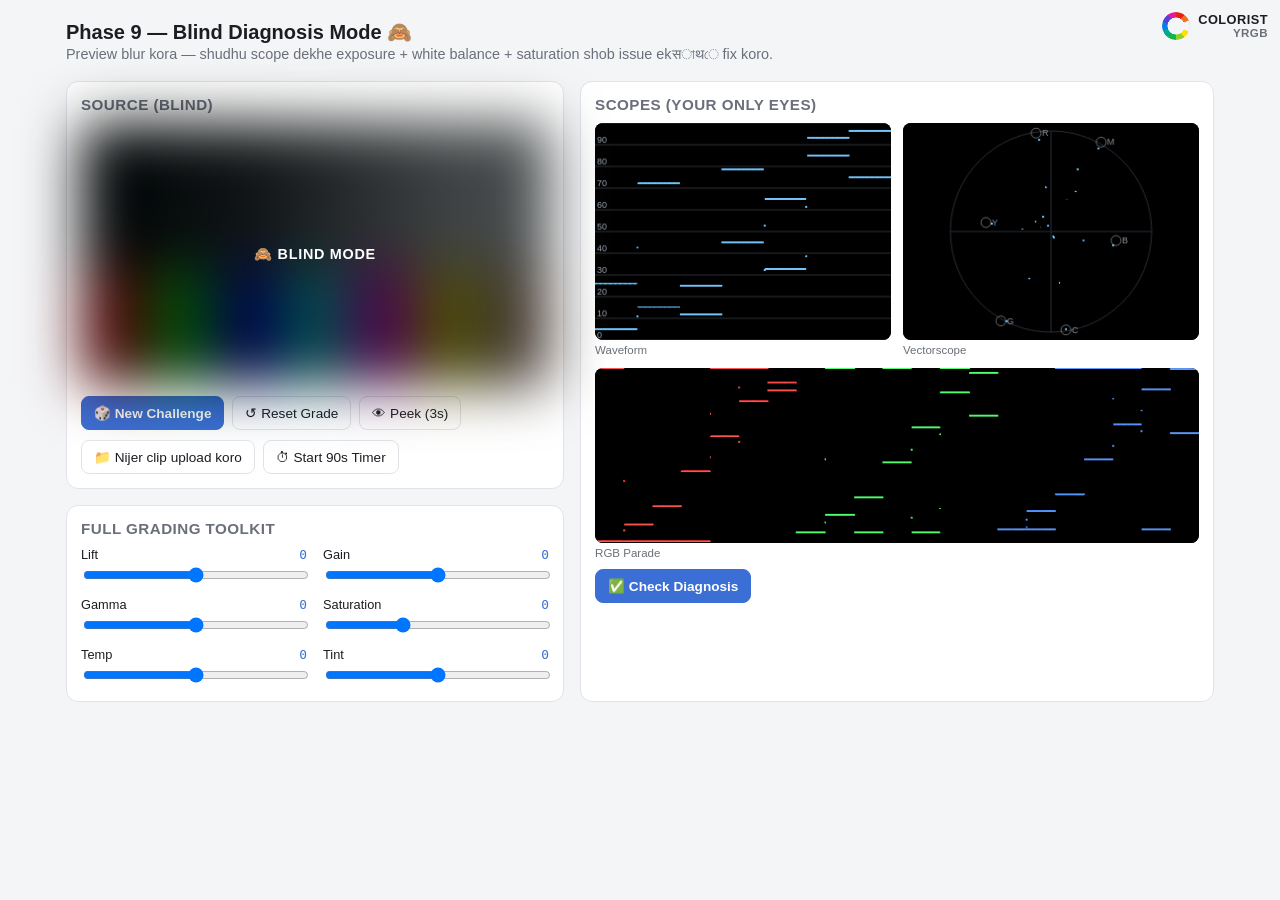
<file: phase9-blind-diagnosis.html>
<!DOCTYPE html>
<html lang="bn">
<head>
<meta charset="UTF-8">
<meta name="viewport" content="width=device-width, initial-scale=1, viewport-fit=cover">
<title>Phase 9 — Blind Diagnosis | Grade School Interactive</title>
<style>
:root{
  --bg:#f4f5f7; --panel:#ffffff; --text:#1b1d22; --muted:#6a6f7a; --border:#e1e3e8;
  --accent:#3b6fd6; --good:#1f9254; --bad:#d6453b; --mono:ui-monospace,Menlo,Consolas,monospace;
  --scope-bg:#0c0e12; color-scheme: light;
}
@media (prefers-color-scheme: dark){
  :root:not([data-theme="light"]){ --bg:#15171c; --panel:#1d2026; --text:#eceef2; --muted:#9499a3; --border:#2b2e36; --scope-bg:#000000; color-scheme: dark; }
}
:root[data-theme="dark"]{ --bg:#15171c; --panel:#1d2026; --text:#eceef2; --muted:#9499a3; --border:#2b2e36; --scope-bg:#000000; color-scheme: dark; }
*{box-sizing:border-box;}
html,body{height:100%;}
body{margin:0;background:var(--bg);color:var(--text);font-family:-apple-system,BlinkMacSystemFont,"Segoe UI",Roboto,sans-serif;
  padding-top:env(safe-area-inset-top,0px);padding-bottom:env(safe-area-inset-bottom,0px);}
.wrap{max-width:1180px;margin:0 auto;padding:20px 16px 40px;}
h1{font-size:1.25rem;margin:0 0 2px;}
.sub{color:var(--muted);font-size:.9rem;margin-bottom:18px;}
.grid{display:grid;grid-template-columns:1.1fr 1.4fr;gap:16px;}
@media (max-width:860px){.grid{grid-template-columns:1fr;}}
.panel{background:var(--panel);border:1px solid var(--border);border-radius:12px;padding:14px;margin-bottom:16px;}
.panel h2{font-size:.95rem;margin:0 0 10px;color:var(--muted);font-weight:600;text-transform:uppercase;letter-spacing:.03em;}
canvas{width:100%;height:auto;display:block;border-radius:8px;background:var(--scope-bg);}
.srcwrap{position:relative;}
#srcCanvas{aspect-ratio:16/9;transition:filter .2s;}
#srcCanvas.blind{filter:blur(28px) brightness(0.3);}
.blindtag{position:absolute;inset:0;display:flex;align-items:center;justify-content:center;color:#fff;font-weight:700;font-size:.9rem;letter-spacing:.05em;pointer-events:none;}
.blindtag.hidden{display:none;}
.btnrow{display:flex;flex-wrap:wrap;gap:8px;margin-top:10px;}
button{font:inherit;font-size:.85rem;padding:8px 12px;border-radius:8px;border:1px solid var(--border);background:var(--panel);color:var(--text);cursor:pointer;}
button.primary{background:var(--accent);border-color:var(--accent);color:#fff;font-weight:600;}
.filebtn{position:relative;overflow:hidden;}
.filebtn input{position:absolute;inset:0;opacity:0;cursor:pointer;}
.scopes{display:grid;grid-template-columns:1fr 1fr;gap:12px;}
.scopes .full{grid-column:1 / -1;}
.scopecap{font-size:.72rem;color:var(--muted);margin-top:4px;}
.sliders{display:grid;grid-template-columns:1fr 1fr;gap:10px 16px;}
.slider-row label{font-size:.8rem;display:flex;justify-content:space-between;margin-bottom:3px;}
.slider-row input[type=range]{width:100%;}
.val{font-family:var(--mono);color:var(--accent);}
.legend{font-size:.72rem;color:var(--muted);line-height:1.5;margin-top:6px;}
.timer{font-family:var(--mono);font-weight:700;font-size:1rem;color:var(--accent);}
.brand-badge{position:fixed;top:calc(env(safe-area-inset-top,0px) + 12px);right:12px;display:flex;align-items:center;gap:8px;z-index:50;}
.brand-wheel{position:relative;width:28px;height:28px;flex:none;}
.brand-wheel .ring{position:absolute;inset:0;border-radius:50%;background:conic-gradient(#e42313 0deg 36deg,#f3701e 36deg 72deg,#f6a800 72deg 108deg,#ffe000 108deg 144deg,#8ed12b 144deg 180deg,#16b24c 180deg 216deg,#00a98f 216deg 252deg,#0b7bea 252deg 288deg,#5b3fd6 288deg 324deg,#e6189c 324deg 360deg);-webkit-mask:radial-gradient(circle,transparent 42%,#000 44%);mask:radial-gradient(circle,transparent 42%,#000 44%);}
.brand-wheel .gap{position:absolute;inset:0;border-radius:50%;background:var(--bg);clip-path:polygon(50% 50%,100% 28%,100% 72%);}
.brand-name{font-size:.72rem;font-weight:700;letter-spacing:.04em;color:var(--muted);line-height:1.1;text-align:right;}
.brand-name b{display:block;color:var(--text);font-size:.8rem;}
@media (max-width:480px){.brand-name{display:none;}}
table{width:100%;border-collapse:collapse;font-size:.8rem;margin-top:8px;}
td,th{padding:4px 6px;border-bottom:1px solid var(--border);text-align:center;}
.pass{color:var(--good);font-weight:600;}
.fail{color:var(--bad);font-weight:600;}
.feedback{margin-top:10px;padding:10px 12px;border-radius:8px;font-size:.88rem;display:none;}
.feedback.show{display:block;}
.feedback.ok{background:color-mix(in srgb, var(--good) 15%, transparent);border:1px solid var(--good);}
.feedback.no{background:color-mix(in srgb, var(--bad) 15%, transparent);border:1px solid var(--bad);}
</style>
<link rel="stylesheet" href="responsive.css">
<script src="responsive.js" defer></script>
</head>
<body>
<div class="brand-badge"><div class="brand-wheel"><div class="ring"></div><div class="gap"></div></div><div class="brand-name"><b>COLORIST</b>YRGB</div></div>
<div class="wrap">
<nav class="lesson-nav" aria-label="Course navigation"><details><summary>Course menu</summary><div class="course-links">
<a href="index.html">Course home</a>
<a href="phase1-scope-literacy.html">01 — Scope Literacy</a>
<a href="phase2-exposure-correction.html">02 — Exposure Correction</a>
<a href="phase3-white-balance.html">03 — White Balance</a>
<a href="phase4-contrast-range.html">04 — Contrast &amp; Dynamic Range</a>
<a href="phase5-saturation-skintone.html">05 — Saturation &amp; Skin Tone</a>
<a href="phase6-legal-gamut.html">06 — Legal Range &amp; Gamut Check</a>
<a href="phase7-shot-matching.html">07 — Shot Matching</a>
<a href="phase8-creative-look.html">08 — Creative Look &amp; Scope Discipline</a>
<a href="phase9-blind-diagnosis.html" aria-current="page">09 — Blind Diagnosis Mode</a>
<a href="phase10-certification.html">10 — Final Certification Project</a>
</div></details></nav>

  <h1>Phase 9 — Blind Diagnosis Mode 🙈</h1>
  <div class="sub">Preview blur kora — shudhu scope dekhe exposure + white balance + saturation shob issue ekसাथে fix koro.</div>

  <div class="grid">
    <div>
      <div class="panel">
        <h2>Source (Blind)</h2>
        <div class="srcwrap">
          <canvas id="srcCanvas" class="blind" width="480" height="270"></canvas>
          <div class="blindtag" id="blindTag">🙈 BLIND MODE</div>
        </div>
        <div class="btnrow">
          <button class="primary" id="newChallengeBtn">🎲 New Challenge</button>
          <button id="resetBtn">↺ Reset Grade</button>
          <button id="peekBtn">👁 Peek (3s)</button>
        </div>
        <div class="btnrow">
          <button class="filebtn">📁 Nijer clip upload koro
            <input type="file" id="fileInput" accept="video/*,image/*">
          </button>
          <button id="timerBtn">⏱ Start 90s Timer</button>
          <span class="timer" id="timerDisplay"></span>
        </div>
      </div>

      <div class="panel">
        <h2>Full Grading Toolkit</h2>
        <div class="sliders">
          <div class="slider-row"><label>Lift <span class="val" id="liftVal">0</span></label><input type="range" id="lift" min="-50" max="50" value="0"></div>
          <div class="slider-row"><label>Gain <span class="val" id="gainVal">0</span></label><input type="range" id="gain" min="-50" max="50" value="0"></div>
          <div class="slider-row"><label>Gamma <span class="val" id="gammaVal">0</span></label><input type="range" id="gamma" min="-50" max="50" value="0"></div>
          <div class="slider-row"><label>Saturation <span class="val" id="satVal">0</span></label><input type="range" id="sat" min="-50" max="100" value="0"></div>
          <div class="slider-row"><label>Temp <span class="val" id="tempVal">0</span></label><input type="range" id="temp" min="-50" max="50" value="0"></div>
          <div class="slider-row"><label>Tint <span class="val" id="tintVal">0</span></label><input type="range" id="tint" min="-50" max="50" value="0"></div>
        </div>
      </div>
    </div>

    <div class="panel">
      <h2>Scopes (your only eyes)</h2>
      <div class="scopes">
        <div>
          <canvas id="wfCanvas" width="300" height="220"></canvas>
          <div class="scopecap">Waveform</div>
        </div>
        <div>
          <canvas id="vsCanvas" width="300" height="220"></canvas>
          <div class="scopecap">Vectorscope</div>
        </div>
        <div class="full">
          <canvas id="prCanvas" width="620" height="180"></canvas>
          <div class="scopecap">RGB Parade</div>
        </div>
      </div>
      <div class="btnrow"><button class="primary" id="checkBtn">✅ Check Diagnosis</button></div>
      <table id="resultTable" style="display:none">
        <thead><tr><th>Check</th><th>Diff</th><th>Status</th></tr></thead>
        <tbody id="resultBody"></tbody>
      </table>
      <div class="feedback" id="feedback"></div>
    </div>
  </div>
</div>

<script>
const srcCanvas=document.getElementById('srcCanvas'), srcCtx=srcCanvas.getContext('2d');
const wfCanvas=document.getElementById('wfCanvas'), wfCtx=wfCanvas.getContext('2d');
const vsCanvas=document.getElementById('vsCanvas'), vsCtx=vsCanvas.getContext('2d');
const prCanvas=document.getElementById('prCanvas'), prCtx=prCanvas.getContext('2d');
const W=srcCanvas.width, H=srcCanvas.height;
const grayIRE=[0,10,20,40,60,80,100];
const PURE={R:[255,0,0],G:[0,255,0],B:[0,0,255],C:[0,255,255],M:[255,0,255],Y:[255,255,0]};
const barOrder=['R','G','B','C','M','Y'];
function clamp(v){return Math.max(0,Math.min(255,v));}
function toYUV(r,g,b){ const Y=0.2126*r+0.7152*g+0.0722*b; return [Y,(b-Y)*0.492,(r-Y)*0.877]; }
function fromYUV(Y,U,V){ const r=clamp(V/0.877+Y), b=clamp(U/0.492+Y); const g=clamp((Y-0.2126*r-0.0722*b)/0.7152); return [r,g,b]; }
function scaleSat(r,g,b,factor){ const [Y,U,V]=toYUV(r,g,b); return fromYUV(Y,U*factor,V*factor); }

let rawData=null, usingVideo=false, videoEl=null, rafId=null, timerInterval=null;

function buildRawChart(offset,mix,cast){
  const off=document.createElement('canvas'); off.width=W; off.height=H;
  const octx=off.getContext('2d');
  octx.fillStyle='#202225'; octx.fillRect(0,0,W,H);
  const gw=W/grayIRE.length;
  grayIRE.forEach((ire,i)=>{
    const v=clamp(ire*2.55+offset);
    const r=clamp(v+cast[0]), g=clamp(v+cast[1]), b=clamp(v+cast[2]);
    octx.fillStyle=`rgb(${r},${g},${b})`;
    octx.fillRect(i*gw,0,gw,H*0.55);
  });
  const bars=barOrder.map(k=>PURE[k]).concat([[220,170,140]]);
  const bw=W/bars.length;
  bars.forEach((col,i)=>{
    let [r,g,b]=scaleSat(col[0],col[1],col[2],mix);
    r=clamp(r+offset+cast[0]); g=clamp(g+offset+cast[1]); b=clamp(b+offset+cast[2]);
    octx.fillStyle=`rgb(${Math.round(r)},${Math.round(g)},${Math.round(b)})`;
    octx.fillRect(i*bw,H*0.55,bw,H*0.45);
  });
  return octx.getImageData(0,0,W,H);
}

function newChallenge(){
  usingVideo=false; stopVideoLoop(); stopTimer();
  const offset=-30+Math.random()*60;
  const mix=0.5+Math.random()*0.9;
  const cast=[-22+Math.random()*44,-15+Math.random()*30,-22+Math.random()*44];
  rawData=buildRawChart(offset,mix,cast);
  resetSliders();
  regrade();
  hideResult();
  srcCanvas.classList.add('blind'); document.getElementById('blindTag').classList.remove('hidden');
}

function getCtrls(){
  return {
    lift:+document.getElementById('lift').value, gain:+document.getElementById('gain').value, gamma:+document.getElementById('gamma').value,
    sat:+document.getElementById('sat').value, temp:+document.getElementById('temp').value, tint:+document.getElementById('tint').value
  };
}
function applyAll(r,g,b,s){
  function expo(v){ let n=v/255; n=n+s.lift/100*0.5; n=n*(1+s.gain/100*0.6); n=Math.pow(Math.max(n,0.0001),1/(1+s.gamma/100*0.5)); return clamp(n*255); }
  r=expo(r); g=expo(g); b=expo(b);
  const tempOff=s.temp*0.6, tintOff=s.tint*0.7;
  r=clamp(r+tempOff+tintOff); g=clamp(g-2*tintOff); b=clamp(b-tempOff+tintOff);
  const satFactor=1+s.sat/100;
  [r,g,b]=scaleSat(r,g,b,satFactor);
  return [r,g,b];
}
function resetSliders(){ ['lift','gain','gamma','sat','temp','tint'].forEach(id=>{document.getElementById(id).value=0; document.getElementById(id+'Val').textContent='0';}); }
['lift','gain','gamma','sat','temp','tint'].forEach(id=>{
  document.getElementById(id).addEventListener('input',(e)=>{ document.getElementById(id+'Val').textContent=e.target.value; regrade(); });
});
document.getElementById('resetBtn').addEventListener('click',()=>{resetSliders(); regrade();});

function regrade(){
  if(!rawData) return;
  const s=getCtrls();
  const out=srcCtx.createImageData(W,H);
  const src=rawData.data, dst=out.data;
  for(let i=0;i<src.length;i+=4){
    const [r,g,b]=applyAll(src[i],src[i+1],src[i+2],s);
    dst[i]=r; dst[i+1]=g; dst[i+2]=b; dst[i+3]=255;
  }
  srcCtx.putImageData(out,0,0);
  computeScopes(dst);
}

function computeScopes(data){ drawWaveform(data); drawVectorscope(data); drawParade(data); }
function clearScope(ctx,cv){ ctx.fillStyle='#000'; ctx.fillRect(0,0,cv.width,cv.height); }
function drawWaveform(data){
  clearScope(wfCtx,wfCanvas);
  const cw=wfCanvas.width, ch=wfCanvas.height;
  wfCtx.strokeStyle='rgba(154,163,178,0.3)'; wfCtx.font='9px sans-serif'; wfCtx.fillStyle='#9aa3b2';
  for(let i=0;i<=10;i++){ const y=ch-(i/10)*ch; wfCtx.beginPath(); wfCtx.moveTo(0,y); wfCtx.lineTo(cw,y); wfCtx.stroke(); wfCtx.fillText(i*10,2,y-2); }
  wfCtx.fillStyle='rgba(120,200,255,0.55)';
  for(let yy=0;yy<H;yy+=3){ for(let x=0;x<W;x+=2){
    const idx=(yy*W+x)*4; const r=data[idx],g=data[idx+1],b=data[idx+2];
    const luma=(0.2126*r+0.7152*g+0.0722*b)/255*100;
    wfCtx.fillRect((x/W)*cw, ch-(luma/100)*ch, 1,1);
  }}
}
function drawVectorscope(data){
  clearScope(vsCtx,vsCanvas);
  const cx=vsCanvas.width/2, cy=vsCanvas.height/2, R=Math.min(cx,cy)-8, scale=R/180;
  vsCtx.strokeStyle='#2a2e38';
  vsCtx.beginPath(); vsCtx.arc(cx,cy,R,0,Math.PI*2); vsCtx.stroke();
  vsCtx.beginPath(); vsCtx.moveTo(cx-R,cy); vsCtx.lineTo(cx+R,cy); vsCtx.moveTo(cx,cy-R); vsCtx.lineTo(cx,cy+R); vsCtx.stroke();
  vsCtx.font='9px sans-serif';
  for(const [label,[r,g,b]] of Object.entries(PURE)){
    const [Y,U,V]=toYUV(r,g,b); const px=cx+U*scale, py=cy-V*scale;
    vsCtx.strokeStyle='rgba(255,255,255,0.4)'; vsCtx.beginPath(); vsCtx.arc(px,py,5,0,Math.PI*2); vsCtx.stroke();
    vsCtx.fillStyle='#8a93a3'; vsCtx.fillText(label, px+6, py+3);
  }
  vsCtx.fillStyle='rgba(120,200,255,0.55)';
  for(let yy=0;yy<H;yy+=4){ for(let x=0;x<W;x+=3){
    const idx=(yy*W+x)*4; const r=data[idx],g=data[idx+1],b=data[idx+2];
    const [Y,U,V]=toYUV(r,g,b);
    vsCtx.fillRect(cx+U*scale, cy-V*scale,1,1);
  }}
}
function drawParade(data){
  clearScope(prCtx,prCanvas);
  const cw=prCanvas.width, ch=prCanvas.height, third=cw/3;
  const chans=[{i:0,col:'rgba(255,90,90,0.5)'},{i:1,col:'rgba(90,255,120,0.5)'},{i:2,col:'rgba(100,160,255,0.5)'}];
  chans.forEach(c=>{
    prCtx.fillStyle=c.col;
    for(let yy=0;yy<H;yy+=3){ for(let x=0;x<W;x+=2){
      const idx=(yy*W+x)*4; const val=data[idx+c.i]/255*100;
      prCtx.fillRect(c.i*third+(x/W)*third, ch-(val/100)*ch,1,1);
    }}
  });
}

document.getElementById('peekBtn').addEventListener('click',()=>{
  srcCanvas.classList.remove('blind'); document.getElementById('blindTag').classList.add('hidden');
  setTimeout(()=>{ srcCanvas.classList.add('blind'); document.getElementById('blindTag').classList.remove('hidden'); },3000);
});

function stopTimer(){ if(timerInterval){clearInterval(timerInterval); timerInterval=null;} document.getElementById('timerDisplay').textContent=''; }
document.getElementById('timerBtn').addEventListener('click',()=>{
  stopTimer();
  let t=90;
  document.getElementById('timerDisplay').textContent=t+'s';
  timerInterval=setInterval(()=>{
    t--; document.getElementById('timerDisplay').textContent=t+'s';
    if(t<=0){ stopTimer(); document.getElementById('timerDisplay').textContent='⏰ Time up!'; }
  },1000);
});

function hideResult(){ document.getElementById('resultTable').style.display='none'; const fb=document.getElementById('feedback'); fb.className='feedback'; fb.textContent=''; }

document.getElementById('checkBtn').addEventListener('click',()=>{
  if(!rawData) return;
  const data=srcCtx.getImageData(0,0,W,H).data;
  const body=document.getElementById('resultBody'); body.innerHTML='';
  let allPass=true;
  const gw=W/grayIRE.length;
  grayIRE.forEach((ire,i)=>{
    const cx=Math.floor((i+0.5)*gw), cy=Math.floor(H*0.27);
    const idx=(cy*W+cx)*4;
    const luma=(0.2126*data[idx]+0.7152*data[idx+1]+0.0722*data[idx+2])/255*100;
    const diff=Math.abs(luma-ire);
    const pass=diff<=8;
    if(!pass) allPass=false;
    const tr=document.createElement('tr');
    tr.innerHTML=`<td>${ire} IRE patch</td><td>${diff.toFixed(1)}</td><td class="${pass?'pass':'fail'}">${pass?'✅':'❌'}</td>`;
    body.appendChild(tr);
  });
  const bars=barOrder.concat(['Skin']);
  const bw=W/bars.length;
  bars.forEach((label,i)=>{
    const cx=Math.floor((i+0.5)*bw), cy=Math.floor(H*0.77);
    const idx=(cy*W+cx)*4;
    const [Y,U,V]=toYUV(data[idx],data[idx+1],data[idx+2]);
    const col = label==='Skin' ? [220,170,140] : PURE[label];
    const [tY,tU,tV]=toYUV(col[0],col[1],col[2]);
    const dist=Math.sqrt((U-tU)**2+(V-tV)**2);
    const pass=dist<=18;
    if(!pass) allPass=false;
    const tr=document.createElement('tr');
    tr.innerHTML=`<td>${label} (vector)</td><td>${dist.toFixed(0)}</td><td class="${pass?'pass':'fail'}">${pass?'✅':'❌'}</td>`;
    body.appendChild(tr);
  });
  document.getElementById('resultTable').style.display='table';
  const fb=document.getElementById('feedback');
  fb.className='feedback show '+(allPass?'ok':'no');
  if(allPass){
    fb.innerHTML=`✅ Scope-i diye shob fix kore phela geche! Peek kore nijer chokhe dekhte paro ekhon.`;
    srcCanvas.classList.remove('blind'); document.getElementById('blindTag').classList.add('hidden');
  } else {
    fb.innerHTML=`❌ Kichu patch/bar ekhono off ache — waveform diye exposure, vectorscope diye WB/saturation aro fine-tune koro.`;
  }
});

function stopVideoLoop(){ if(rafId){cancelAnimationFrame(rafId); rafId=null;} if(videoEl){videoEl.pause();} }
document.getElementById('fileInput').addEventListener('change',(e)=>{
  const file=e.target.files[0]; if(!file) return;
  const url=URL.createObjectURL(file);
  hideResult();
  srcCanvas.classList.add('blind'); document.getElementById('blindTag').classList.remove('hidden');
  if(file.type.startsWith('image/')){
    usingVideo=false; stopVideoLoop();
    const img=new Image();
    img.onload=()=>{
      const off=document.createElement('canvas'); off.width=W; off.height=H;
      const octx=off.getContext('2d'); octx.drawImage(img,0,0,W,H);
      rawData=octx.getImageData(0,0,W,H);
      resetSliders(); regrade();
    };
    img.src=url;
  } else {
    usingVideo=true;
    videoEl=document.createElement('video'); videoEl.src=url; videoEl.muted=true; videoEl.loop=true; videoEl.playsInline=true;
    videoEl.addEventListener('loadeddata',()=>{
      videoEl.play();
      const off=document.createElement('canvas'); off.width=W; off.height=H; const octx=off.getContext('2d');
      const loop=()=>{
        octx.drawImage(videoEl,0,0,W,H);
        rawData=octx.getImageData(0,0,W,H);
        regrade();
        rafId=requestAnimationFrame(loop);
      };
      loop();
    });
  }
});

document.getElementById('newChallengeBtn').addEventListener('click', newChallenge);
newChallenge();
</script>
</body>
</html>
</file>
<file: responsive.css>
/* Mobile overrides keep the original desktop presentation intact. */
.course-toggle,
.lesson-nav { display: none; }

@media (max-width: 860px) {
  body { font-size: 16px; overflow-wrap: anywhere; }
  .wrap { padding-left: max(16px, env(safe-area-inset-left)); padding-right: max(16px, env(safe-area-inset-right)); }
  .grid > *, .srcgrid > *, .scopes > *, .sliders > *, .hero > *, .panel { min-width: 0; }
  .sub, .brand, .num, .title, .desc, .panel h2, .scopecap,
  .legend, .feedback, .tag, .opt, .slider-row label, .val, .target,
  .blindtag, .tab, table, button, input, select, textarea {
    font-size: 16px;
  }
  .sub, .desc, .legend, .feedback, .scopecap { line-height: 1.5; }
  button, .opt, .tab, select, input:not([type="radio"]):not([type="checkbox"]) {
    min-width: 44px;
    min-height: 44px;
    max-width: 100%;
  }
  button { white-space: normal; }
  input[type="range"] { display: block; margin: 0; }
  .opt { gap: 10px; }
  .filebtn input { width: 100%; height: 100%; }
  .slider-row label { gap: 8px; flex-wrap: wrap; }
  img, video, canvas, iframe, embed, object { max-width: 100%; }
  img, video, canvas { height: auto; }
  iframe { width: 100%; }
  table { table-layout: fixed; }
  td, th { overflow-wrap: anywhere; }
  .tabs { flex-wrap: wrap; }
  .tab { flex: 1 1 80px; }
  .card { min-height: 44px; min-width: 44px; gap: 10px; padding: 14px 12px; }
  .num { width: auto; }
  .brand-badge { position: absolute; pointer-events: none; }
  .brand-name { display: none; }
  .lesson-nav { display: block; margin: 0 40px 16px 0; }
  .lesson-nav summary, .course-toggle {
    min-width: 44px;
    min-height: 44px;
    padding: 10px 12px;
    border: 1px solid var(--border);
    border-radius: 8px;
    background: var(--panel);
    color: var(--text);
    font: inherit;
    cursor: pointer;
  }
  .course-toggle:not([hidden]) { display: block; margin-bottom: 12px; }
  .phase-list.is-collapsed { display: none; }
  .course-links { display: flex; flex-direction: column; gap: 4px; margin-top: 8px; }
  .course-links a {
    display: flex;
    align-items: center;
    min-height: 44px;
    min-width: 44px;
    padding: 10px 12px;
    border-radius: 8px;
    color: var(--text);
    background: var(--panel);
    text-decoration: none;
  }
  .course-links a[aria-current="page"] { font-weight: 700; color: var(--accent); }
  .course-links a:hover { outline: 1px solid var(--accent); }
  :is(button, summary, a, input, select, textarea):focus-visible {
    outline: 2px solid var(--accent);
    outline-offset: 3px;
  }
}

@media (max-width: 600px) {
  .scopes, .sliders { grid-template-columns: minmax(0, 1fr); }
  .hero { align-items: flex-start; }
}
</file>
